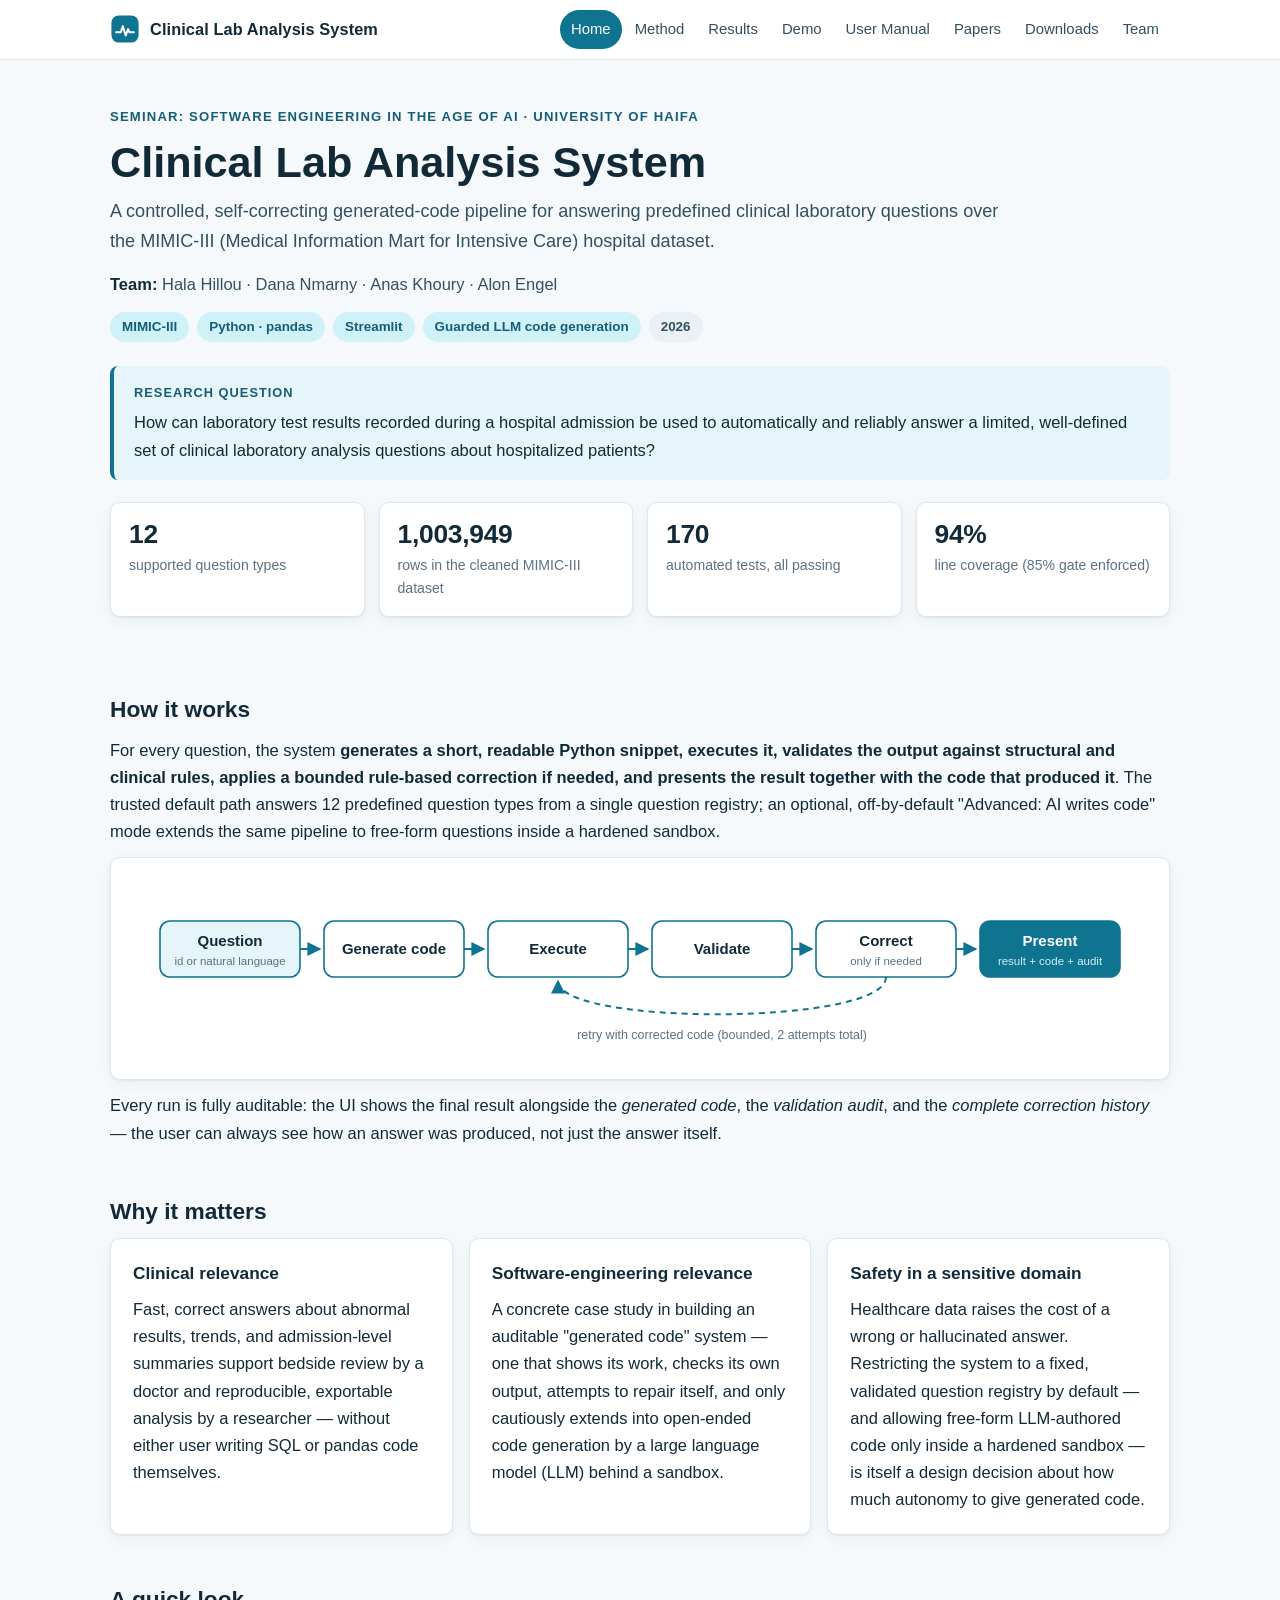
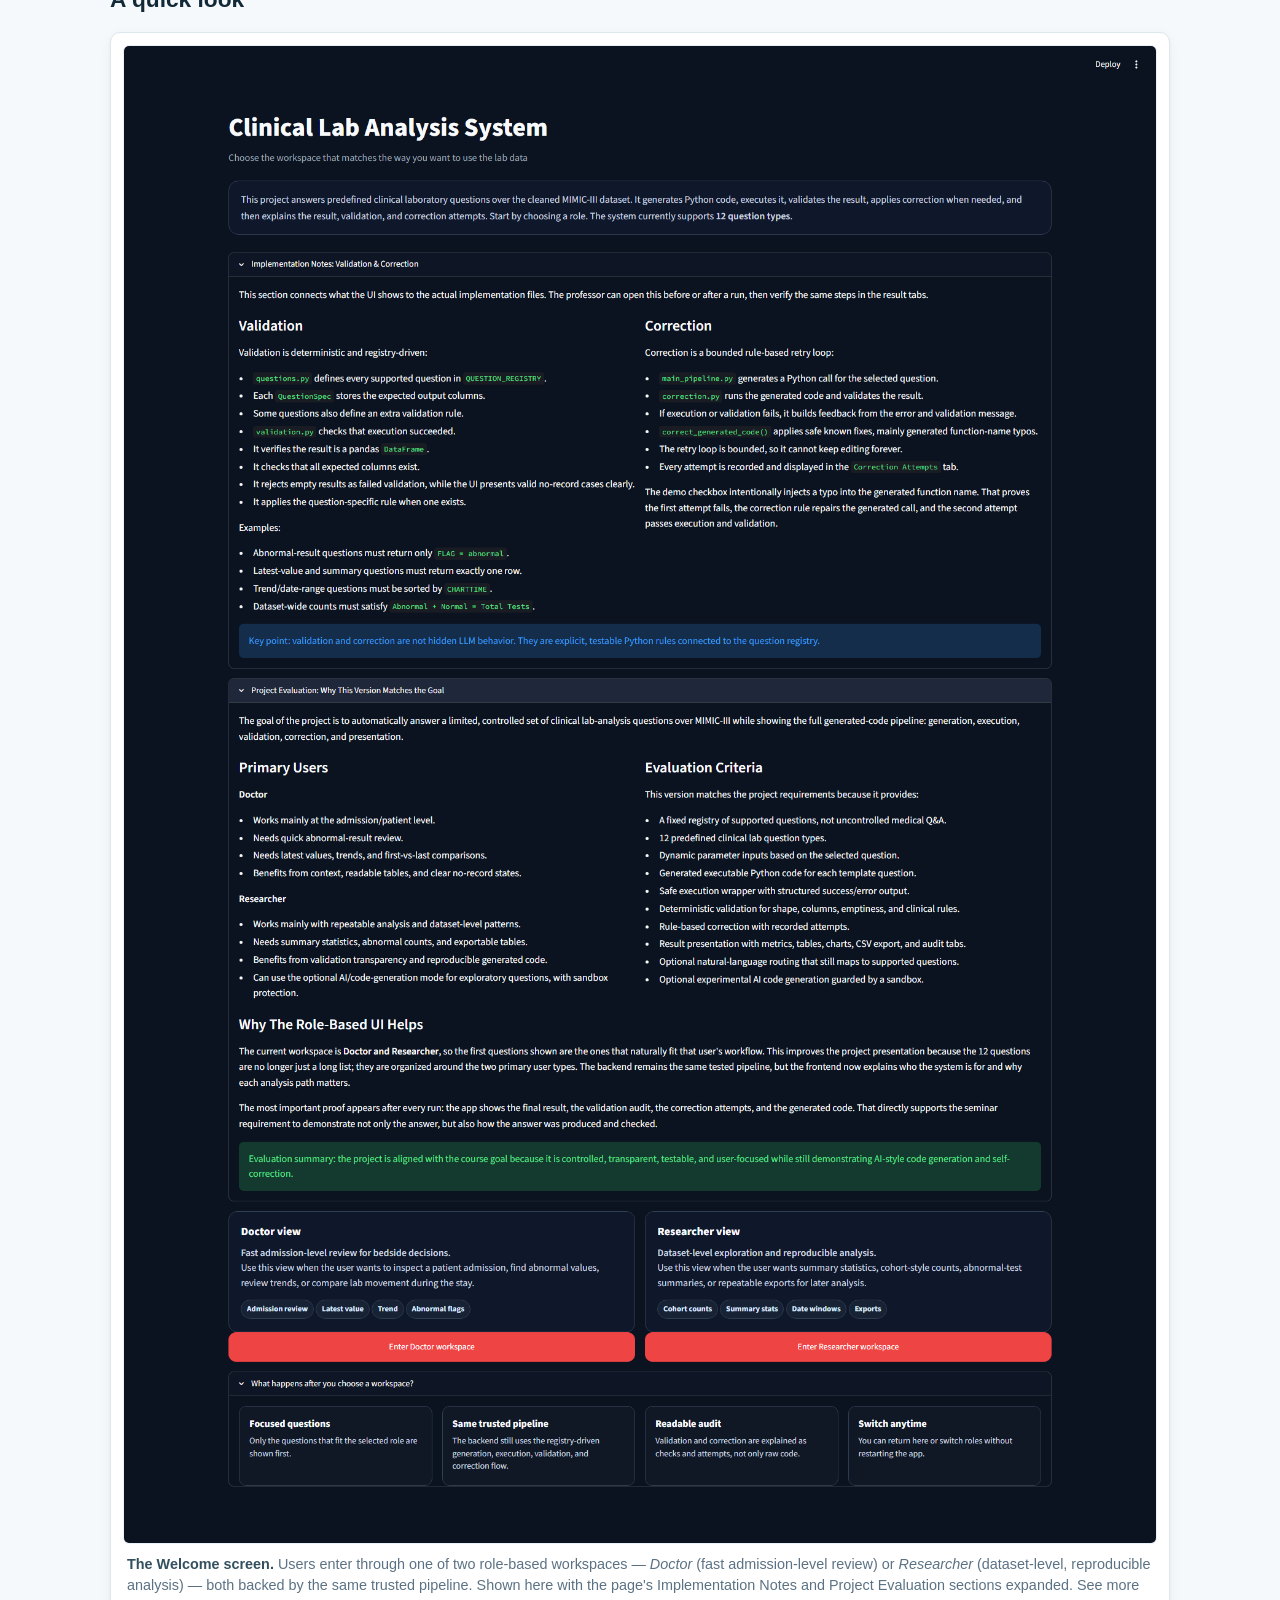
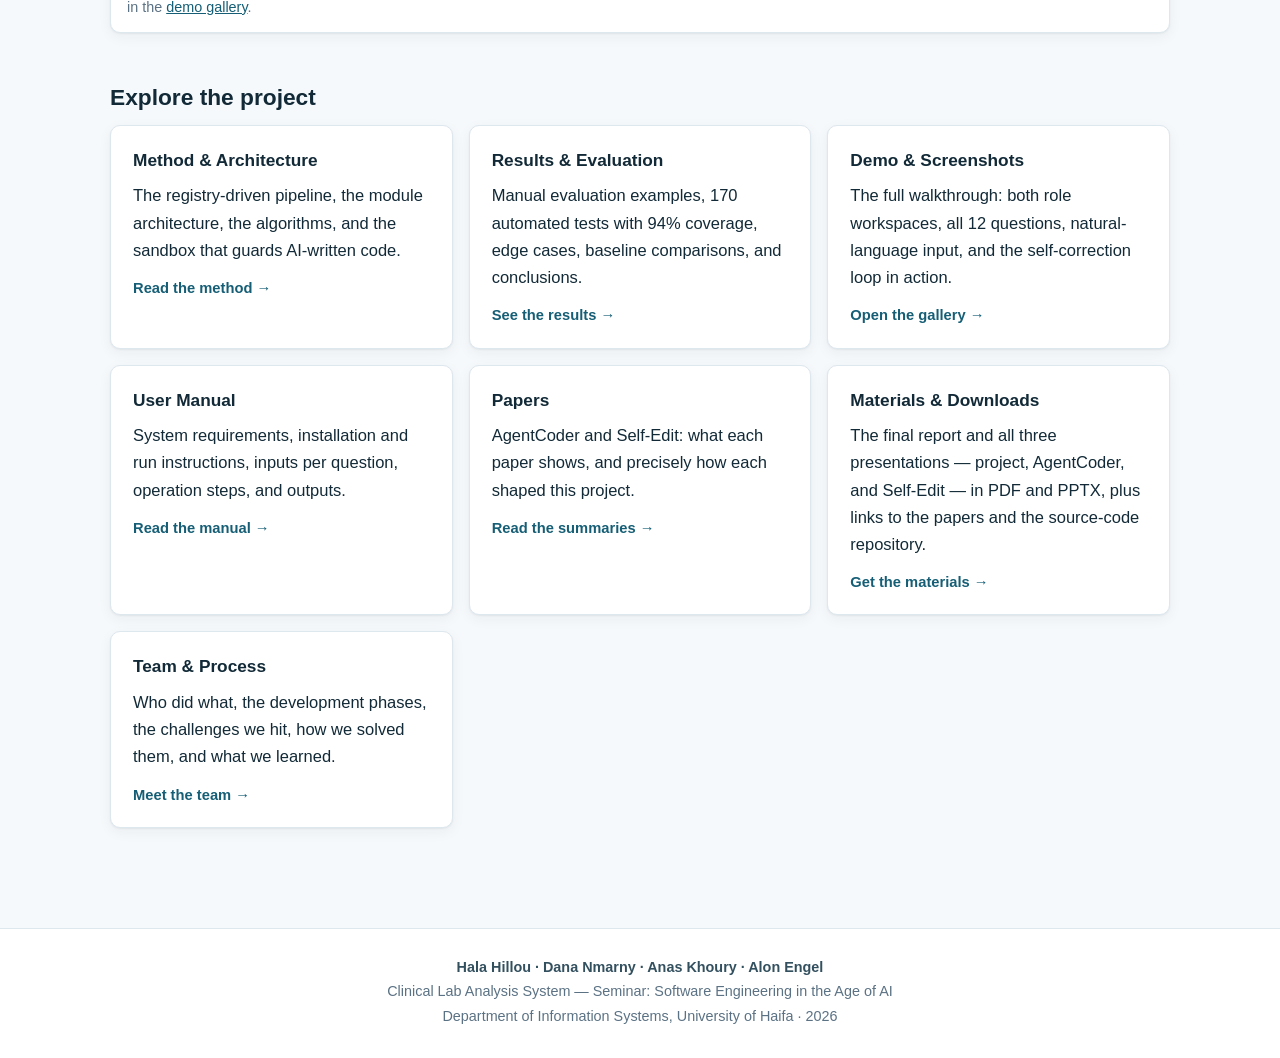
<file: index.htm>
<!DOCTYPE html>
<html lang="en">
<head>
<meta charset="utf-8">
<meta name="viewport" content="width=device-width, initial-scale=1">
<title>Clinical Lab Analysis System — Home</title>
<meta name="description" content="Clinical Lab Analysis System: a controlled, self-correcting generated-code pipeline for answering predefined clinical laboratory questions over MIMIC-III. Seminar project, University of Haifa.">
<link rel="icon" href="data:image/svg+xml,%3Csvg xmlns='http://www.w3.org/2000/svg' viewBox='0 0 32 32'%3E%3Crect x='1.5' y='1.5' width='29' height='29' rx='8' fill='%230e7490'/%3E%3Cpath d='M6.5 19.5h5l2.2-6.5 3 10 2.6-7 1.4 3.5h4.8' stroke='%23ffffff' stroke-width='2.1' stroke-linecap='round' stroke-linejoin='round' fill='none'/%3E%3C/svg%3E">
<link rel="stylesheet" href="assets/style.css">
</head>
<body>

<header class="site-header">
  <div class="header-inner">
    <a class="brand" href="index.htm" aria-label="Clinical Lab Analysis System — home">
      <svg width="30" height="30" viewBox="0 0 32 32" fill="none" aria-hidden="true">
        <rect x="1.5" y="1.5" width="29" height="29" rx="8" fill="#0e7490"/>
        <path d="M6.5 19.5h5l2.2-6.5 3 10 2.6-7 1.4 3.5h4.8" stroke="#ffffff" stroke-width="2.1" stroke-linecap="round" stroke-linejoin="round" fill="none"/>
      </svg>
      Clinical Lab Analysis System
    </a>
    <nav class="site-nav" aria-label="Main navigation">
      <a href="index.htm" class="active">Home</a>
      <a href="method.htm">Method</a>
      <a href="results.htm">Results</a>
      <a href="demo.htm">Demo</a>
      <a href="manual.htm">User Manual</a>
      <a href="papers.htm">Papers</a>
      <a href="downloads.htm">Downloads</a>
      <a href="team.htm">Team</a>
    </nav>
  </div>
</header>

<main>

  <section class="hero">
    <p class="kicker">Seminar: Software Engineering in the Age of AI · University of Haifa</p>
    <h1>Clinical Lab Analysis System</h1>
    <p class="subtitle">A controlled, self-correcting generated-code pipeline for answering predefined clinical laboratory questions over the MIMIC-III (Medical Information Mart for Intensive Care) hospital dataset.</p>
    <p class="team-line"><strong>Team:</strong> Hala Hillou · Dana Nmarny · Anas Khoury · Alon Engel</p>
    <ul class="chips">
      <li class="chip">MIMIC-III</li>
      <li class="chip">Python · pandas</li>
      <li class="chip">Streamlit</li>
      <li class="chip">Guarded LLM code generation</li>
      <li class="chip neutral">2026</li>
    </ul>

    <div class="callout">
      <p class="label">Research question</p>
      <p>How can laboratory test results recorded during a hospital admission be used to automatically and reliably answer a limited, well-defined set of clinical laboratory analysis questions about hospitalized patients?</p>
    </div>

    <div class="stats-row">
      <div class="stat"><div class="value">12</div><div class="label">supported question types</div></div>
      <div class="stat"><div class="value">1,003,949</div><div class="label">rows in the cleaned MIMIC-III dataset</div></div>
      <div class="stat"><div class="value">170</div><div class="label">automated tests, all passing</div></div>
      <div class="stat"><div class="value">94%</div><div class="label">line coverage (85% gate enforced)</div></div>
    </div>
  </section>

  <section>
    <h2>How it works</h2>
    <p>For every question, the system <strong>generates a short, readable Python snippet, executes it, validates the output against structural and clinical rules, applies a bounded rule-based correction if needed, and presents the result together with the code that produced it</strong>. The trusted default path answers 12 predefined question types from a single question registry; an optional, off-by-default "Advanced: AI&nbsp;writes&nbsp;code" mode extends the same pipeline to free-form questions inside a hardened sandbox.</p>

    <div class="pipeline-wrap" role="img" aria-label="Pipeline diagram: question, generate code, execute, validate, correct if needed with a retry loop back to execute, then present.">
      <svg width="980" height="185" viewBox="0 0 980 185" font-family="-apple-system, 'Segoe UI', Roboto, Arial, sans-serif">
        <defs>
          <marker id="arrow" viewBox="0 0 10 10" refX="9" refY="5" markerWidth="7" markerHeight="7" orient="auto-start-reverse">
            <path d="M0 0 L10 5 L0 10 z" fill="#0e7490"/>
          </marker>
        </defs>
        <!-- boxes -->
        <g font-size="15" font-weight="600" text-anchor="middle">
          <rect x="10"  y="45" width="140" height="56" rx="10" fill="#e6f5f9" stroke="#0e7490" stroke-width="1.6"/>
          <text x="80" y="70" fill="#122a37">Question</text>
          <text x="80" y="89" fill="#5b7284" font-size="11.5" font-weight="400">id or natural language</text>

          <rect x="174" y="45" width="140" height="56" rx="10" fill="#ffffff" stroke="#0e7490" stroke-width="1.6"/>
          <text x="244" y="78" fill="#122a37">Generate code</text>

          <rect x="338" y="45" width="140" height="56" rx="10" fill="#ffffff" stroke="#0e7490" stroke-width="1.6"/>
          <text x="408" y="78" fill="#122a37">Execute</text>

          <rect x="502" y="45" width="140" height="56" rx="10" fill="#ffffff" stroke="#0e7490" stroke-width="1.6"/>
          <text x="572" y="78" fill="#122a37">Validate</text>

          <rect x="666" y="45" width="140" height="56" rx="10" fill="#ffffff" stroke="#0e7490" stroke-width="1.6"/>
          <text x="736" y="70" fill="#122a37">Correct</text>
          <text x="736" y="89" fill="#5b7284" font-size="11.5" font-weight="400">only if needed</text>

          <rect x="830" y="45" width="140" height="56" rx="10" fill="#0e7490" stroke="#0e7490" stroke-width="1.6"/>
          <text x="900" y="70" fill="#ffffff">Present</text>
          <text x="900" y="89" fill="#cff1f8" font-size="11.5" font-weight="400">result + code + audit</text>
        </g>
        <!-- arrows -->
        <g stroke="#0e7490" stroke-width="2" fill="none">
          <line x1="150" y1="73" x2="170" y2="73" marker-end="url(#arrow)"/>
          <line x1="314" y1="73" x2="334" y2="73" marker-end="url(#arrow)"/>
          <line x1="478" y1="73" x2="498" y2="73" marker-end="url(#arrow)"/>
          <line x1="642" y1="73" x2="662" y2="73" marker-end="url(#arrow)"/>
          <line x1="806" y1="73" x2="826" y2="73" marker-end="url(#arrow)"/>
          <path d="M 736 101 C 736 150, 408 150, 408 105" stroke-dasharray="6 5" marker-end="url(#arrow)"/>
        </g>
        <text x="572" y="163" fill="#5b7284" font-size="12.5" text-anchor="middle">retry with corrected code (bounded, 2 attempts total)</text>
      </svg>
    </div>
    <p style="margin-top:12px;">Every run is fully auditable: the UI shows the final result alongside the <em>generated code</em>, the <em>validation audit</em>, and the <em>complete correction history</em> — the user can always see how an answer was produced, not just the answer itself.</p>
  </section>

  <section>
    <h2>Why it matters</h2>
    <div class="grid-3">
      <div class="card">
        <h3>Clinical relevance</h3>
        <p>Fast, correct answers about abnormal results, trends, and admission-level summaries support bedside review by a doctor and reproducible, exportable analysis by a researcher — without either user writing SQL or pandas code themselves.</p>
      </div>
      <div class="card">
        <h3>Software-engineering relevance</h3>
        <p>A concrete case study in building an auditable "generated code" system — one that shows its work, checks its own output, attempts to repair itself, and only cautiously extends into open-ended code generation by a large language model (LLM) behind a sandbox.</p>
      </div>
      <div class="card">
        <h3>Safety in a sensitive domain</h3>
        <p>Healthcare data raises the cost of a wrong or hallucinated answer. Restricting the system to a fixed, validated question registry by default — and allowing free-form LLM-authored code only inside a hardened sandbox — is itself a design decision about how much autonomy to give generated code.</p>
      </div>
    </div>
  </section>

  <section>
    <h2>A quick look</h2>
    <figure>
      <a href="assets/img/welcome_expanded.png"><img src="assets/img/welcome_expanded.png" alt="The Welcome screen of the Clinical Lab Analysis System, with the Implementation Notes and Project Evaluation sections expanded below the Doctor and Researcher role cards."></a>
      <figcaption><strong>The Welcome screen.</strong> Users enter through one of two role-based workspaces — <em>Doctor</em> (fast admission-level review) or <em>Researcher</em> (dataset-level, reproducible analysis) — both backed by the same trusted pipeline. Shown here with the page's Implementation Notes and Project Evaluation sections expanded. See more in the <a href="demo.htm">demo gallery</a>.</figcaption>
    </figure>
  </section>

  <section>
    <h2>Explore the project</h2>
    <div class="grid-3">
      <a class="card card-link" href="method.htm">
        <h3>Method &amp; Architecture</h3>
        <p>The registry-driven pipeline, the module architecture, the algorithms, and the sandbox that guards AI-written code.</p>
        <p class="go">Read the method →</p>
      </a>
      <a class="card card-link" href="results.htm">
        <h3>Results &amp; Evaluation</h3>
        <p>Manual evaluation examples, 170 automated tests with 94% coverage, edge cases, baseline comparisons, and conclusions.</p>
        <p class="go">See the results →</p>
      </a>
      <a class="card card-link" href="demo.htm">
        <h3>Demo &amp; Screenshots</h3>
        <p>The full walkthrough: both role workspaces, all 12 questions, natural-language input, and the self-correction loop in action.</p>
        <p class="go">Open the gallery →</p>
      </a>
      <a class="card card-link" href="manual.htm">
        <h3>User Manual</h3>
        <p>System requirements, installation and run instructions, inputs per question, operation steps, and outputs.</p>
        <p class="go">Read the manual →</p>
      </a>
      <a class="card card-link" href="papers.htm">
        <h3>Papers</h3>
        <p>AgentCoder and Self-Edit: what each paper shows, and precisely how each shaped this project.</p>
        <p class="go">Read the summaries →</p>
      </a>
      <a class="card card-link" href="downloads.htm">
        <h3>Materials &amp; Downloads</h3>
        <p>The final report and all three presentations — project, AgentCoder, and Self-Edit — in PDF and PPTX, plus links to the papers and the source-code repository.</p>
        <p class="go">Get the materials →</p>
      </a>
      <a class="card card-link" href="team.htm">
        <h3>Team &amp; Process</h3>
        <p>Who did what, the development phases, the challenges we hit, how we solved them, and what we learned.</p>
        <p class="go">Meet the team →</p>
      </a>
    </div>
  </section>

</main>

<footer class="site-footer">
  <div><span class="names">Hala Hillou · Dana Nmarny · Anas Khoury · Alon Engel</span></div>
  <div>Clinical Lab Analysis System — Seminar: Software Engineering in the Age of AI</div>
  <div>Department of Information Systems, University of Haifa · 2026</div>
</footer>

</body>
</html>
</file>
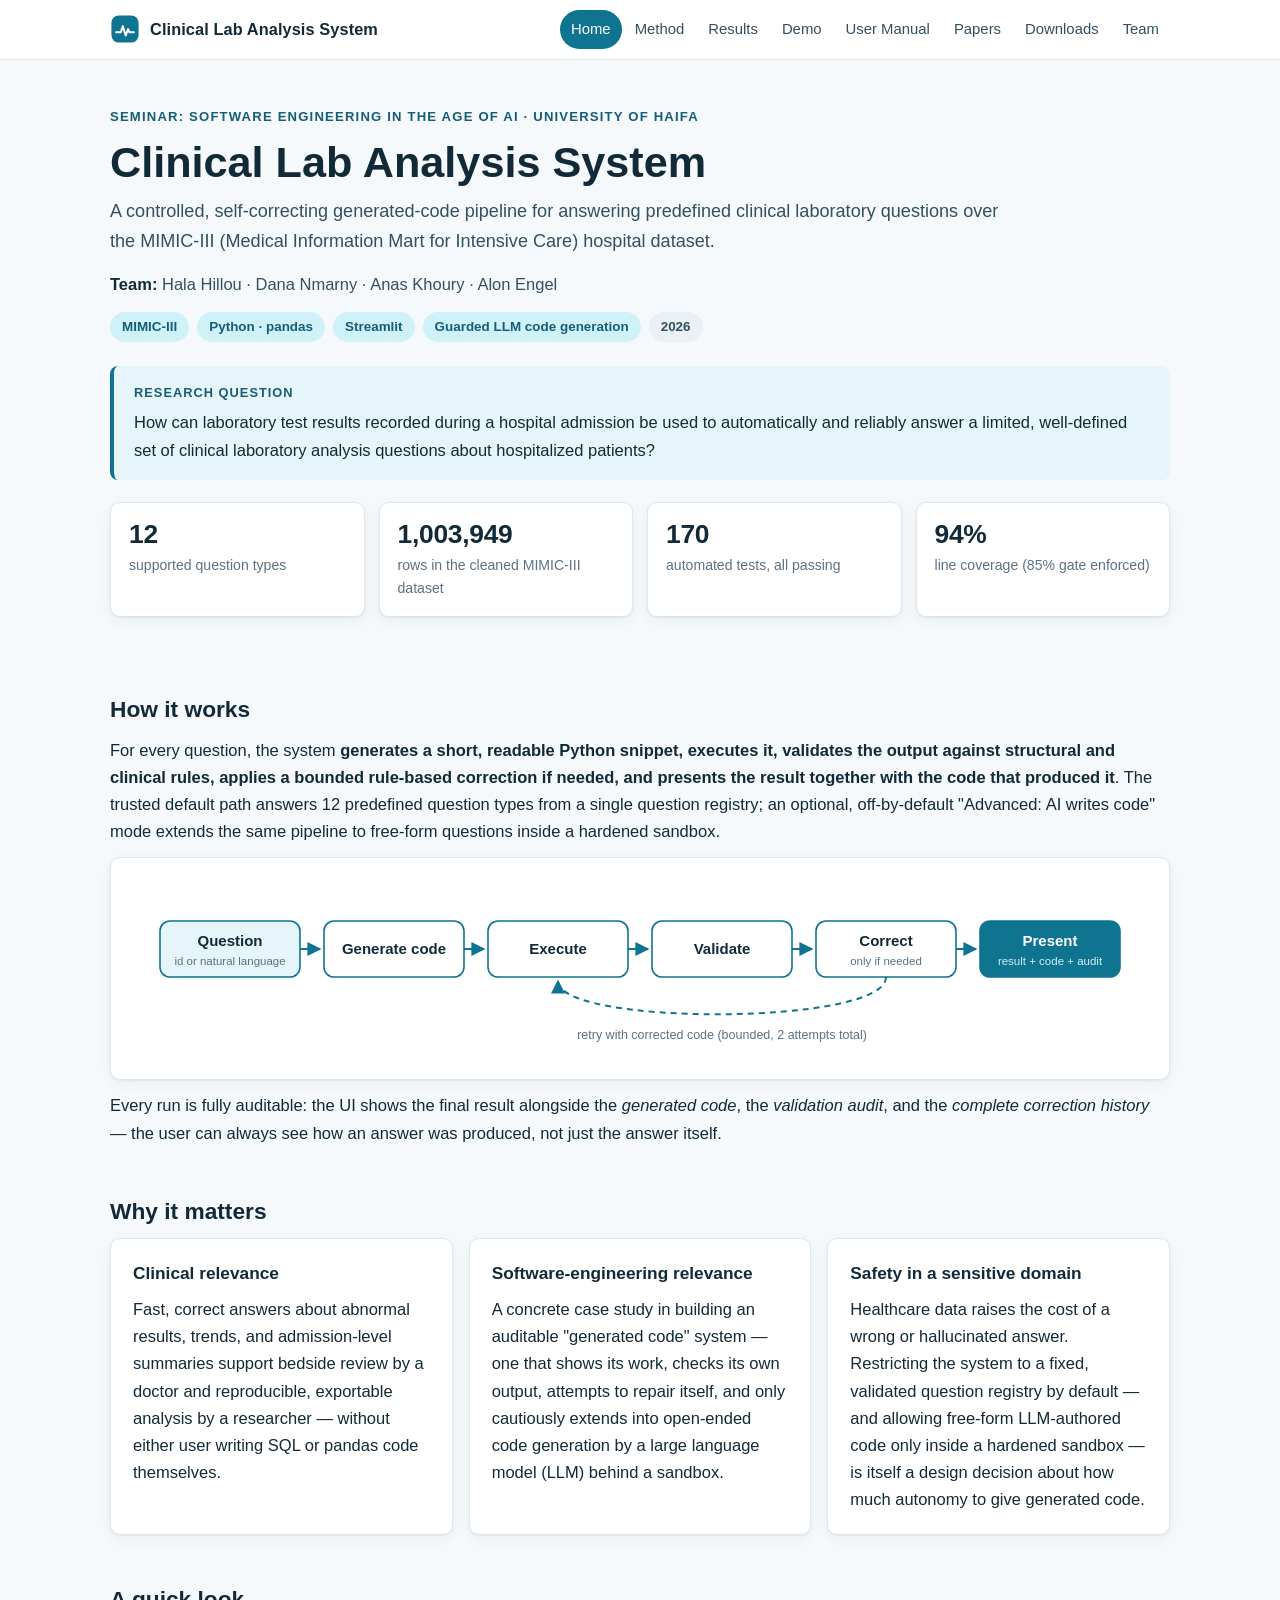
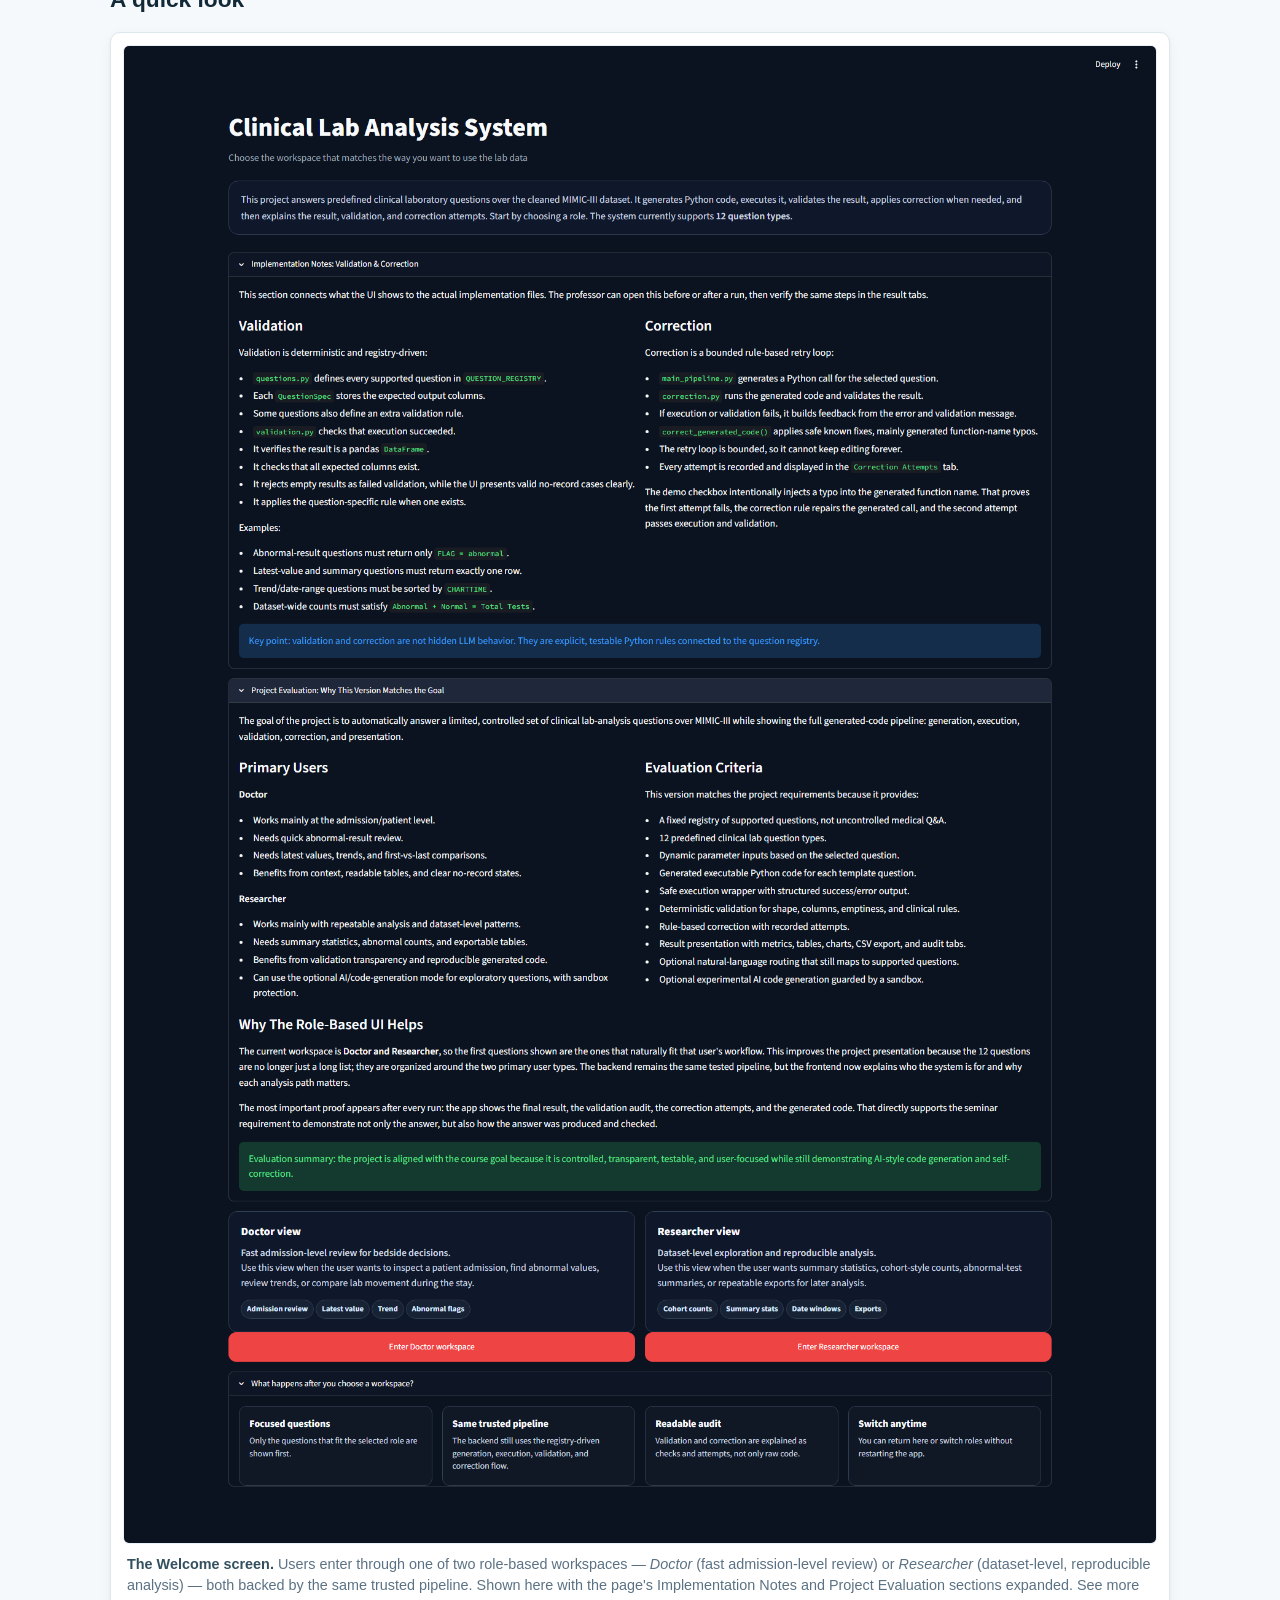
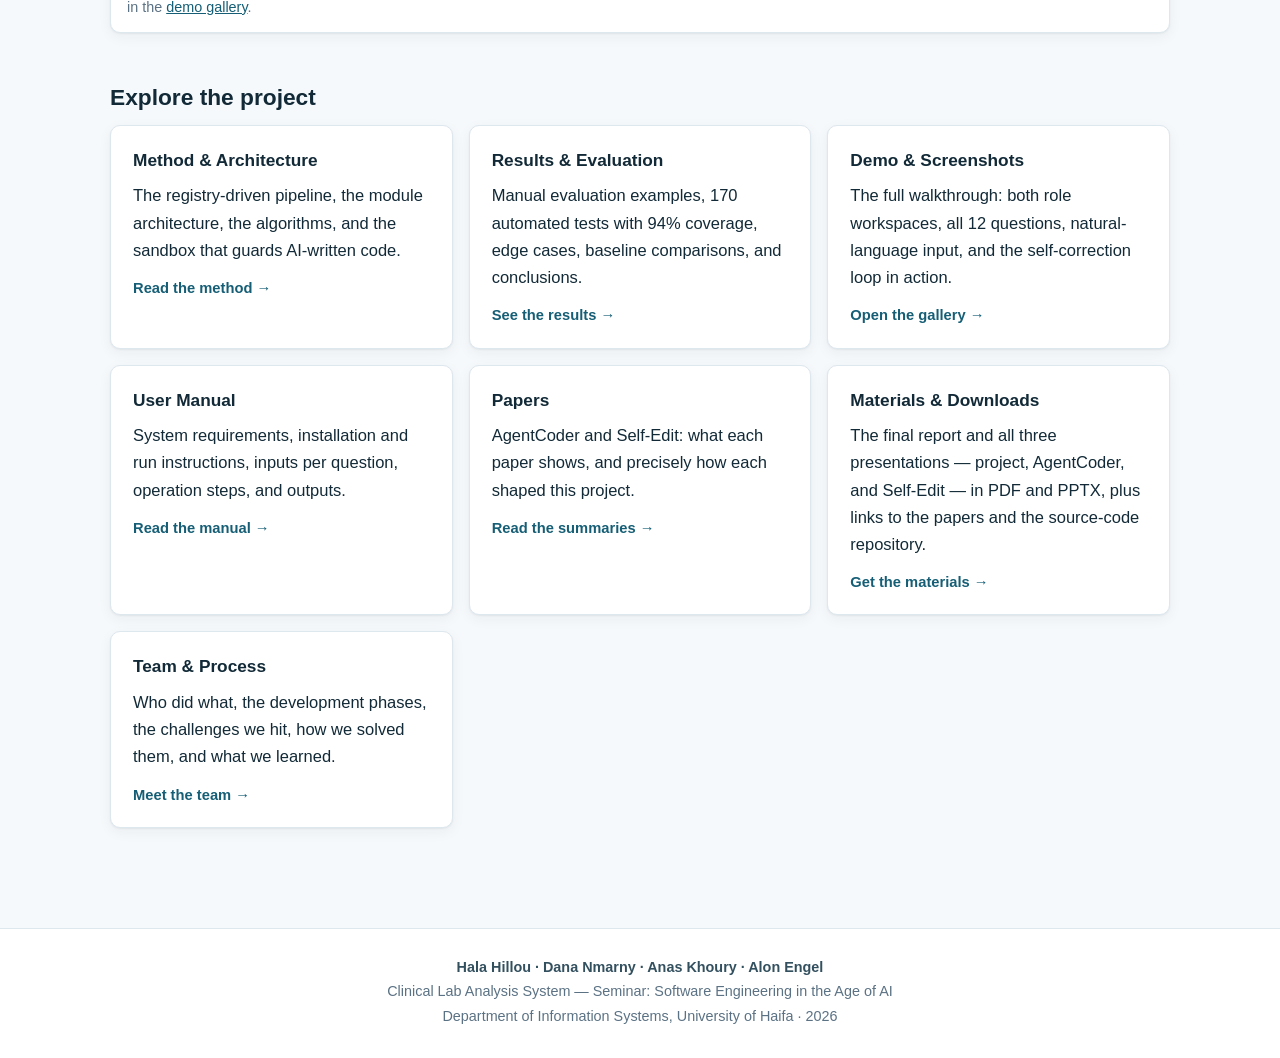
<file: index.html>
<!DOCTYPE html>
<html lang="en">
<head>
<meta charset="utf-8">
<meta http-equiv="refresh" content="0; url=index.htm">
<link rel="canonical" href="index.htm">
<title>Clinical Lab Analysis System</title>
</head>
<body>
<p><a href="index.htm">Continue to the Clinical Lab Analysis System site&hellip;</a></p>
</body>
</html>
</file>
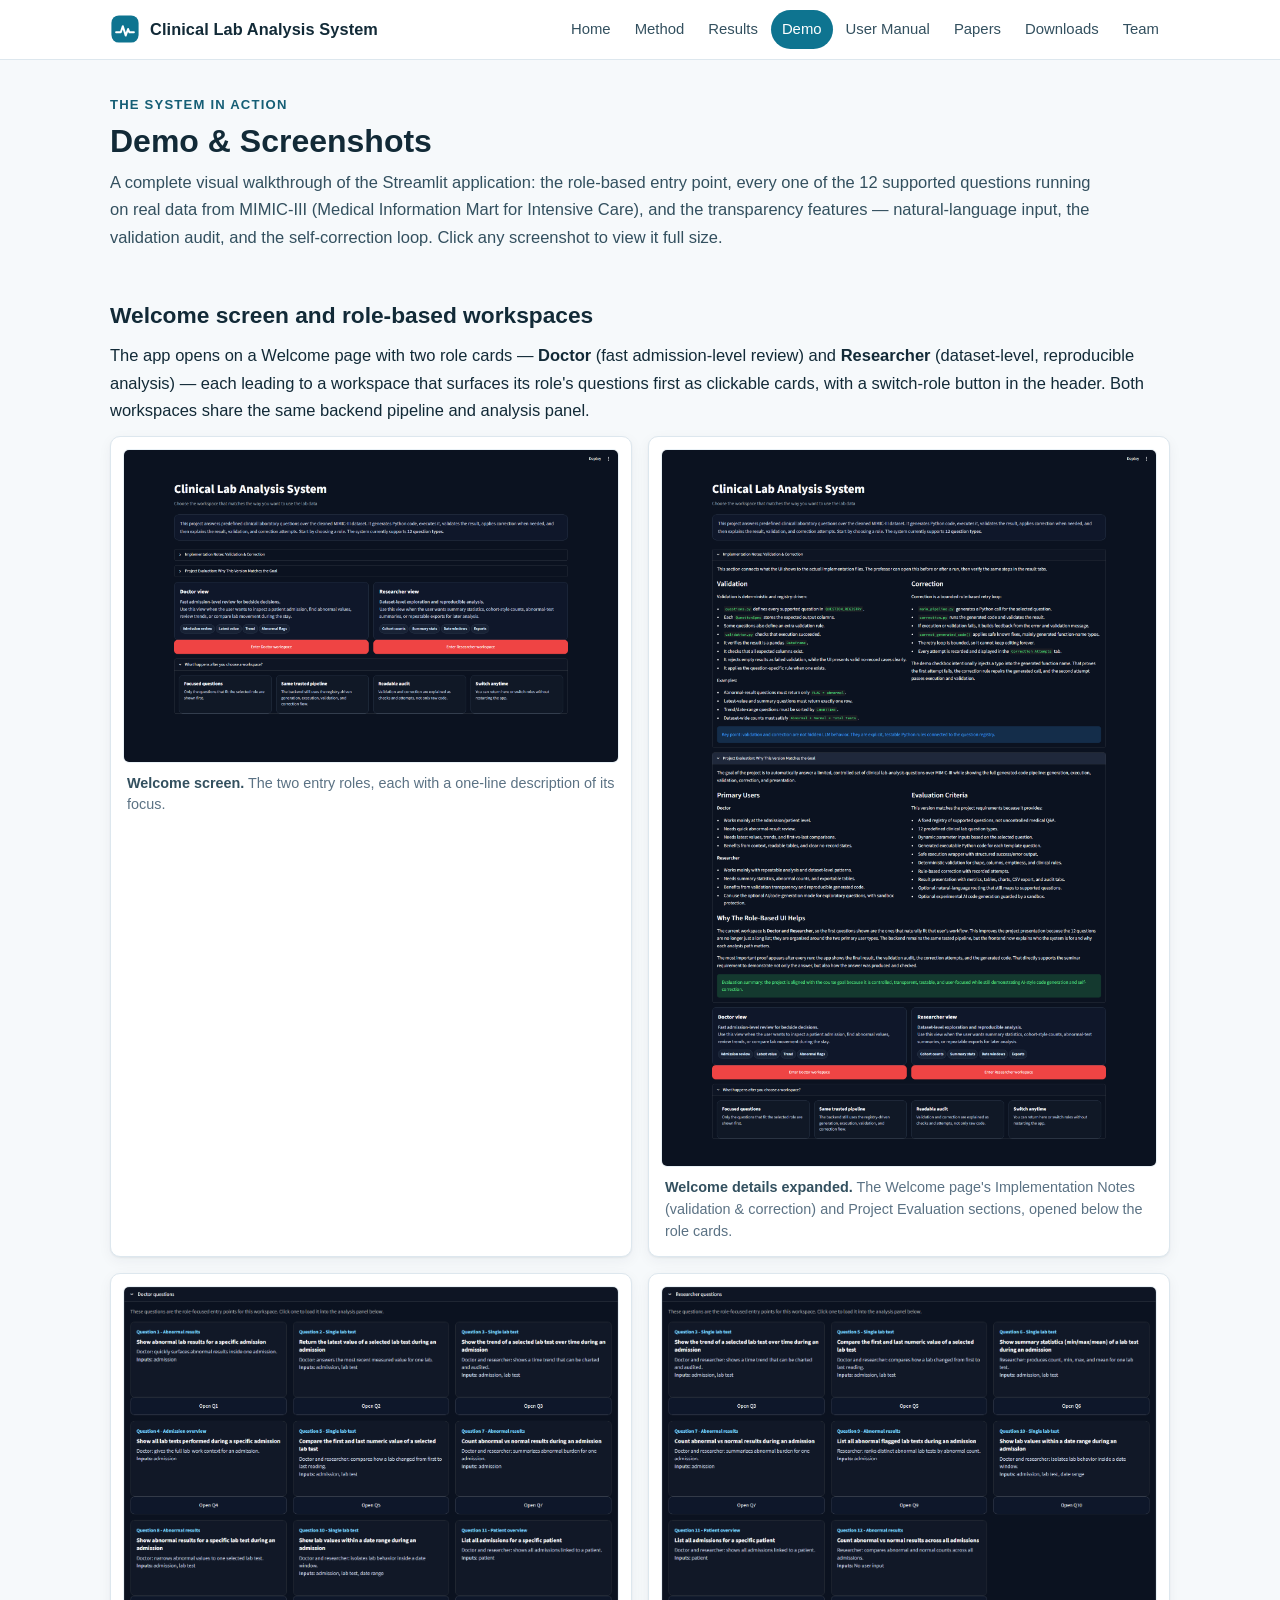
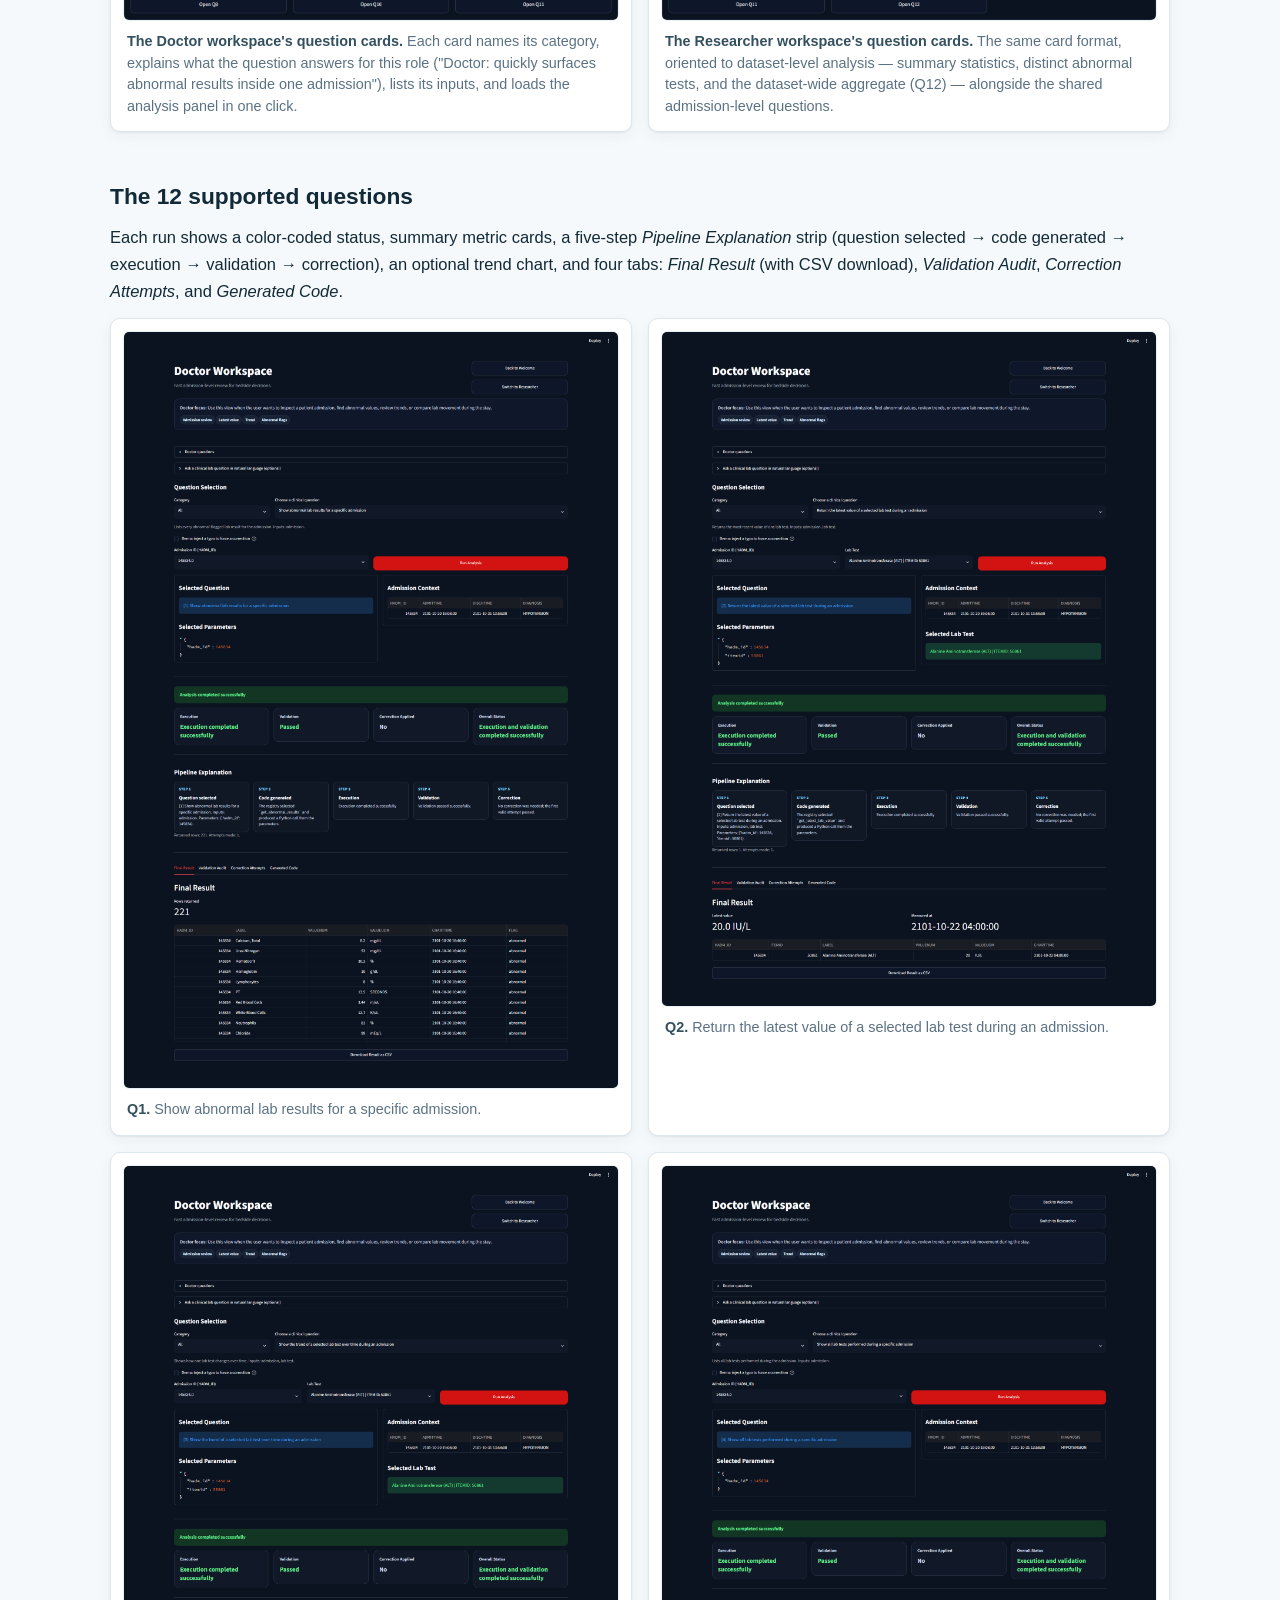
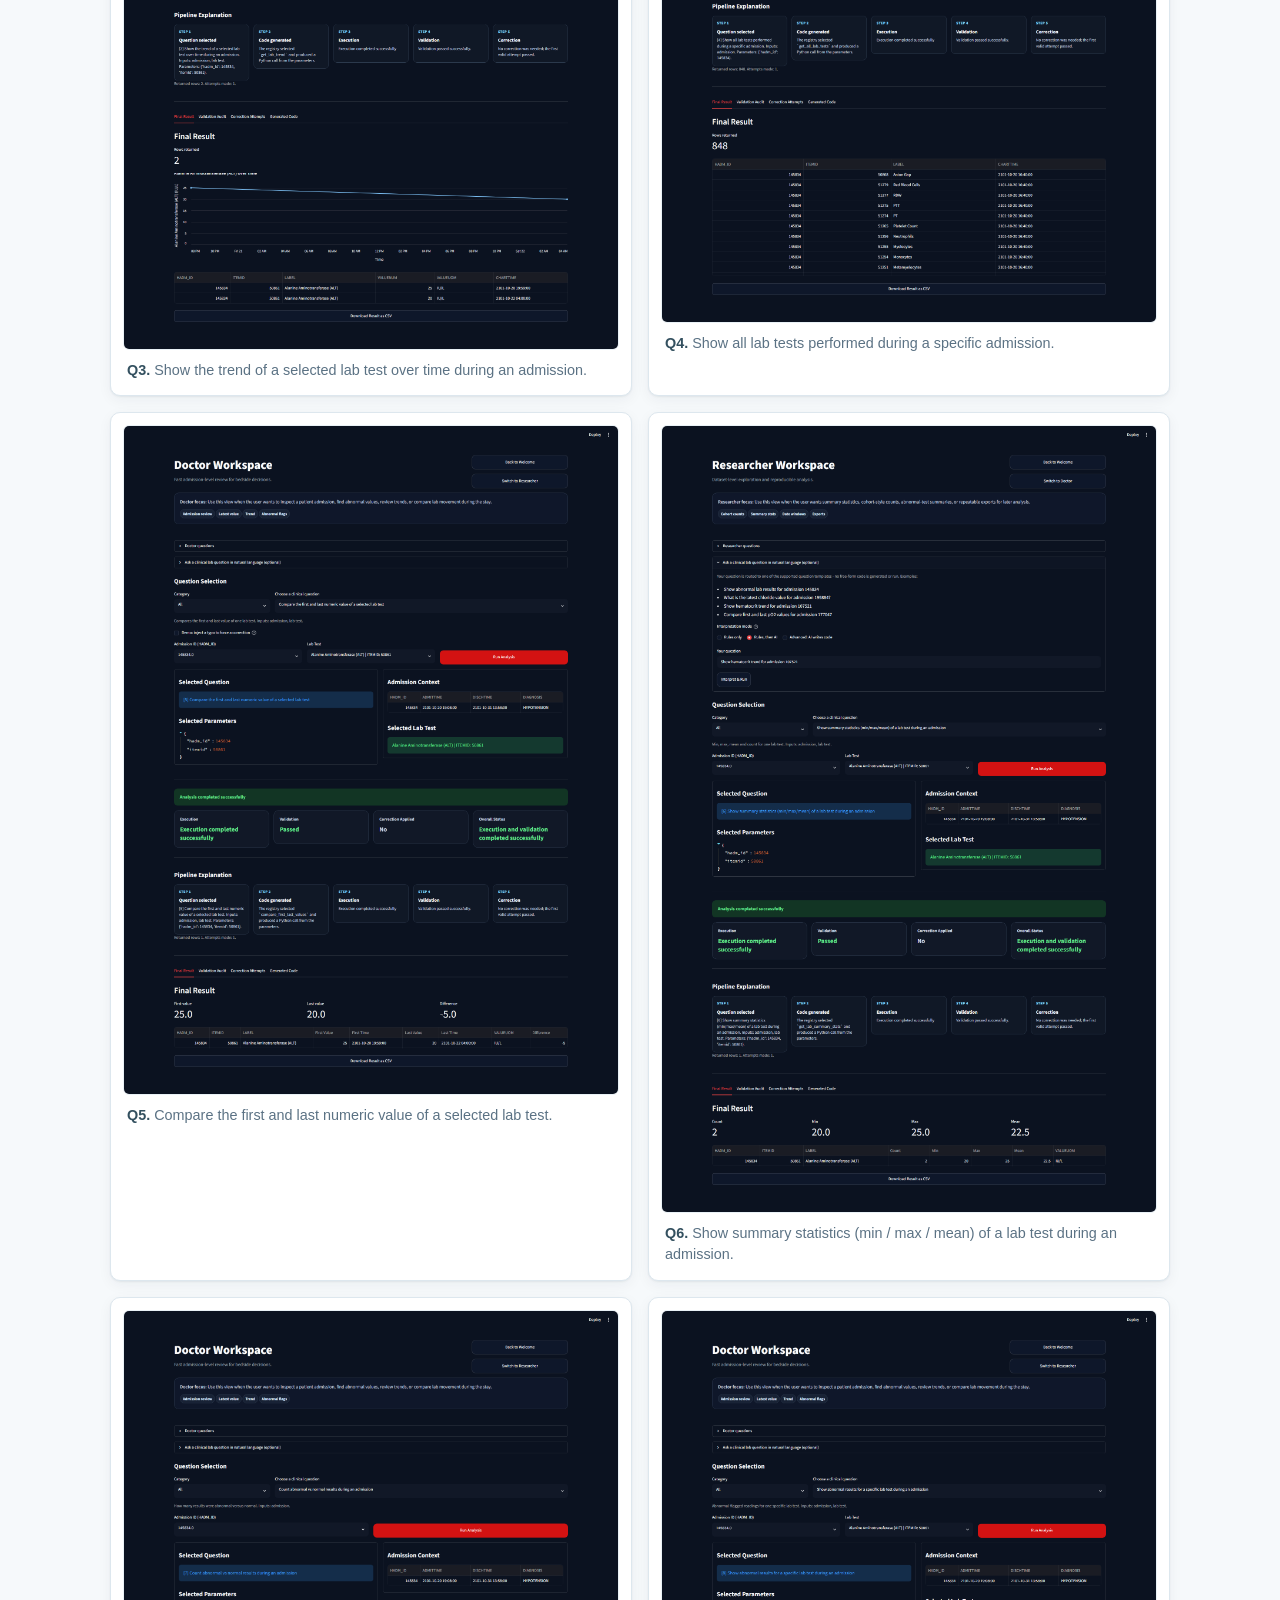
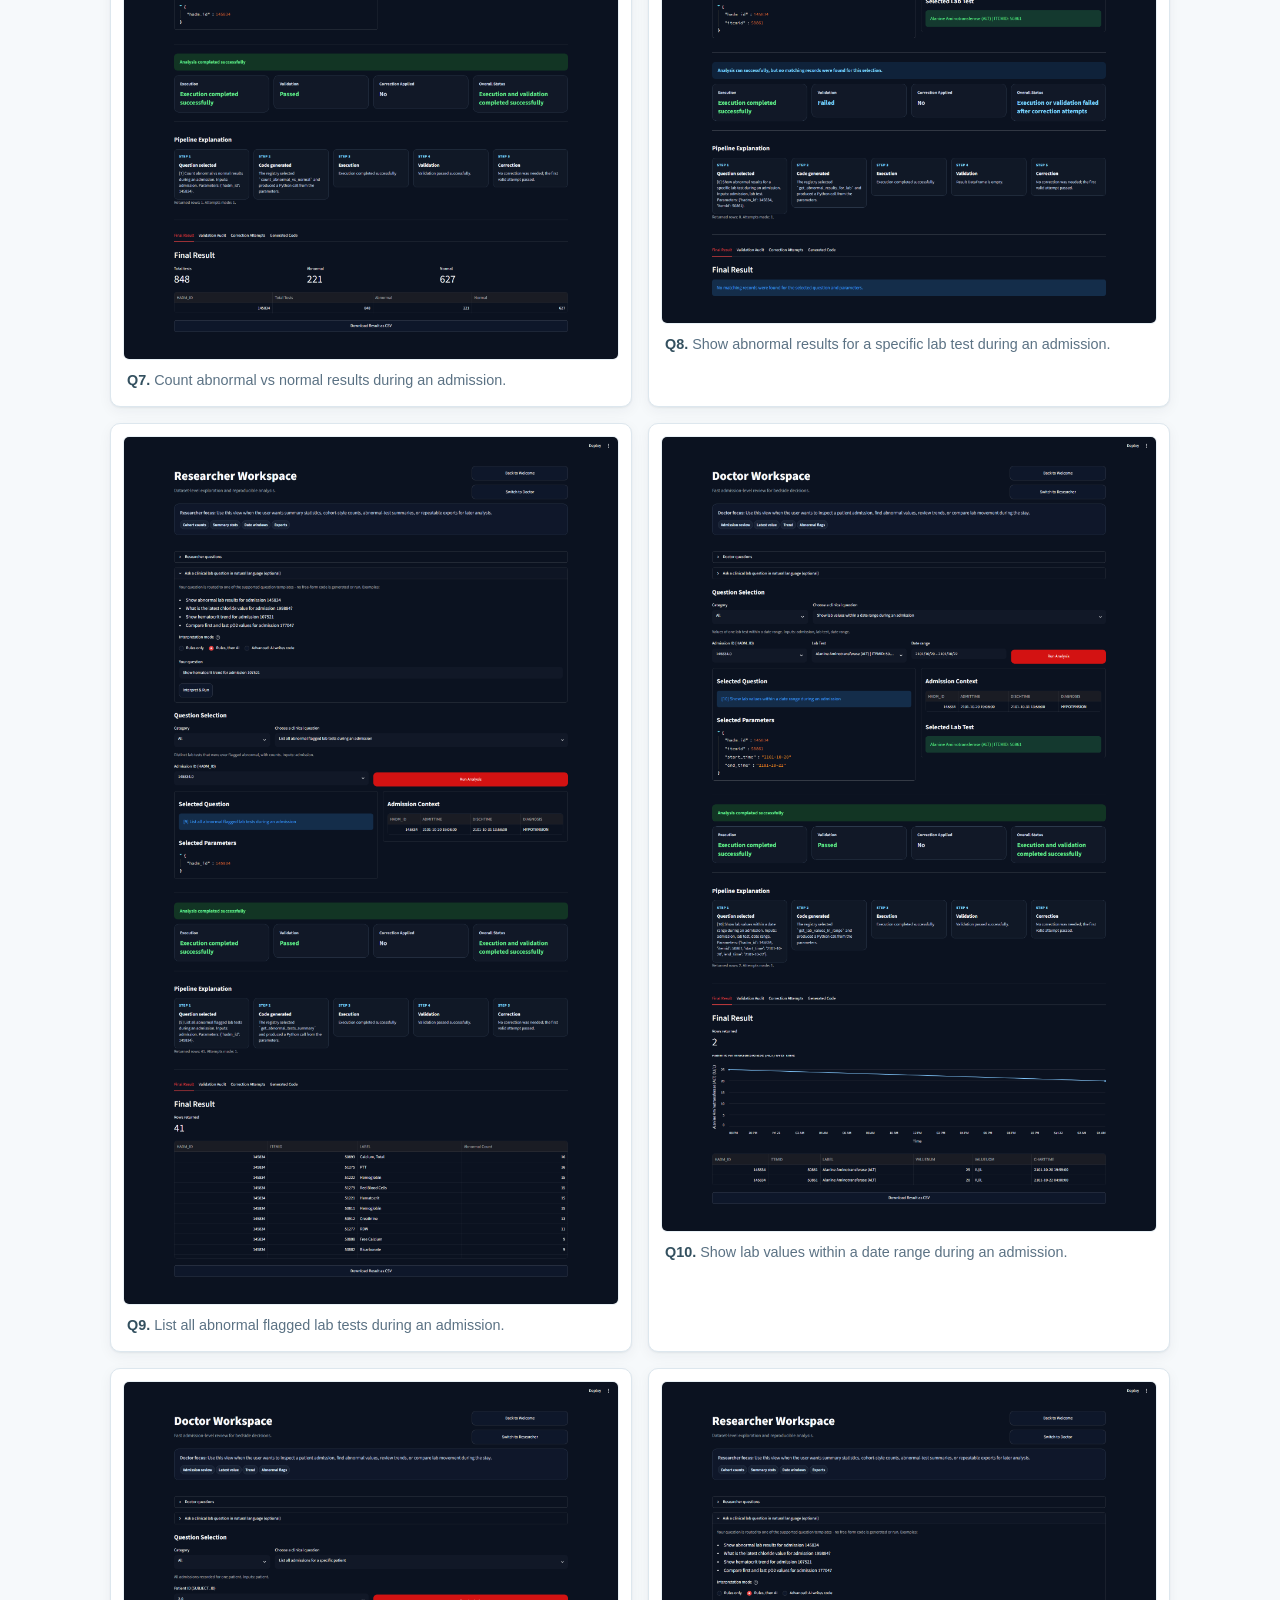
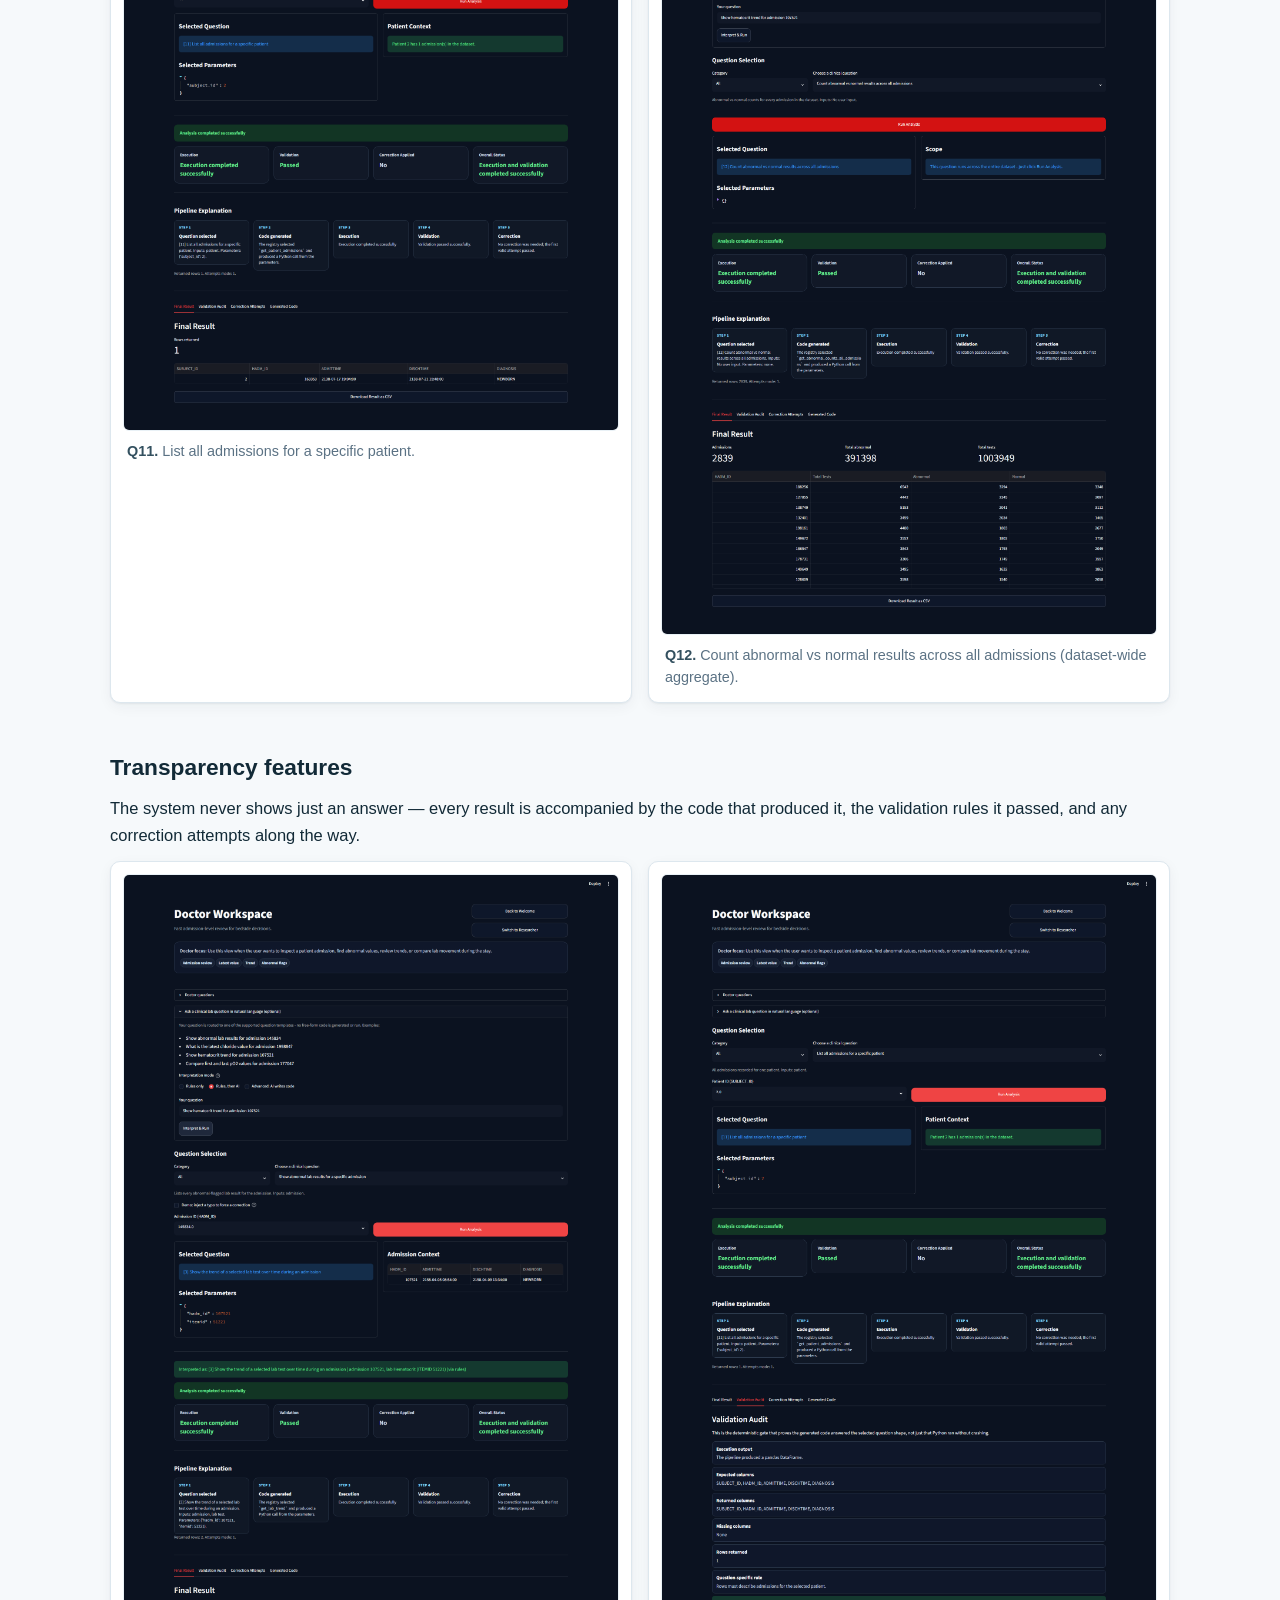
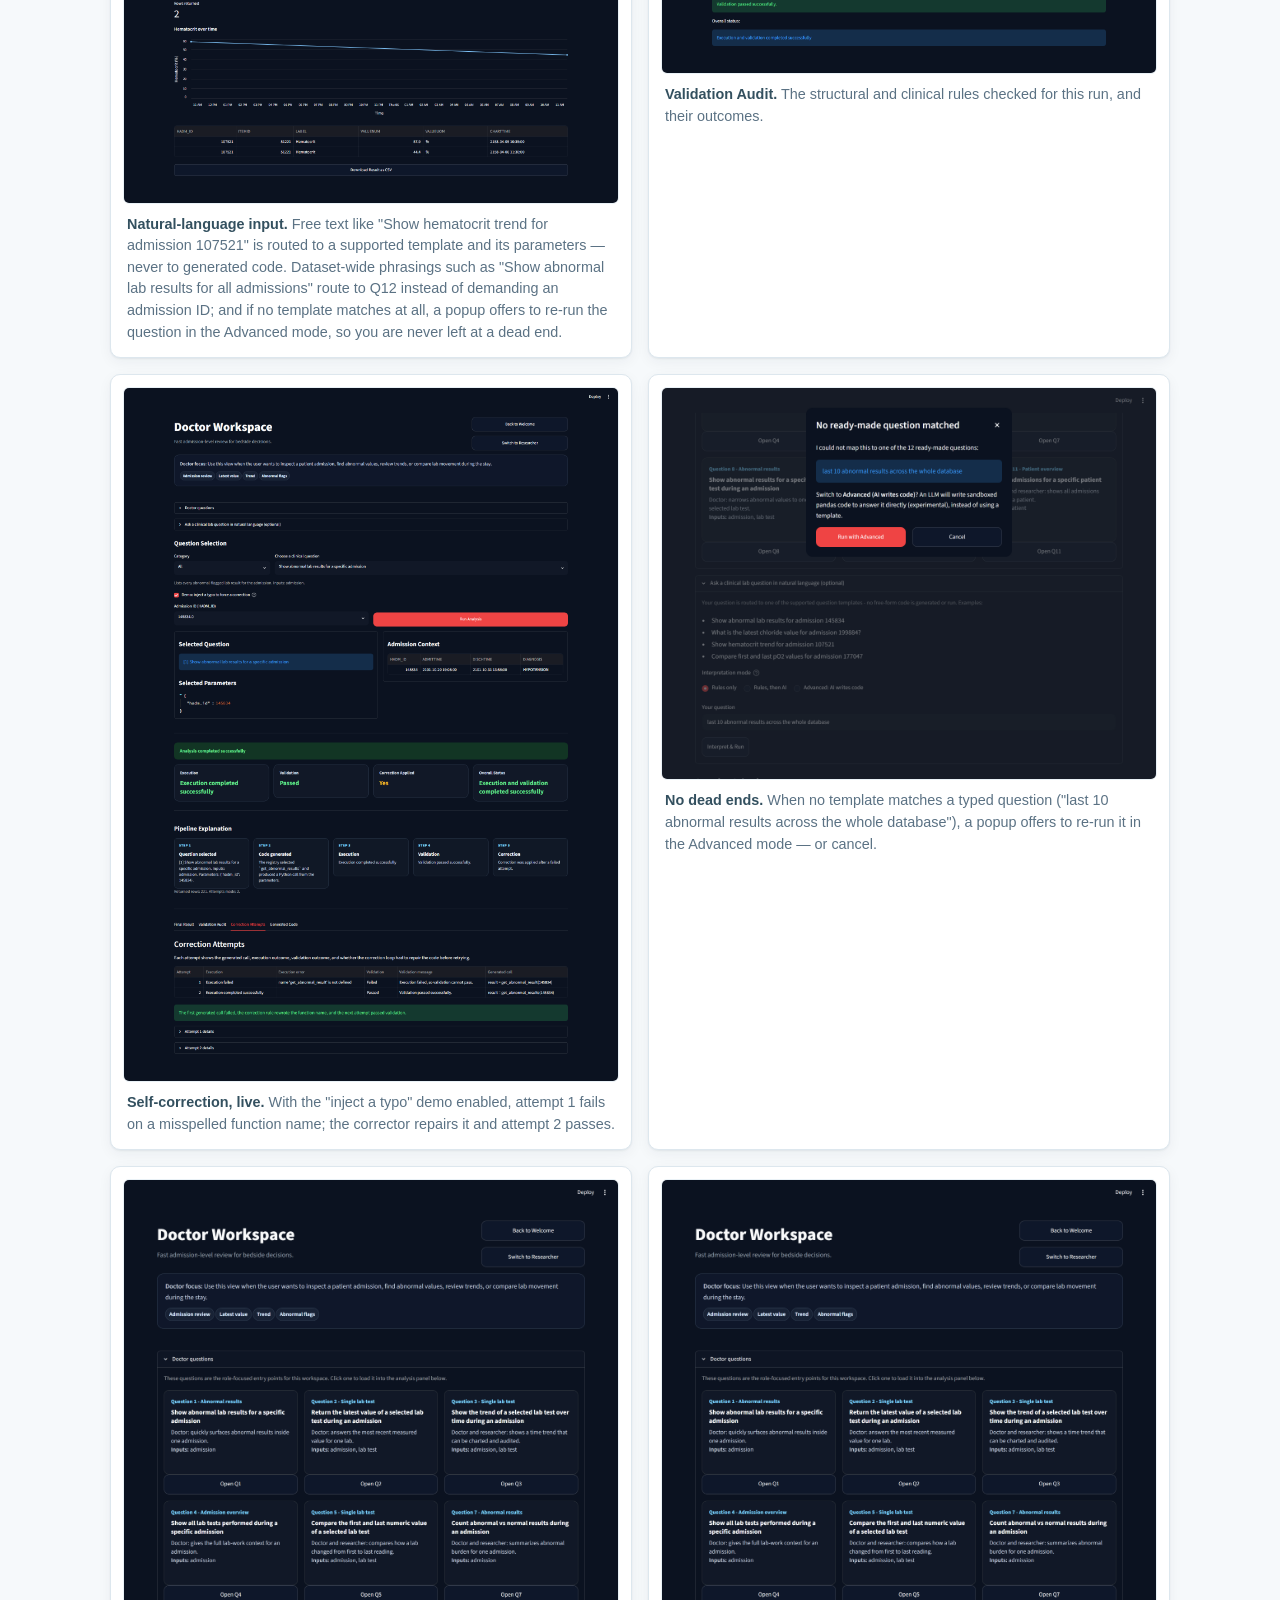
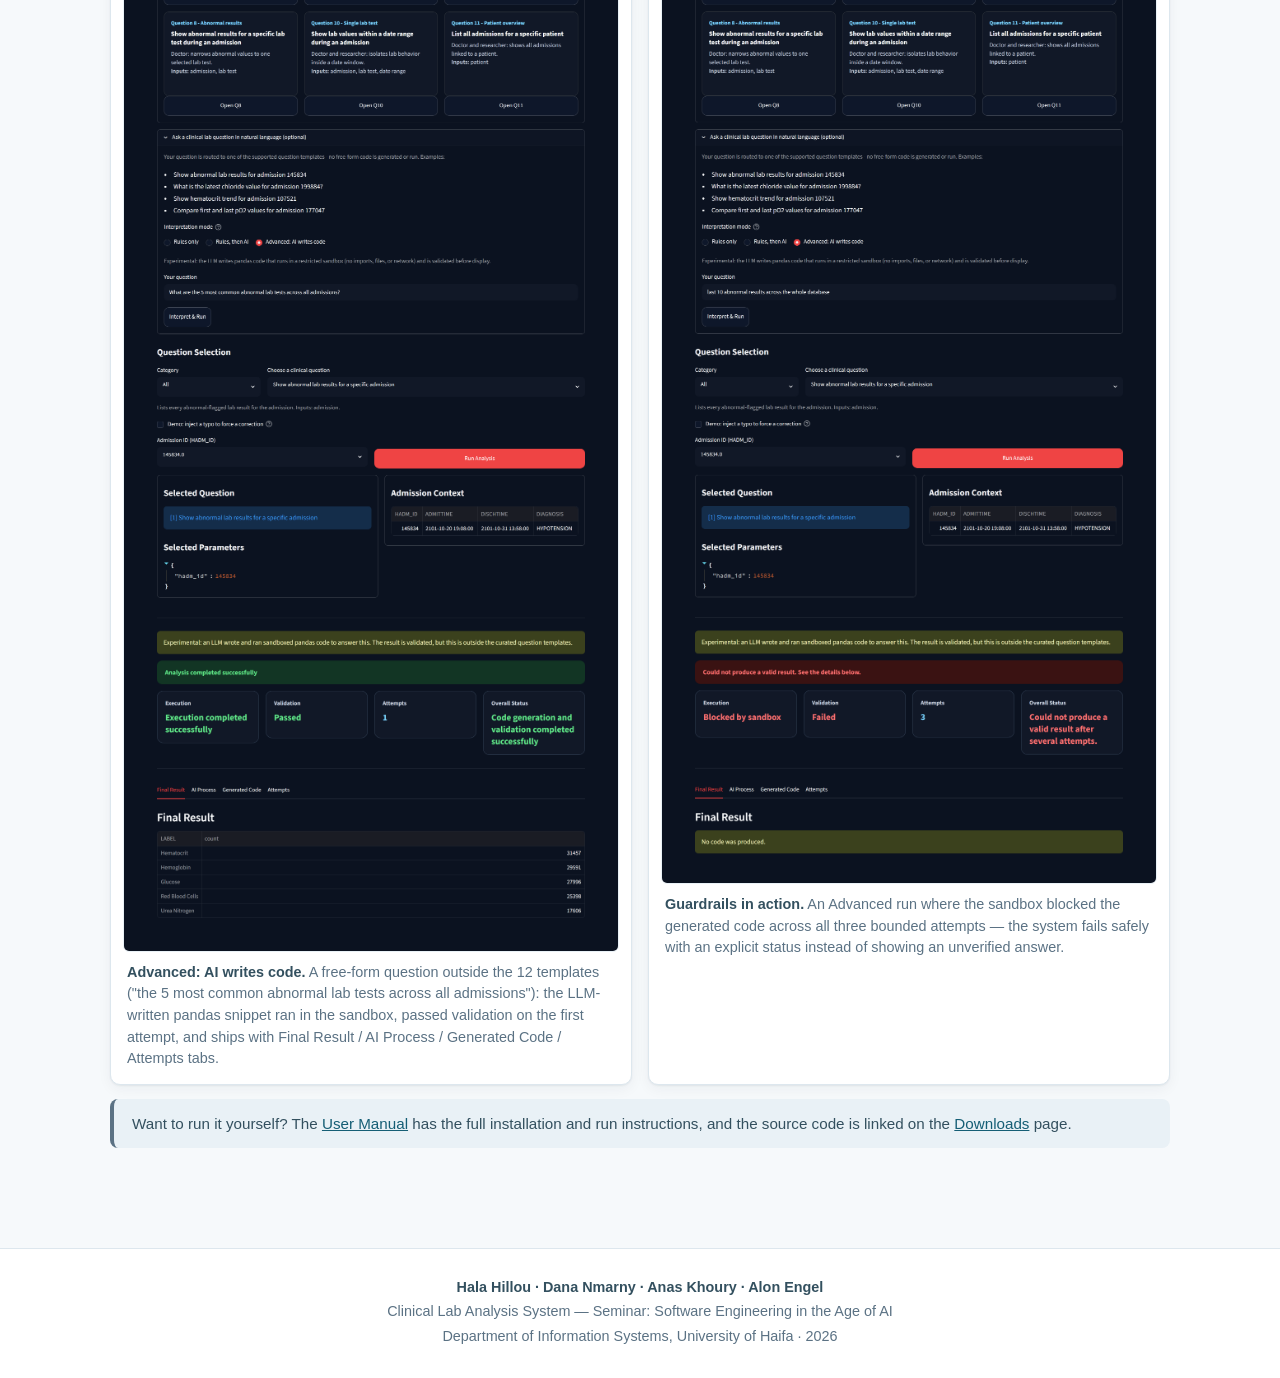
<file: demo.htm>
<!DOCTYPE html>
<html lang="en">
<head>
<meta charset="utf-8">
<meta name="viewport" content="width=device-width, initial-scale=1">
<title>Demo &amp; Screenshots — Clinical Lab Analysis System</title>
<meta name="description" content="Screenshot walkthrough of the Clinical Lab Analysis System: the role-based welcome screen, all 12 clinical questions, natural-language input, validation audit, and the self-correction loop.">
<link rel="icon" href="data:image/svg+xml,%3Csvg xmlns='http://www.w3.org/2000/svg' viewBox='0 0 32 32'%3E%3Crect x='1.5' y='1.5' width='29' height='29' rx='8' fill='%230e7490'/%3E%3Cpath d='M6.5 19.5h5l2.2-6.5 3 10 2.6-7 1.4 3.5h4.8' stroke='%23ffffff' stroke-width='2.1' stroke-linecap='round' stroke-linejoin='round' fill='none'/%3E%3C/svg%3E">
<link rel="stylesheet" href="assets/style.css">
</head>
<body>

<header class="site-header">
  <div class="header-inner">
    <a class="brand" href="index.htm" aria-label="Clinical Lab Analysis System — home">
      <svg width="30" height="30" viewBox="0 0 32 32" fill="none" aria-hidden="true">
        <rect x="1.5" y="1.5" width="29" height="29" rx="8" fill="#0e7490"/>
        <path d="M6.5 19.5h5l2.2-6.5 3 10 2.6-7 1.4 3.5h4.8" stroke="#ffffff" stroke-width="2.1" stroke-linecap="round" stroke-linejoin="round" fill="none"/>
      </svg>
      Clinical Lab Analysis System
    </a>
    <nav class="site-nav" aria-label="Main navigation">
      <a href="index.htm">Home</a>
      <a href="method.htm">Method</a>
      <a href="results.htm">Results</a>
      <a href="demo.htm" class="active">Demo</a>
      <a href="manual.htm">User Manual</a>
      <a href="papers.htm">Papers</a>
      <a href="downloads.htm">Downloads</a>
      <a href="team.htm">Team</a>
    </nav>
  </div>
</header>

<main>

  <section>
    <p class="kicker">The system in action</p>
    <h1 class="page-title">Demo &amp; Screenshots</h1>
    <p class="page-lead">A complete visual walkthrough of the Streamlit application: the role-based entry point, every one of the 12 supported questions running on real data from MIMIC-III (Medical Information Mart for Intensive Care), and the transparency features — natural-language input, the validation audit, and the self-correction loop. Click any screenshot to view it full size.</p>
  </section>

  <section>
    <h2>Welcome screen and role-based workspaces</h2>
    <p>The app opens on a Welcome page with two role cards — <strong>Doctor</strong> (fast admission-level review) and <strong>Researcher</strong> (dataset-level, reproducible analysis) — each leading to a workspace that surfaces its role's questions first as clickable cards, with a switch-role button in the header. Both workspaces share the same backend pipeline and analysis panel.</p>
    <div class="gallery">
      <figure>
        <a href="assets/img/welcome.png"><img src="assets/img/welcome.png" alt="The Welcome entry screen with the Doctor and Researcher role cards collapsed."></a>
        <figcaption><strong>Welcome screen.</strong> The two entry roles, each with a one-line description of its focus.</figcaption>
      </figure>
      <figure>
        <a href="assets/img/welcome_expanded.png"><img src="assets/img/welcome_expanded.png" alt="The Welcome screen with the Implementation Notes and Project Evaluation sections expanded below the role cards."></a>
        <figcaption><strong>Welcome details expanded.</strong> The Welcome page's Implementation Notes (validation &amp; correction) and Project Evaluation sections, opened below the role cards.</figcaption>
      </figure>
      <figure>
        <a href="assets/img/doctor_questions.png"><img src="assets/img/doctor_questions.png" alt="The Doctor questions panel: nine question cards, each with a category tag, a role-focused description, the required inputs, and an Open button."></a>
        <figcaption><strong>The Doctor workspace's question cards.</strong> Each card names its category, explains what the question answers for this role ("Doctor: quickly surfaces abnormal results inside one admission"), lists its inputs, and loads the analysis panel in one click.</figcaption>
      </figure>
      <figure>
        <a href="assets/img/researcher_questions.png"><img src="assets/img/researcher_questions.png" alt="The Researcher questions panel: eight question cards oriented to dataset-level analysis, including summary statistics and the dataset-wide aggregate."></a>
        <figcaption><strong>The Researcher workspace's question cards.</strong> The same card format, oriented to dataset-level analysis — summary statistics, distinct abnormal tests, and the dataset-wide aggregate (Q12) — alongside the shared admission-level questions.</figcaption>
      </figure>
    </div>
  </section>

  <section>
    <h2>The 12 supported questions</h2>
    <p>Each run shows a color-coded status, summary metric cards, a five-step <em>Pipeline Explanation</em> strip (question selected → code generated → execution → validation → correction), an optional trend chart, and four tabs: <em>Final Result</em> (with CSV download), <em>Validation Audit</em>, <em>Correction Attempts</em>, and <em>Generated Code</em>.</p>
    <div class="gallery">
      <figure>
        <a href="assets/img/q01.png"><img src="assets/img/q01.png" alt="Question 1 running in the app: abnormal lab results for a specific admission."></a>
        <figcaption><strong>Q1.</strong> Show abnormal lab results for a specific admission.</figcaption>
      </figure>
      <figure>
        <a href="assets/img/q02.png"><img src="assets/img/q02.png" alt="Question 2 running in the app: the latest value of a selected lab test during an admission."></a>
        <figcaption><strong>Q2.</strong> Return the latest value of a selected lab test during an admission.</figcaption>
      </figure>
      <figure>
        <a href="assets/img/q03.png"><img src="assets/img/q03.png" alt="Question 3 running in the app: the trend of a selected lab test over time, with a line chart."></a>
        <figcaption><strong>Q3.</strong> Show the trend of a selected lab test over time during an admission.</figcaption>
      </figure>
      <figure>
        <a href="assets/img/q04.png"><img src="assets/img/q04.png" alt="Question 4 running in the app: all lab tests performed during a specific admission."></a>
        <figcaption><strong>Q4.</strong> Show all lab tests performed during a specific admission.</figcaption>
      </figure>
      <figure>
        <a href="assets/img/q05.png"><img src="assets/img/q05.png" alt="Question 5 running in the app: comparing the first and last numeric value of a selected lab test."></a>
        <figcaption><strong>Q5.</strong> Compare the first and last numeric value of a selected lab test.</figcaption>
      </figure>
      <figure>
        <a href="assets/img/q06.png"><img src="assets/img/q06.png" alt="Question 6 running in the app: summary statistics (minimum, maximum, mean) of a lab test."></a>
        <figcaption><strong>Q6.</strong> Show summary statistics (min / max / mean) of a lab test during an admission.</figcaption>
      </figure>
      <figure>
        <a href="assets/img/q07.png"><img src="assets/img/q07.png" alt="Question 7 running in the app: counting abnormal versus normal results during an admission."></a>
        <figcaption><strong>Q7.</strong> Count abnormal vs normal results during an admission.</figcaption>
      </figure>
      <figure>
        <a href="assets/img/q08.png"><img src="assets/img/q08.png" alt="Question 8 running in the app: abnormal results for a specific lab test during an admission."></a>
        <figcaption><strong>Q8.</strong> Show abnormal results for a specific lab test during an admission.</figcaption>
      </figure>
      <figure>
        <a href="assets/img/q09.png"><img src="assets/img/q09.png" alt="Question 9 running in the app: all lab tests flagged abnormal during an admission."></a>
        <figcaption><strong>Q9.</strong> List all abnormal flagged lab tests during an admission.</figcaption>
      </figure>
      <figure>
        <a href="assets/img/q10.png"><img src="assets/img/q10.png" alt="Question 10 running in the app: lab values within a chosen date range, with a chart."></a>
        <figcaption><strong>Q10.</strong> Show lab values within a date range during an admission.</figcaption>
      </figure>
      <figure>
        <a href="assets/img/q11.png"><img src="assets/img/q11.png" alt="Question 11 running in the app: all admissions for a specific patient."></a>
        <figcaption><strong>Q11.</strong> List all admissions for a specific patient.</figcaption>
      </figure>
      <figure>
        <a href="assets/img/q12.png"><img src="assets/img/q12.png" alt="Question 12 running in the app: abnormal versus normal counts across all admissions in the dataset."></a>
        <figcaption><strong>Q12.</strong> Count abnormal vs normal results across all admissions (dataset-wide aggregate).</figcaption>
      </figure>
    </div>
  </section>

  <section>
    <h2>Transparency features</h2>
    <p>The system never shows just an answer — every result is accompanied by the code that produced it, the validation rules it passed, and any correction attempts along the way.</p>
    <div class="gallery">
      <figure>
        <a href="assets/img/nl_query.png"><img src="assets/img/nl_query.png" alt="The natural-language question box: a free-text clinical question routed to a supported template with extracted parameters."></a>
        <figcaption><strong>Natural-language input.</strong> Free text like "Show hematocrit trend for admission 107521" is routed to a supported template and its parameters — never to generated code. Dataset-wide phrasings such as "Show abnormal lab results for all admissions" route to Q12 instead of demanding an admission ID; and if no template matches at all, a popup offers to re-run the question in the Advanced mode, so you are never left at a dead end.</figcaption>
      </figure>
      <figure>
        <a href="assets/img/validation_tab.png"><img src="assets/img/validation_tab.png" alt="The Validation Audit tab listing structural and clinical checks and their outcomes."></a>
        <figcaption><strong>Validation Audit.</strong> The structural and clinical rules checked for this run, and their outcomes.</figcaption>
      </figure>
      <figure>
        <a href="assets/img/correction_attempts.png"><img src="assets/img/correction_attempts.png" alt="The Correction Attempts tab showing a failed first attempt with a misspelled function name and a successful auto-repaired second attempt."></a>
        <figcaption><strong>Self-correction, live.</strong> With the "inject a typo" demo enabled, attempt&nbsp;1 fails on a misspelled function name; the corrector repairs it and attempt&nbsp;2 passes.</figcaption>
      </figure>
      <figure>
        <a href="assets/img/escalation_popup.png"><img src="assets/img/escalation_popup.png" alt="The escalation dialog offering to re-run an unmatched natural-language question in the Advanced AI-writes-code mode, with Run with Advanced and Cancel buttons."></a>
        <figcaption><strong>No dead ends.</strong> When no template matches a typed question ("last 10 abnormal results across the whole database"), a popup offers to re-run it in the Advanced mode — or cancel.</figcaption>
      </figure>
      <figure>
        <a href="assets/img/advanced_mode.png"><img src="assets/img/advanced_mode.png" alt="A successful Advanced-mode run: the LLM-written sandboxed pandas code answers a free-form question, with validation passed and the AI Process, Generated Code, and Attempts tabs."></a>
        <figcaption><strong>Advanced: AI writes code.</strong> A free-form question outside the 12 templates ("the 5 most common abnormal lab tests across all admissions"): the LLM-written pandas snippet ran in the sandbox, passed validation on the first attempt, and ships with Final Result / AI Process / Generated Code / Attempts tabs.</figcaption>
      </figure>
      <figure>
        <a href="assets/img/advanced_blocked.png"><img src="assets/img/advanced_blocked.png" alt="An Advanced-mode run where the sandbox blocked the generated code on all three attempts and the system reports it could not produce a valid result."></a>
        <figcaption><strong>Guardrails in action.</strong> An Advanced run where the sandbox blocked the generated code across all three bounded attempts — the system fails safely with an explicit status instead of showing an unverified answer.</figcaption>
      </figure>
    </div>
    <p class="note">Want to run it yourself? The <a href="manual.htm">User Manual</a> has the full installation and run instructions, and the source code is linked on the <a href="downloads.htm">Downloads</a> page.</p>
  </section>

</main>

<footer class="site-footer">
  <div><span class="names">Hala Hillou · Dana Nmarny · Anas Khoury · Alon Engel</span></div>
  <div>Clinical Lab Analysis System — Seminar: Software Engineering in the Age of AI</div>
  <div>Department of Information Systems, University of Haifa · 2026</div>
</footer>

</body>
</html>
</file>
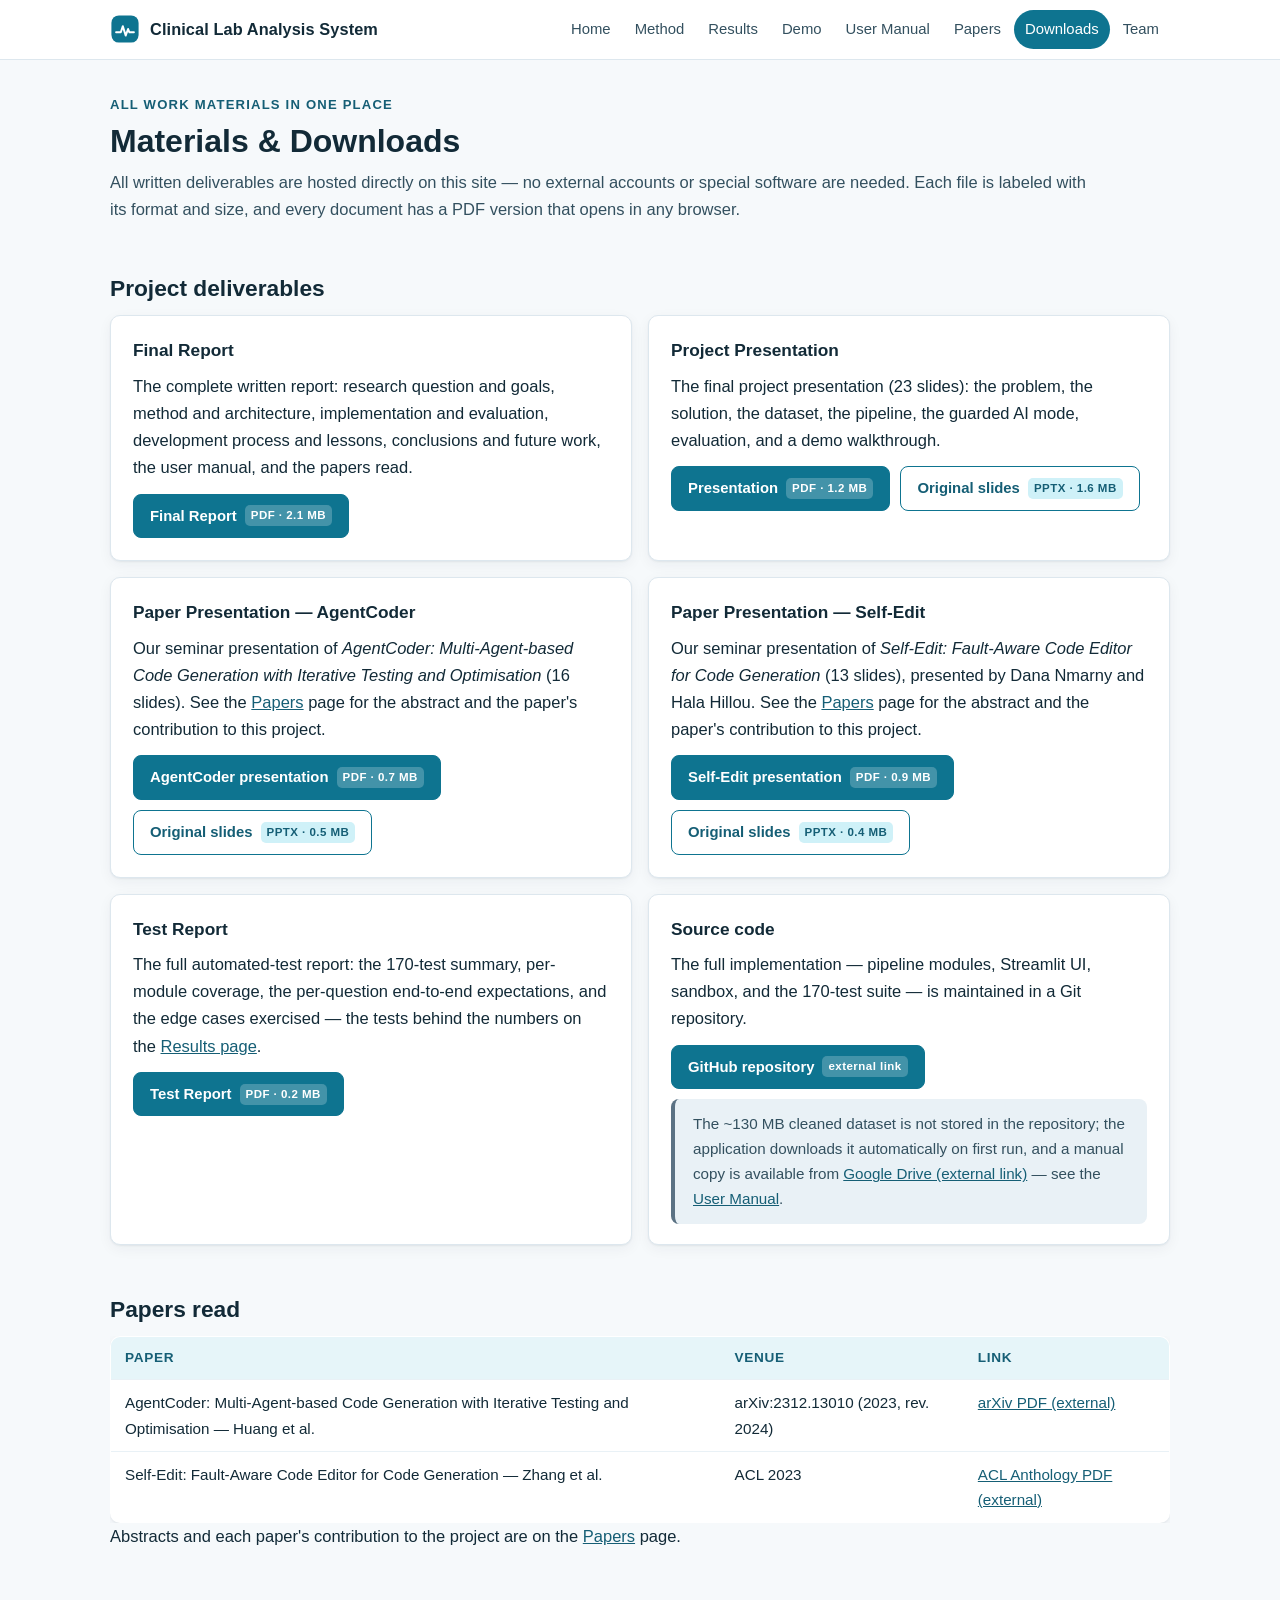
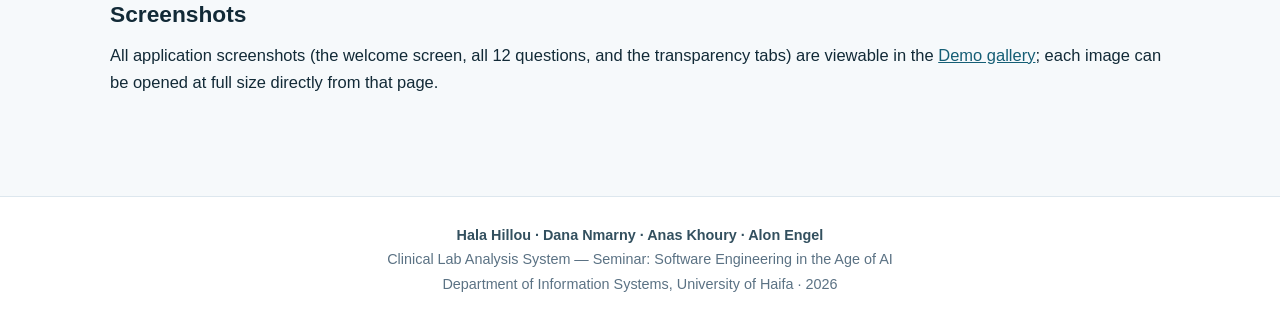
<file: downloads.htm>
<!DOCTYPE html>
<html lang="en">
<head>
<meta charset="utf-8">
<meta name="viewport" content="width=device-width, initial-scale=1">
<title>Materials &amp; Downloads — Clinical Lab Analysis System</title>
<meta name="description" content="All project materials of the Clinical Lab Analysis System: the final report, all three presentations in PDF and PPTX, links to the papers, and the source-code repository.">
<link rel="icon" href="data:image/svg+xml,%3Csvg xmlns='http://www.w3.org/2000/svg' viewBox='0 0 32 32'%3E%3Crect x='1.5' y='1.5' width='29' height='29' rx='8' fill='%230e7490'/%3E%3Cpath d='M6.5 19.5h5l2.2-6.5 3 10 2.6-7 1.4 3.5h4.8' stroke='%23ffffff' stroke-width='2.1' stroke-linecap='round' stroke-linejoin='round' fill='none'/%3E%3C/svg%3E">
<link rel="stylesheet" href="assets/style.css">
</head>
<body>

<header class="site-header">
  <div class="header-inner">
    <a class="brand" href="index.htm" aria-label="Clinical Lab Analysis System — home">
      <svg width="30" height="30" viewBox="0 0 32 32" fill="none" aria-hidden="true">
        <rect x="1.5" y="1.5" width="29" height="29" rx="8" fill="#0e7490"/>
        <path d="M6.5 19.5h5l2.2-6.5 3 10 2.6-7 1.4 3.5h4.8" stroke="#ffffff" stroke-width="2.1" stroke-linecap="round" stroke-linejoin="round" fill="none"/>
      </svg>
      Clinical Lab Analysis System
    </a>
    <nav class="site-nav" aria-label="Main navigation">
      <a href="index.htm">Home</a>
      <a href="method.htm">Method</a>
      <a href="results.htm">Results</a>
      <a href="demo.htm">Demo</a>
      <a href="manual.htm">User Manual</a>
      <a href="papers.htm">Papers</a>
      <a href="downloads.htm" class="active">Downloads</a>
      <a href="team.htm">Team</a>
    </nav>
  </div>
</header>

<main>

  <section>
    <p class="kicker">All work materials in one place</p>
    <h1 class="page-title">Materials &amp; Downloads</h1>
    <p class="page-lead">All written deliverables are hosted directly on this site — no external accounts or special software are needed. Each file is labeled with its format and size, and every document has a PDF version that opens in any browser.</p>
  </section>

  <section>
    <h2>Project deliverables</h2>
    <div class="grid-2">
      <div class="card">
        <h3>Final Report</h3>
        <p>The complete written report: research question and goals, method and architecture, implementation and evaluation, development process and lessons, conclusions and future work, the user manual, and the papers read.</p>
        <div class="btn-row">
          <a class="btn" href="files/ClinicalLabAnalysisSystem_FinalReport.pdf">Final Report <span class="tag">PDF · 2.1 MB</span></a>
        </div>
      </div>
      <div class="card">
        <h3>Project Presentation</h3>
        <p>The final project presentation (23 slides): the problem, the solution, the dataset, the pipeline, the guarded AI mode, evaluation, and a demo walkthrough.</p>
        <div class="btn-row">
          <a class="btn" href="files/ClinicalLabAnalysisSystem_Presentation.pdf">Presentation <span class="tag">PDF · 1.2 MB</span></a>
          <a class="btn secondary" href="files/ClinicalLabAnalysisSystem_Presentation.pptx">Original slides <span class="tag">PPTX · 1.6 MB</span></a>
        </div>
      </div>
      <div class="card">
        <h3>Paper Presentation — AgentCoder</h3>
        <p>Our seminar presentation of <em>AgentCoder: Multi-Agent-based Code Generation with Iterative Testing and Optimisation</em> (16 slides). See the <a href="papers.htm">Papers</a> page for the abstract and the paper's contribution to this project.</p>
        <div class="btn-row">
          <a class="btn" href="files/AgentCoder_PaperPresentation.pdf">AgentCoder presentation <span class="tag">PDF · 0.7 MB</span></a>
          <a class="btn secondary" href="files/AgentCoder_PaperPresentation.pptx">Original slides <span class="tag">PPTX · 0.5 MB</span></a>
        </div>
      </div>
      <div class="card">
        <h3>Paper Presentation — Self-Edit</h3>
        <p>Our seminar presentation of <em>Self-Edit: Fault-Aware Code Editor for Code Generation</em> (13 slides), presented by Dana Nmarny and Hala Hillou. See the <a href="papers.htm">Papers</a> page for the abstract and the paper's contribution to this project.</p>
        <div class="btn-row">
          <a class="btn" href="files/SelfEdit_PaperPresentation.pdf">Self-Edit presentation <span class="tag">PDF · 0.9 MB</span></a>
          <a class="btn secondary" href="files/SelfEdit_PaperPresentation.pptx">Original slides <span class="tag">PPTX · 0.4 MB</span></a>
        </div>
      </div>
      <div class="card">
        <h3>Test Report</h3>
        <p>The full automated-test report: the 170-test summary, per-module coverage, the per-question end-to-end expectations, and the edge cases exercised — the tests behind the numbers on the <a href="results.htm">Results page</a>.</p>
        <div class="btn-row">
          <a class="btn" href="files/ClinicalLabAnalysisSystem_TestReport.pdf">Test Report <span class="tag">PDF · 0.2 MB</span></a>
        </div>
      </div>
      <div class="card">
        <h3>Source code</h3>
        <p>The full implementation — pipeline modules, Streamlit UI, sandbox, and the 170-test suite — is maintained in a Git repository.</p>
        <div class="btn-row">
          <a class="btn" href="https://github.com/domainenguoh/2026_group2_ClinicalLabAnalysisSystem-code" target="_blank" rel="noopener">GitHub repository <span class="tag">external link</span></a>
        </div>
        <p style="margin-top:10px;" class="note">The ~130&nbsp;MB cleaned dataset is not stored in the repository; the application downloads it automatically on first run, and a manual copy is available from <a href="https://drive.google.com/file/d/1AwaAmPRDq_kqRmhaVAPwPAR4YpaEsElb/view" target="_blank" rel="noopener">Google Drive (external link)</a> — see the <a href="manual.htm">User Manual</a>.</p>
      </div>
    </div>
  </section>

  <section>
    <h2>Papers read</h2>
    <div class="table-wrap">
    <table class="data">
      <thead><tr><th scope="col">Paper</th><th scope="col">Venue</th><th scope="col">Link</th></tr></thead>
      <tbody>
        <tr>
          <td>AgentCoder: Multi-Agent-based Code Generation with Iterative Testing and Optimisation — Huang et al.</td>
          <td>arXiv:2312.13010 (2023, rev. 2024)</td>
          <td><a href="https://arxiv.org/pdf/2312.13010" target="_blank" rel="noopener">arXiv PDF (external)</a></td>
        </tr>
        <tr>
          <td>Self-Edit: Fault-Aware Code Editor for Code Generation — Zhang et al.</td>
          <td>ACL 2023</td>
          <td><a href="https://aclanthology.org/2023.acl-long.45.pdf" target="_blank" rel="noopener">ACL Anthology PDF (external)</a></td>
        </tr>
      </tbody>
    </table>
    </div>
    <p>Abstracts and each paper's contribution to the project are on the <a href="papers.htm">Papers</a> page.</p>
  </section>

  <section>
    <h2>Screenshots</h2>
    <p>All application screenshots (the welcome screen, all 12 questions, and the transparency tabs) are viewable in the <a href="demo.htm">Demo gallery</a>; each image can be opened at full size directly from that page.</p>
  </section>

</main>

<footer class="site-footer">
  <div><span class="names">Hala Hillou · Dana Nmarny · Anas Khoury · Alon Engel</span></div>
  <div>Clinical Lab Analysis System — Seminar: Software Engineering in the Age of AI</div>
  <div>Department of Information Systems, University of Haifa · 2026</div>
</footer>

</body>
</html>
</file>
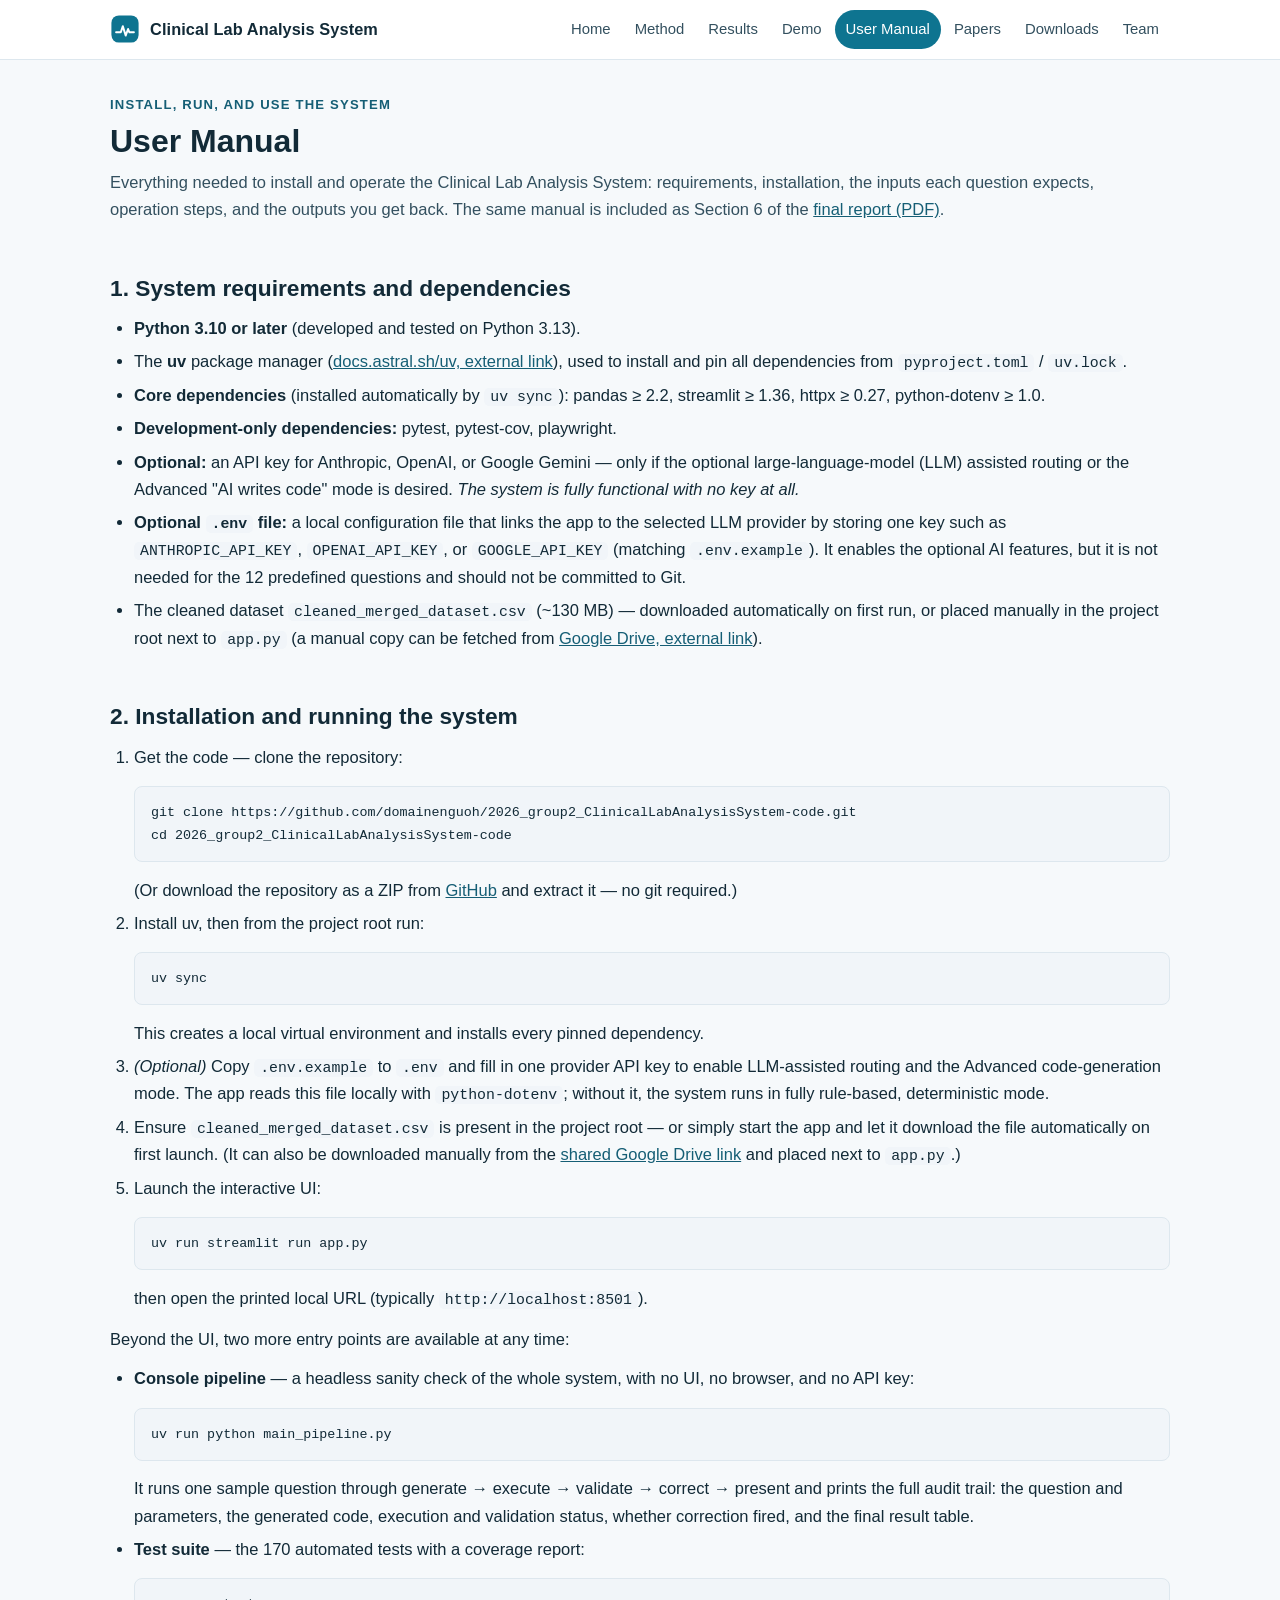
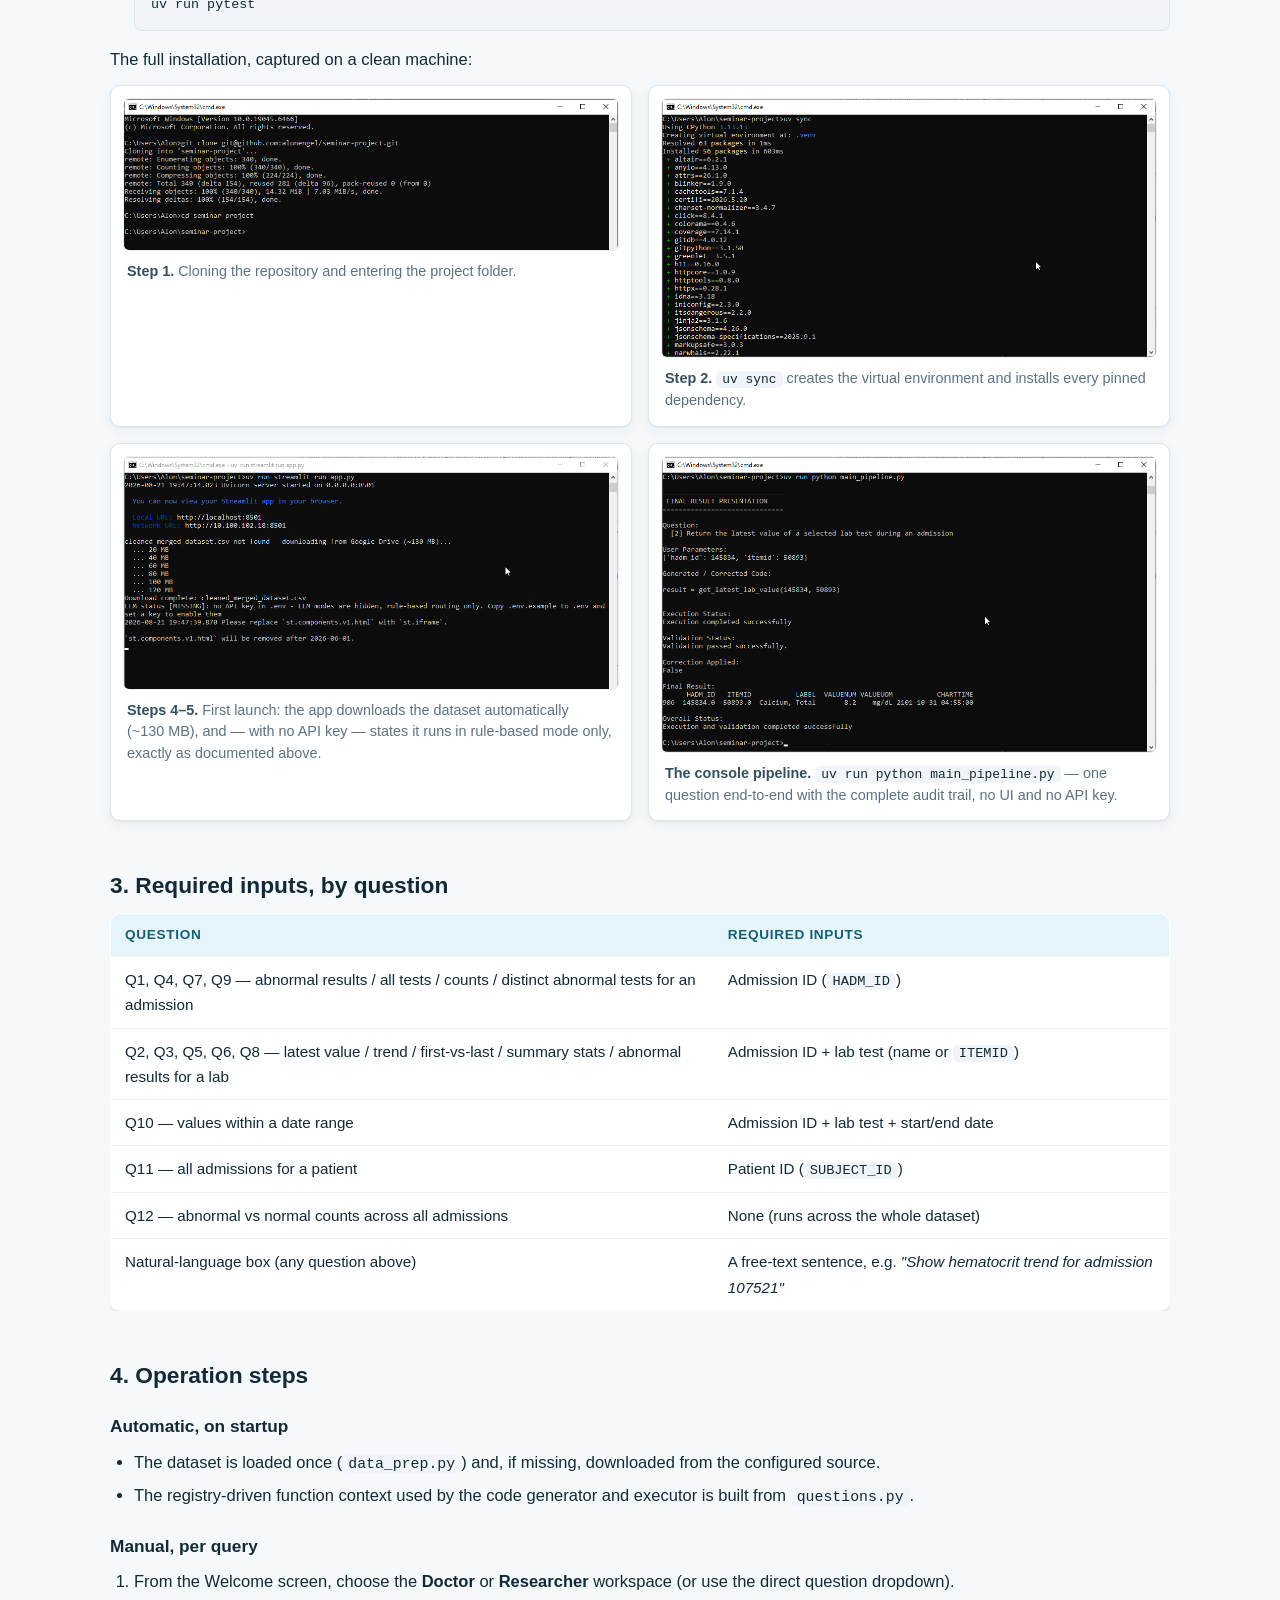
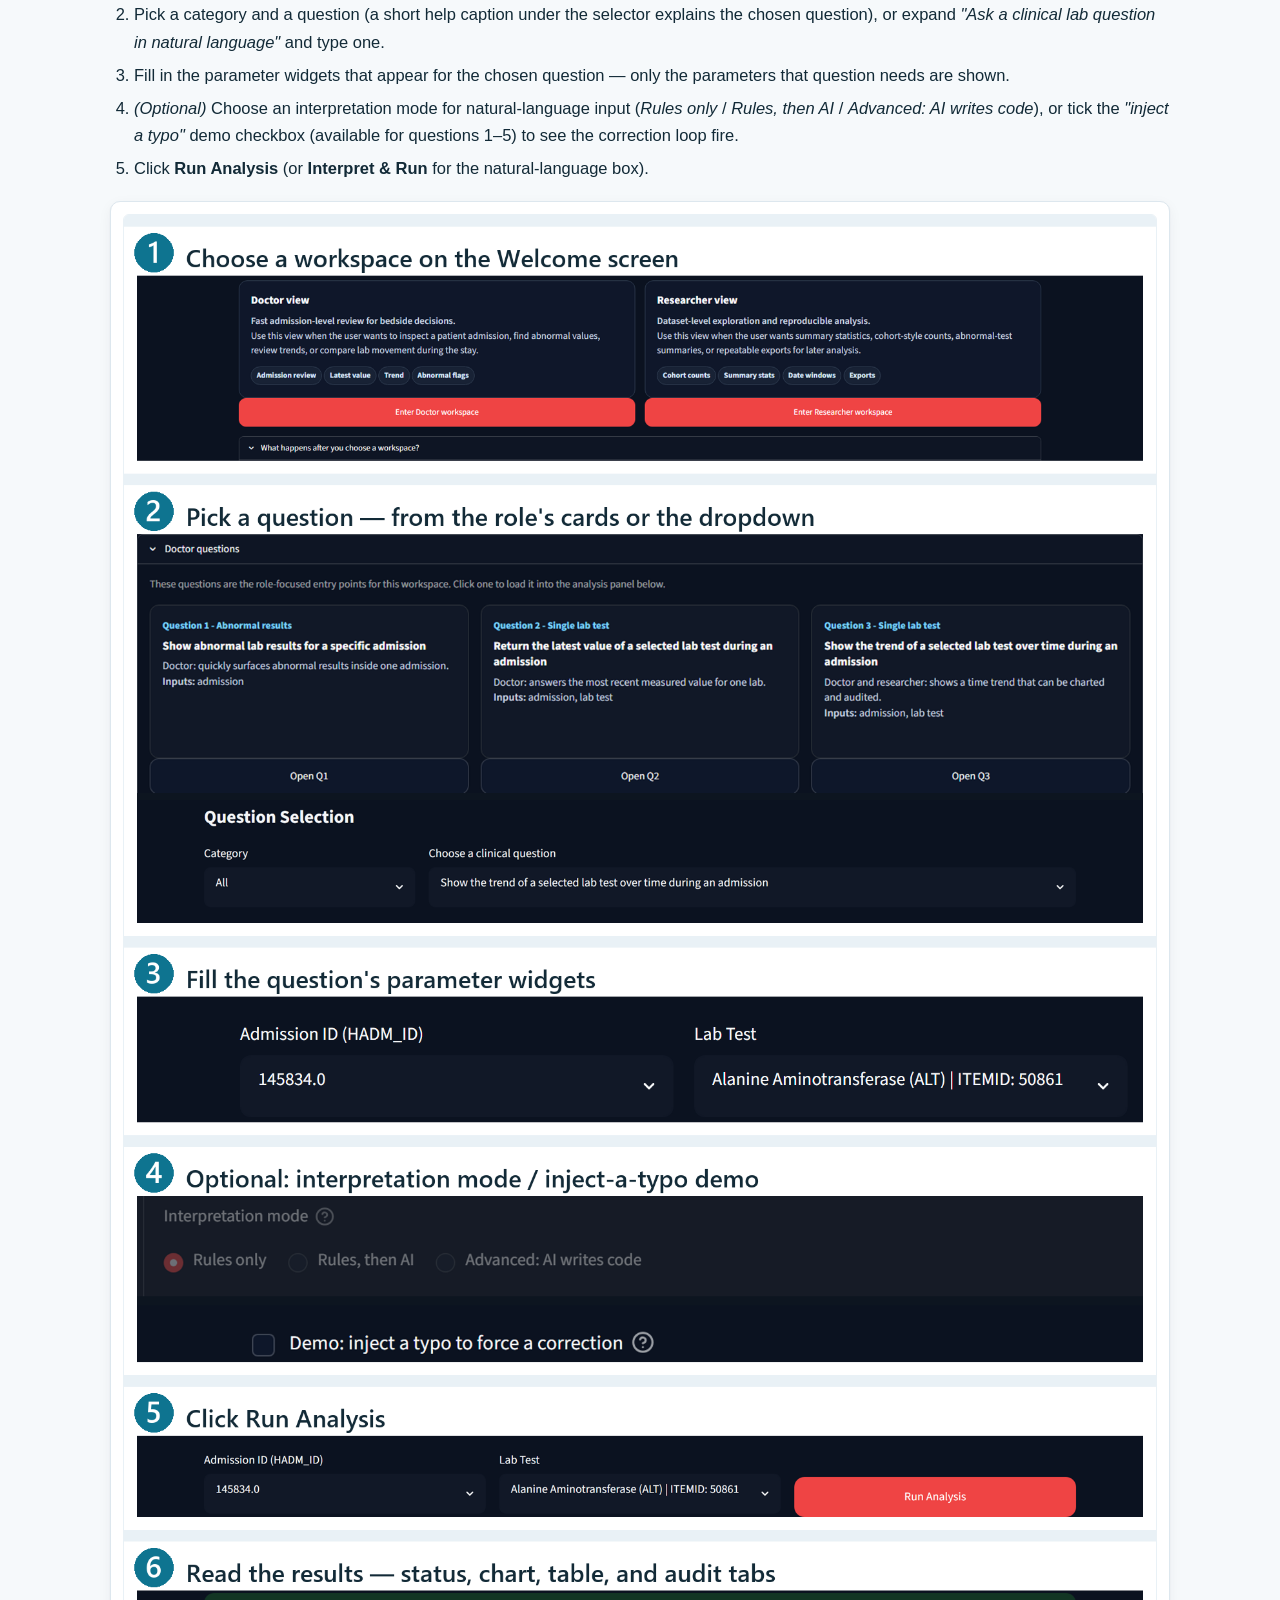
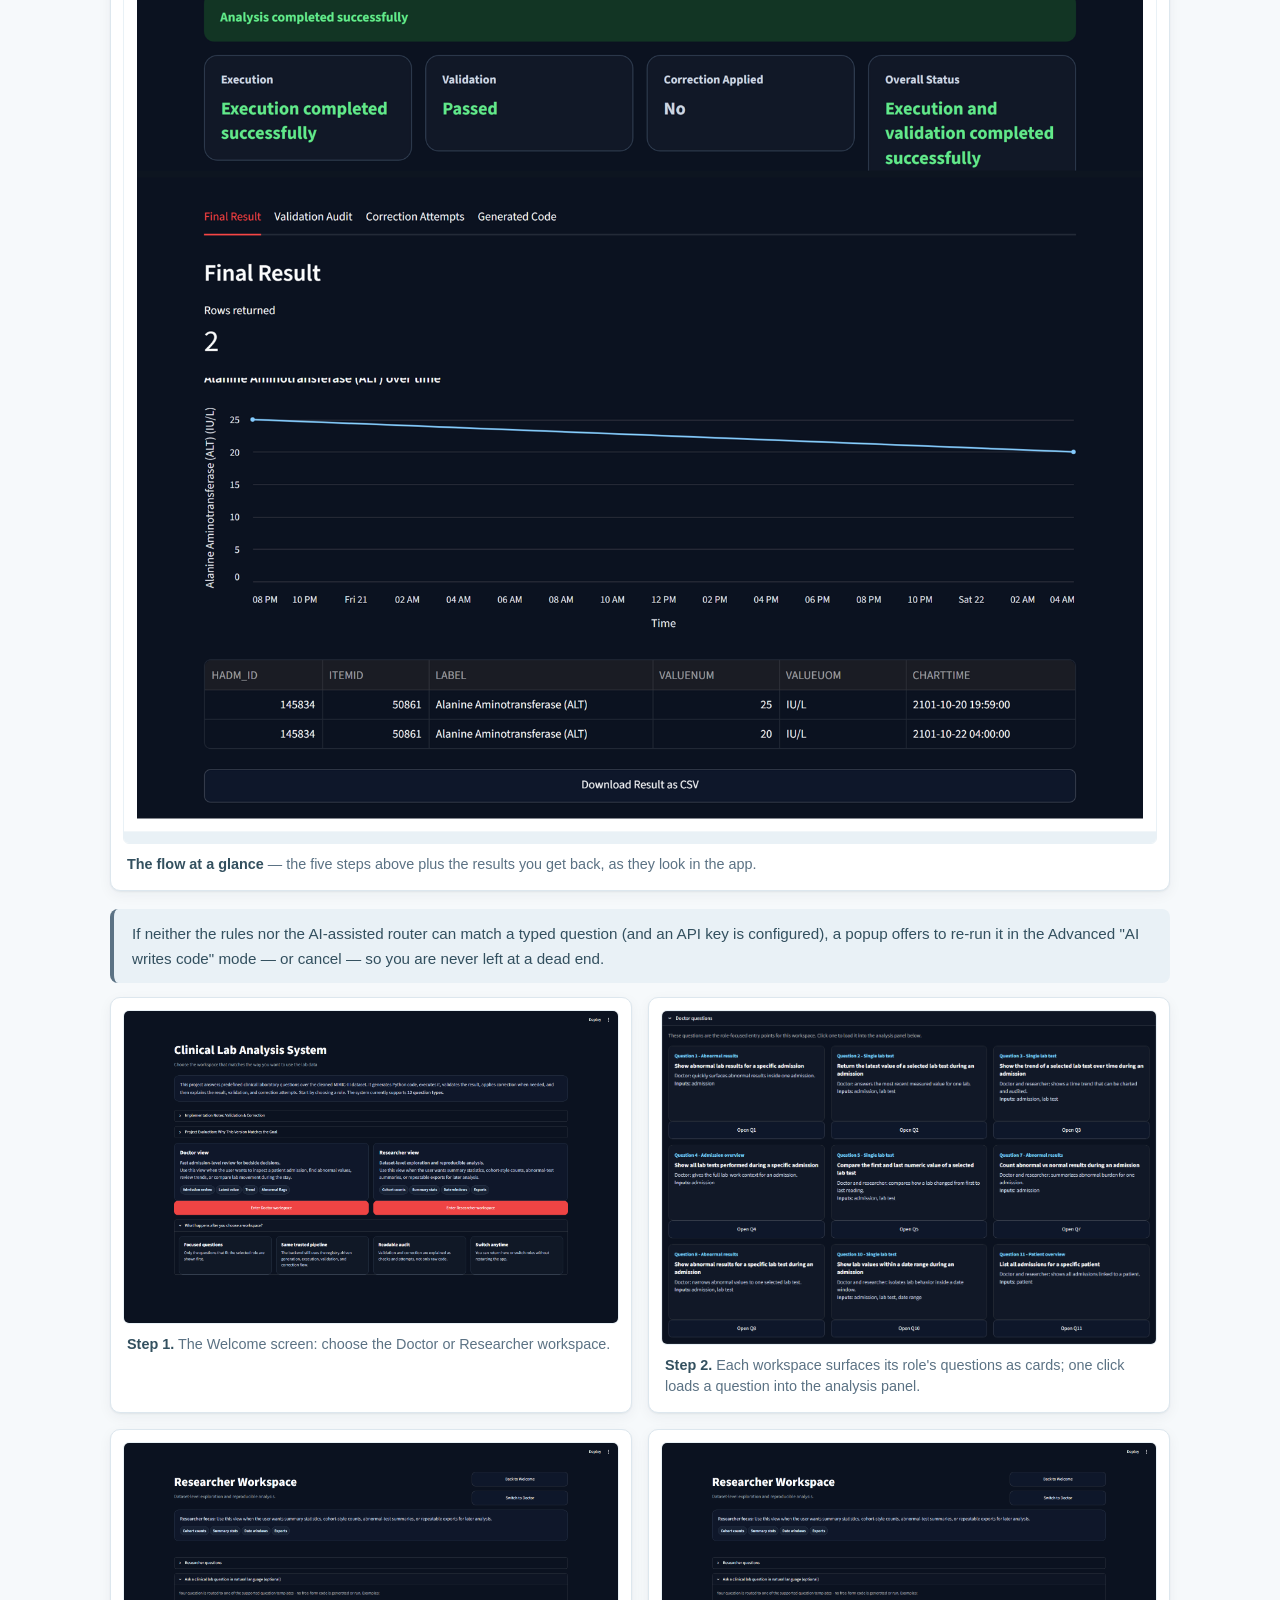
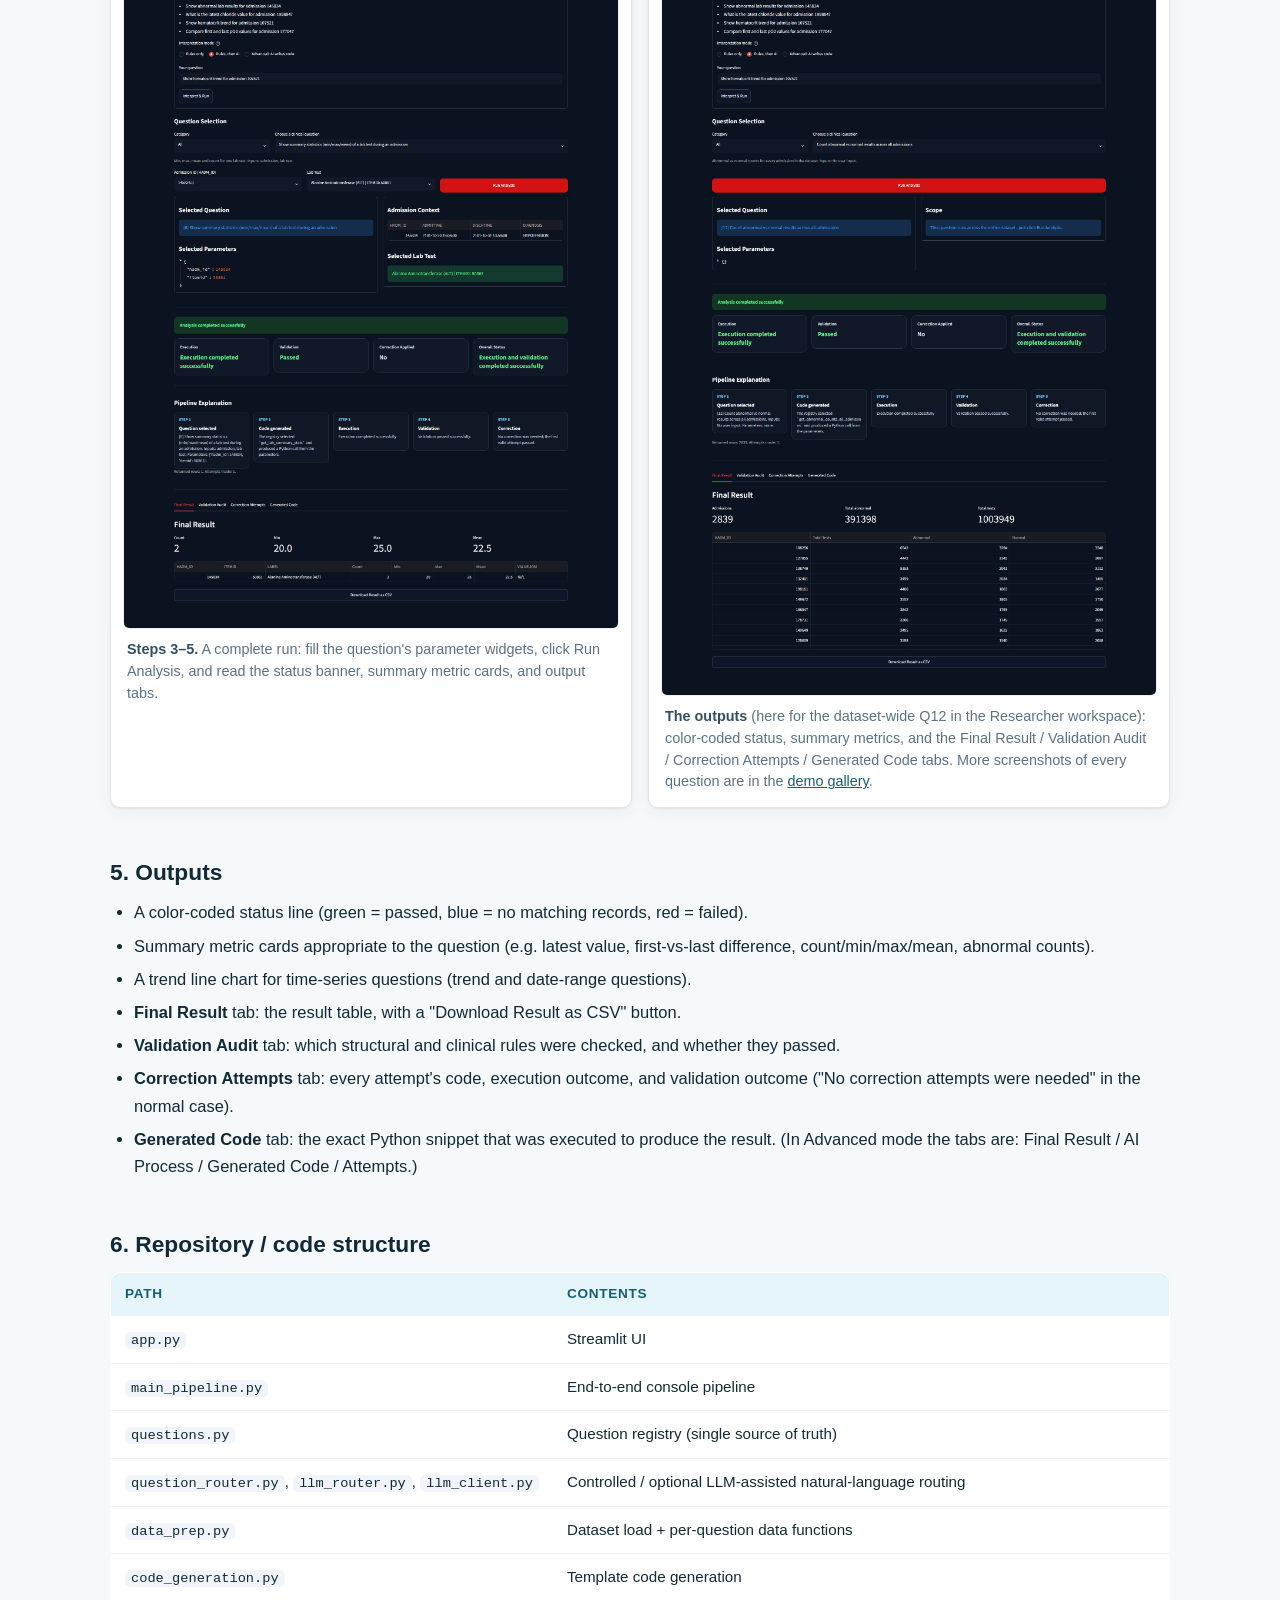
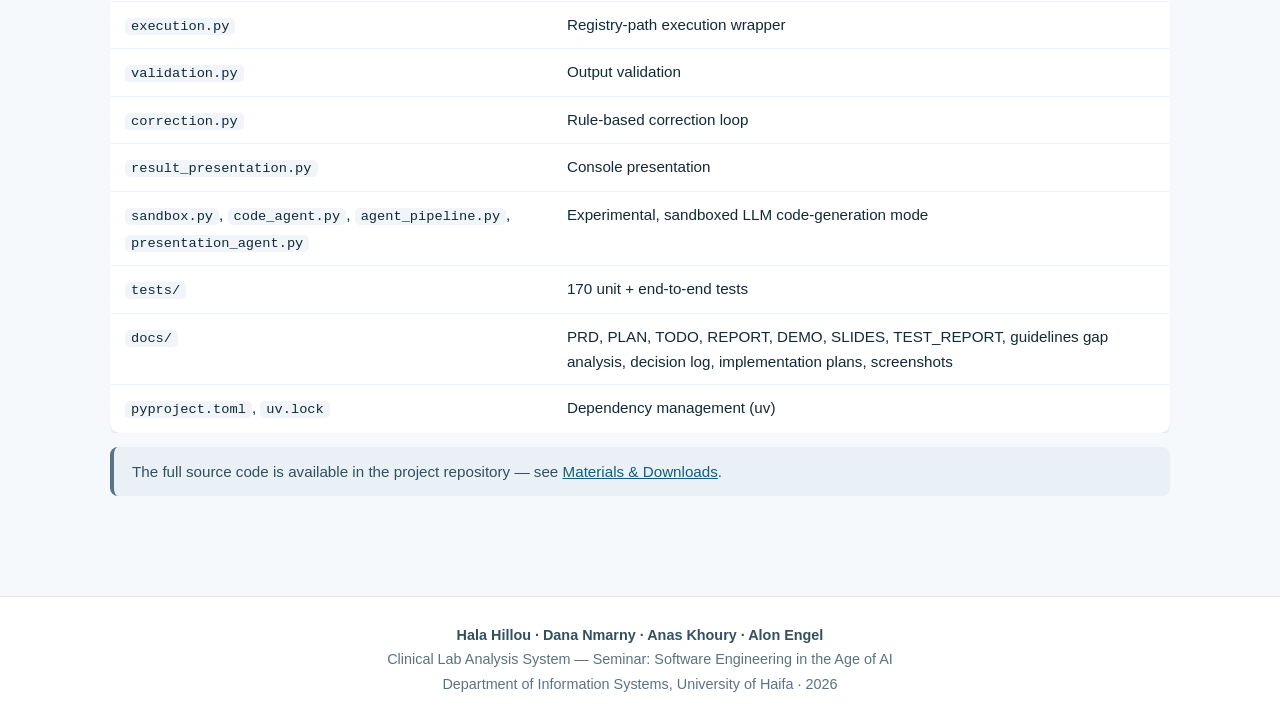
<file: manual.htm>
<!DOCTYPE html>
<html lang="en">
<head>
<meta charset="utf-8">
<meta name="viewport" content="width=device-width, initial-scale=1">
<title>User Manual — Clinical Lab Analysis System</title>
<meta name="description" content="User manual for the Clinical Lab Analysis System: system requirements, installation and run instructions, required inputs per question, operation steps, and outputs.">
<link rel="icon" href="data:image/svg+xml,%3Csvg xmlns='http://www.w3.org/2000/svg' viewBox='0 0 32 32'%3E%3Crect x='1.5' y='1.5' width='29' height='29' rx='8' fill='%230e7490'/%3E%3Cpath d='M6.5 19.5h5l2.2-6.5 3 10 2.6-7 1.4 3.5h4.8' stroke='%23ffffff' stroke-width='2.1' stroke-linecap='round' stroke-linejoin='round' fill='none'/%3E%3C/svg%3E">
<link rel="stylesheet" href="assets/style.css">
</head>
<body>

<header class="site-header">
  <div class="header-inner">
    <a class="brand" href="index.htm" aria-label="Clinical Lab Analysis System — home">
      <svg width="30" height="30" viewBox="0 0 32 32" fill="none" aria-hidden="true">
        <rect x="1.5" y="1.5" width="29" height="29" rx="8" fill="#0e7490"/>
        <path d="M6.5 19.5h5l2.2-6.5 3 10 2.6-7 1.4 3.5h4.8" stroke="#ffffff" stroke-width="2.1" stroke-linecap="round" stroke-linejoin="round" fill="none"/>
      </svg>
      Clinical Lab Analysis System
    </a>
    <nav class="site-nav" aria-label="Main navigation">
      <a href="index.htm">Home</a>
      <a href="method.htm">Method</a>
      <a href="results.htm">Results</a>
      <a href="demo.htm">Demo</a>
      <a href="manual.htm" class="active">User Manual</a>
      <a href="papers.htm">Papers</a>
      <a href="downloads.htm">Downloads</a>
      <a href="team.htm">Team</a>
    </nav>
  </div>
</header>

<main>

  <section>
    <p class="kicker">Install, run, and use the system</p>
    <h1 class="page-title">User Manual</h1>
    <p class="page-lead">Everything needed to install and operate the Clinical Lab Analysis System: requirements, installation, the inputs each question expects, operation steps, and the outputs you get back. The same manual is included as Section&nbsp;6 of the <a href="files/ClinicalLabAnalysisSystem_FinalReport.pdf">final report (PDF)</a>.</p>
  </section>

  <section>
    <h2>1. System requirements and dependencies</h2>
    <ul>
      <li><strong>Python 3.10 or later</strong> (developed and tested on Python 3.13).</li>
      <li>The <strong>uv</strong> package manager (<a href="https://docs.astral.sh/uv/" target="_blank" rel="noopener">docs.astral.sh/uv, external link</a>), used to install and pin all dependencies from <code>pyproject.toml</code> / <code>uv.lock</code>.</li>
      <li><strong>Core dependencies</strong> (installed automatically by <code>uv sync</code>): pandas ≥ 2.2, streamlit ≥ 1.36, httpx ≥ 0.27, python-dotenv ≥ 1.0.</li>
      <li><strong>Development-only dependencies:</strong> pytest, pytest-cov, playwright.</li>
      <li><strong>Optional:</strong> an API key for Anthropic, OpenAI, or Google Gemini — only if the optional large-language-model (LLM) assisted routing or the Advanced "AI writes code" mode is desired. <em>The system is fully functional with no key at all.</em></li>
      <li><strong>Optional <code>.env</code> file:</strong> a local configuration file that links the app to the selected LLM provider by storing one key such as <code>ANTHROPIC_API_KEY</code>, <code>OPENAI_API_KEY</code>, or <code>GOOGLE_API_KEY</code> (matching <code>.env.example</code>). It enables the optional AI features, but it is not needed for the 12 predefined questions and should not be committed to Git.</li>
      <li>The cleaned dataset <code>cleaned_merged_dataset.csv</code> (~130&nbsp;MB) — downloaded automatically on first run, or placed manually in the project root next to <code>app.py</code> (a manual copy can be fetched from <a href="https://drive.google.com/file/d/1AwaAmPRDq_kqRmhaVAPwPAR4YpaEsElb/view" target="_blank" rel="noopener">Google Drive, external link</a>).</li>
    </ul>
  </section>

  <section>
    <h2>2. Installation and running the system</h2>
    <ol>
      <li>Get the code — clone the repository:
        <pre><code>git clone https://github.com/domainenguoh/2026_group2_ClinicalLabAnalysisSystem-code.git
cd 2026_group2_ClinicalLabAnalysisSystem-code</code></pre>
        (Or download the repository as a ZIP from <a href="https://github.com/domainenguoh/2026_group2_ClinicalLabAnalysisSystem-code" target="_blank" rel="noopener">GitHub</a> and extract it — no git required.)</li>
      <li>Install uv, then from the project root run:
        <pre><code>uv sync</code></pre>
        This creates a local virtual environment and installs every pinned dependency.</li>
      <li><em>(Optional)</em> Copy <code>.env.example</code> to <code>.env</code> and fill in one provider API key to enable LLM-assisted routing and the Advanced code-generation mode. The app reads this file locally with <code>python-dotenv</code>; without it, the system runs in fully rule-based, deterministic mode.</li>
      <li>Ensure <code>cleaned_merged_dataset.csv</code> is present in the project root — or simply start the app and let it download the file automatically on first launch. (It can also be downloaded manually from the <a href="https://drive.google.com/file/d/1AwaAmPRDq_kqRmhaVAPwPAR4YpaEsElb/view" target="_blank" rel="noopener">shared Google Drive link</a> and placed next to <code>app.py</code>.)</li>
      <li>Launch the interactive UI:
        <pre><code>uv run streamlit run app.py</code></pre>
        then open the printed local URL (typically <code>http://localhost:8501</code>).</li>
    </ol>
    <p>Beyond the UI, two more entry points are available at any time:</p>
    <ul>
      <li><strong>Console pipeline</strong> — a headless sanity check of the whole system, with no UI, no browser, and no API key:
        <pre><code>uv run python main_pipeline.py</code></pre>
        It runs one sample question through generate → execute → validate → correct → present and prints the full audit trail: the question and parameters, the generated code, execution and validation status, whether correction fired, and the final result table.</li>
      <li><strong>Test suite</strong> — the 170 automated tests with a coverage report:
        <pre><code>uv run pytest</code></pre></li>
    </ul>

    <p>The full installation, captured on a clean machine:</p>
    <div class="gallery">
      <figure>
        <a href="assets/img/install_01_clone.png"><img src="assets/img/install_01_clone.png" alt="Terminal: git clone of the project repository completing, then cd into the project folder."></a>
        <figcaption><strong>Step 1.</strong> Cloning the repository and entering the project folder.</figcaption>
      </figure>
      <figure>
        <a href="assets/img/install_02_uvsync.png"><img src="assets/img/install_02_uvsync.png" alt="Terminal: uv sync creating a virtual environment and installing all 56 pinned packages in under a second."></a>
        <figcaption><strong>Step 2.</strong> <code>uv sync</code> creates the virtual environment and installs every pinned dependency.</figcaption>
      </figure>
      <figure>
        <a href="assets/img/install_03_firstrun.png"><img src="assets/img/install_03_firstrun.png" alt="Terminal: first launch of the Streamlit app — the server starts, the cleaned dataset downloads automatically from Google Drive, and the app notes that without an API key it runs in rule-based mode."></a>
        <figcaption><strong>Steps 4–5.</strong> First launch: the app downloads the dataset automatically (~130&nbsp;MB), and — with no API key — states it runs in rule-based mode only, exactly as documented above.</figcaption>
      </figure>
      <figure>
        <a href="assets/img/install_04_pipeline.png"><img src="assets/img/install_04_pipeline.png" alt="Terminal: uv run python main_pipeline.py printing the full audit trail — question, parameters, generated code, execution and validation status, and the final result table."></a>
        <figcaption><strong>The console pipeline.</strong> <code>uv run python main_pipeline.py</code> — one question end-to-end with the complete audit trail, no UI and no API key.</figcaption>
      </figure>
    </div>
  </section>

  <section>
    <h2>3. Required inputs, by question</h2>
    <div class="table-wrap">
    <table class="data">
      <thead><tr><th scope="col">Question</th><th scope="col">Required inputs</th></tr></thead>
      <tbody>
        <tr><td>Q1, Q4, Q7, Q9 — abnormal results / all tests / counts / distinct abnormal tests for an admission</td><td>Admission ID (<code>HADM_ID</code>)</td></tr>
        <tr><td>Q2, Q3, Q5, Q6, Q8 — latest value / trend / first-vs-last / summary stats / abnormal results for a lab</td><td>Admission ID + lab test (name or <code>ITEMID</code>)</td></tr>
        <tr><td>Q10 — values within a date range</td><td>Admission ID + lab test + start/end date</td></tr>
        <tr><td>Q11 — all admissions for a patient</td><td>Patient ID (<code>SUBJECT_ID</code>)</td></tr>
        <tr><td>Q12 — abnormal vs normal counts across all admissions</td><td>None (runs across the whole dataset)</td></tr>
        <tr><td>Natural-language box (any question above)</td><td>A free-text sentence, e.g. <em>"Show hematocrit trend for admission 107521"</em></td></tr>
      </tbody>
    </table>
    </div>
  </section>

  <section>
    <h2>4. Operation steps</h2>
    <h3>Automatic, on startup</h3>
    <ul>
      <li>The dataset is loaded once (<code>data_prep.py</code>) and, if missing, downloaded from the configured source.</li>
      <li>The registry-driven function context used by the code generator and executor is built from <code>questions.py</code>.</li>
    </ul>
    <h3>Manual, per query</h3>
    <ol>
      <li>From the Welcome screen, choose the <strong>Doctor</strong> or <strong>Researcher</strong> workspace (or use the direct question dropdown).</li>
      <li>Pick a category and a question (a short help caption under the selector explains the chosen question), or expand <em>"Ask a clinical lab question in natural language"</em> and type one.</li>
      <li>Fill in the parameter widgets that appear for the chosen question — only the parameters that question needs are shown.</li>
      <li><em>(Optional)</em> Choose an interpretation mode for natural-language input (<em>Rules only</em> / <em>Rules, then AI</em> / <em>Advanced: AI writes code</em>), or tick the <em>"inject a typo"</em> demo checkbox (available for questions 1–5) to see the correction loop fire.</li>
      <li>Click <strong>Run Analysis</strong> (or <strong>Interpret &amp; Run</strong> for the natural-language box).</li>
    </ol>
    <figure>
      <a href="assets/img/operation_steps.png"><img src="assets/img/operation_steps.png" alt="The six operation steps as numbered screenshots: choosing a workspace, picking a question from the role cards or the dropdown, filling the parameter widgets, the optional interpretation mode and inject-a-typo demo, the full run bar with the Run Analysis button, and the results with status cards, trend chart, table, and audit tabs."></a>
      <figcaption><strong>The flow at a glance</strong> — the five steps above plus the results you get back, as they look in the app.</figcaption>
    </figure>
    <p class="note">If neither the rules nor the AI-assisted router can match a typed question (and an API key is configured), a popup offers to re-run it in the Advanced "AI writes code" mode — or cancel — so you are never left at a dead end.</p>

    <div class="gallery">
      <figure>
        <a href="assets/img/welcome.png"><img src="assets/img/welcome.png" alt="The Welcome screen with the Doctor and Researcher role cards — the entry point of step 1."></a>
        <figcaption><strong>Step 1.</strong> The Welcome screen: choose the Doctor or Researcher workspace.</figcaption>
      </figure>
      <figure>
        <a href="assets/img/doctor_questions.png"><img src="assets/img/doctor_questions.png" alt="The Doctor workspace's question cards, each showing its category, role-focused description, and required inputs."></a>
        <figcaption><strong>Step 2.</strong> Each workspace surfaces its role's questions as cards; one click loads a question into the analysis panel.</figcaption>
      </figure>
      <figure>
        <a href="assets/img/q06.png"><img src="assets/img/q06.png" alt="A complete run of the summary-statistics question: parameter widgets, the Run Analysis button, the status banner, metric cards, and output tabs."></a>
        <figcaption><strong>Steps 3–5.</strong> A complete run: fill the question's parameter widgets, click Run Analysis, and read the status banner, summary metric cards, and output tabs.</figcaption>
      </figure>
      <figure>
        <a href="assets/img/q12.png"><img src="assets/img/q12.png" alt="Outputs of the dataset-wide question in the Researcher workspace, with the status line, summary metrics, and the four result tabs."></a>
        <figcaption><strong>The outputs</strong> (here for the dataset-wide Q12 in the Researcher workspace): color-coded status, summary metrics, and the Final Result / Validation Audit / Correction Attempts / Generated Code tabs. More screenshots of every question are in the <a href="demo.htm">demo gallery</a>.</figcaption>
      </figure>
    </div>
  </section>

  <section>
    <h2>5. Outputs</h2>
    <ul>
      <li>A color-coded status line (green = passed, blue = no matching records, red = failed).</li>
      <li>Summary metric cards appropriate to the question (e.g. latest value, first-vs-last difference, count/min/max/mean, abnormal counts).</li>
      <li>A trend line chart for time-series questions (trend and date-range questions).</li>
      <li><strong>Final Result</strong> tab: the result table, with a "Download Result as CSV" button.</li>
      <li><strong>Validation Audit</strong> tab: which structural and clinical rules were checked, and whether they passed.</li>
      <li><strong>Correction Attempts</strong> tab: every attempt's code, execution outcome, and validation outcome ("No correction attempts were needed" in the normal case).</li>
      <li><strong>Generated Code</strong> tab: the exact Python snippet that was executed to produce the result. (In Advanced mode the tabs are: Final Result / AI Process / Generated Code / Attempts.)</li>
    </ul>
  </section>

  <section>
    <h2>6. Repository / code structure</h2>
    <div class="table-wrap">
    <table class="data">
      <thead><tr><th scope="col">Path</th><th scope="col">Contents</th></tr></thead>
      <tbody>
        <tr><td><code>app.py</code></td><td>Streamlit UI</td></tr>
        <tr><td><code>main_pipeline.py</code></td><td>End-to-end console pipeline</td></tr>
        <tr><td><code>questions.py</code></td><td>Question registry (single source of truth)</td></tr>
        <tr><td><code>question_router.py</code>, <code>llm_router.py</code>, <code>llm_client.py</code></td><td>Controlled / optional LLM-assisted natural-language routing</td></tr>
        <tr><td><code>data_prep.py</code></td><td>Dataset load + per-question data functions</td></tr>
        <tr><td><code>code_generation.py</code></td><td>Template code generation</td></tr>
        <tr><td><code>execution.py</code></td><td>Registry-path execution wrapper</td></tr>
        <tr><td><code>validation.py</code></td><td>Output validation</td></tr>
        <tr><td><code>correction.py</code></td><td>Rule-based correction loop</td></tr>
        <tr><td><code>result_presentation.py</code></td><td>Console presentation</td></tr>
        <tr><td><code>sandbox.py</code>, <code>code_agent.py</code>, <code>agent_pipeline.py</code>, <code>presentation_agent.py</code></td><td>Experimental, sandboxed LLM code-generation mode</td></tr>
        <tr><td><code>tests/</code></td><td>170 unit + end-to-end tests</td></tr>
        <tr><td><code>docs/</code></td><td>PRD, PLAN, TODO, REPORT, DEMO, SLIDES, TEST_REPORT, guidelines gap analysis, decision log, implementation plans, screenshots</td></tr>
        <tr><td><code>pyproject.toml</code>, <code>uv.lock</code></td><td>Dependency management (uv)</td></tr>
      </tbody>
    </table>
    </div>
    <p class="note">The full source code is available in the project repository — see <a href="downloads.htm">Materials &amp; Downloads</a>.</p>
  </section>

</main>

<footer class="site-footer">
  <div><span class="names">Hala Hillou · Dana Nmarny · Anas Khoury · Alon Engel</span></div>
  <div>Clinical Lab Analysis System — Seminar: Software Engineering in the Age of AI</div>
  <div>Department of Information Systems, University of Haifa · 2026</div>
</footer>

</body>
</html>
</file>
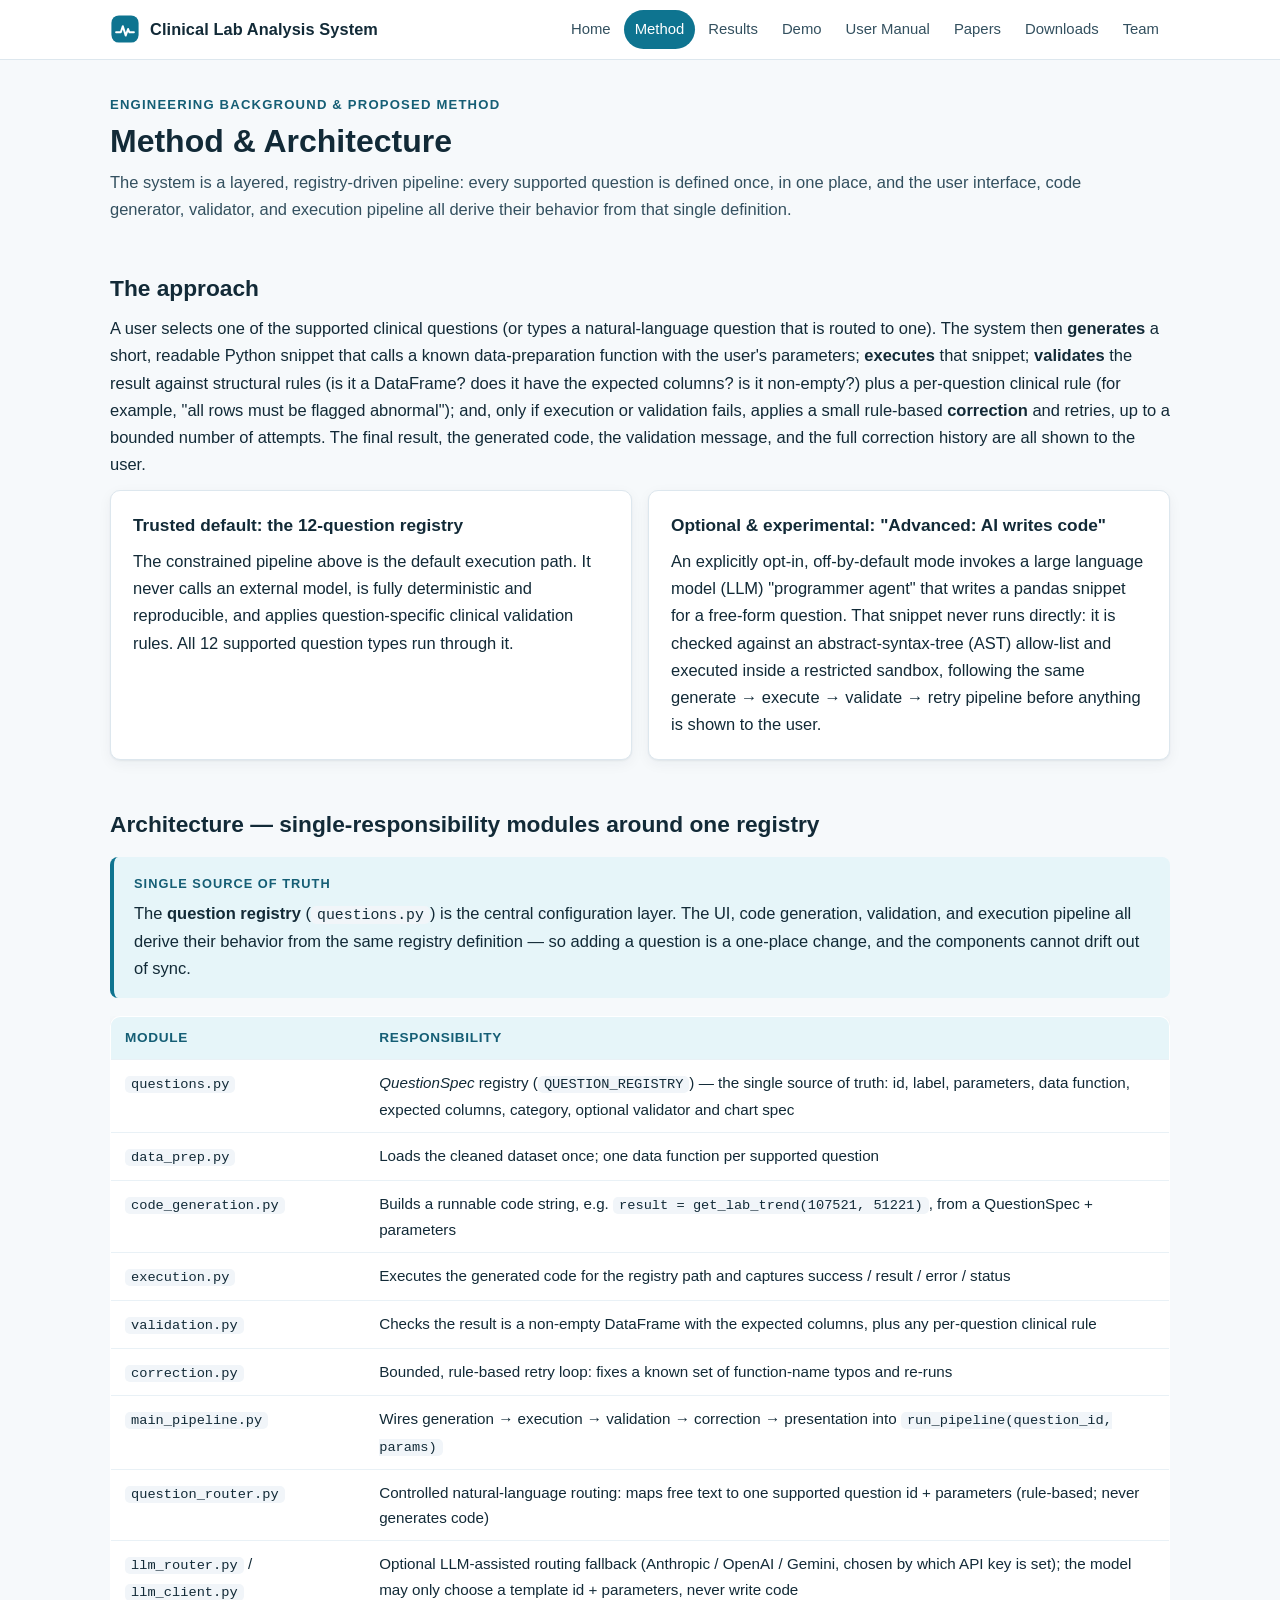
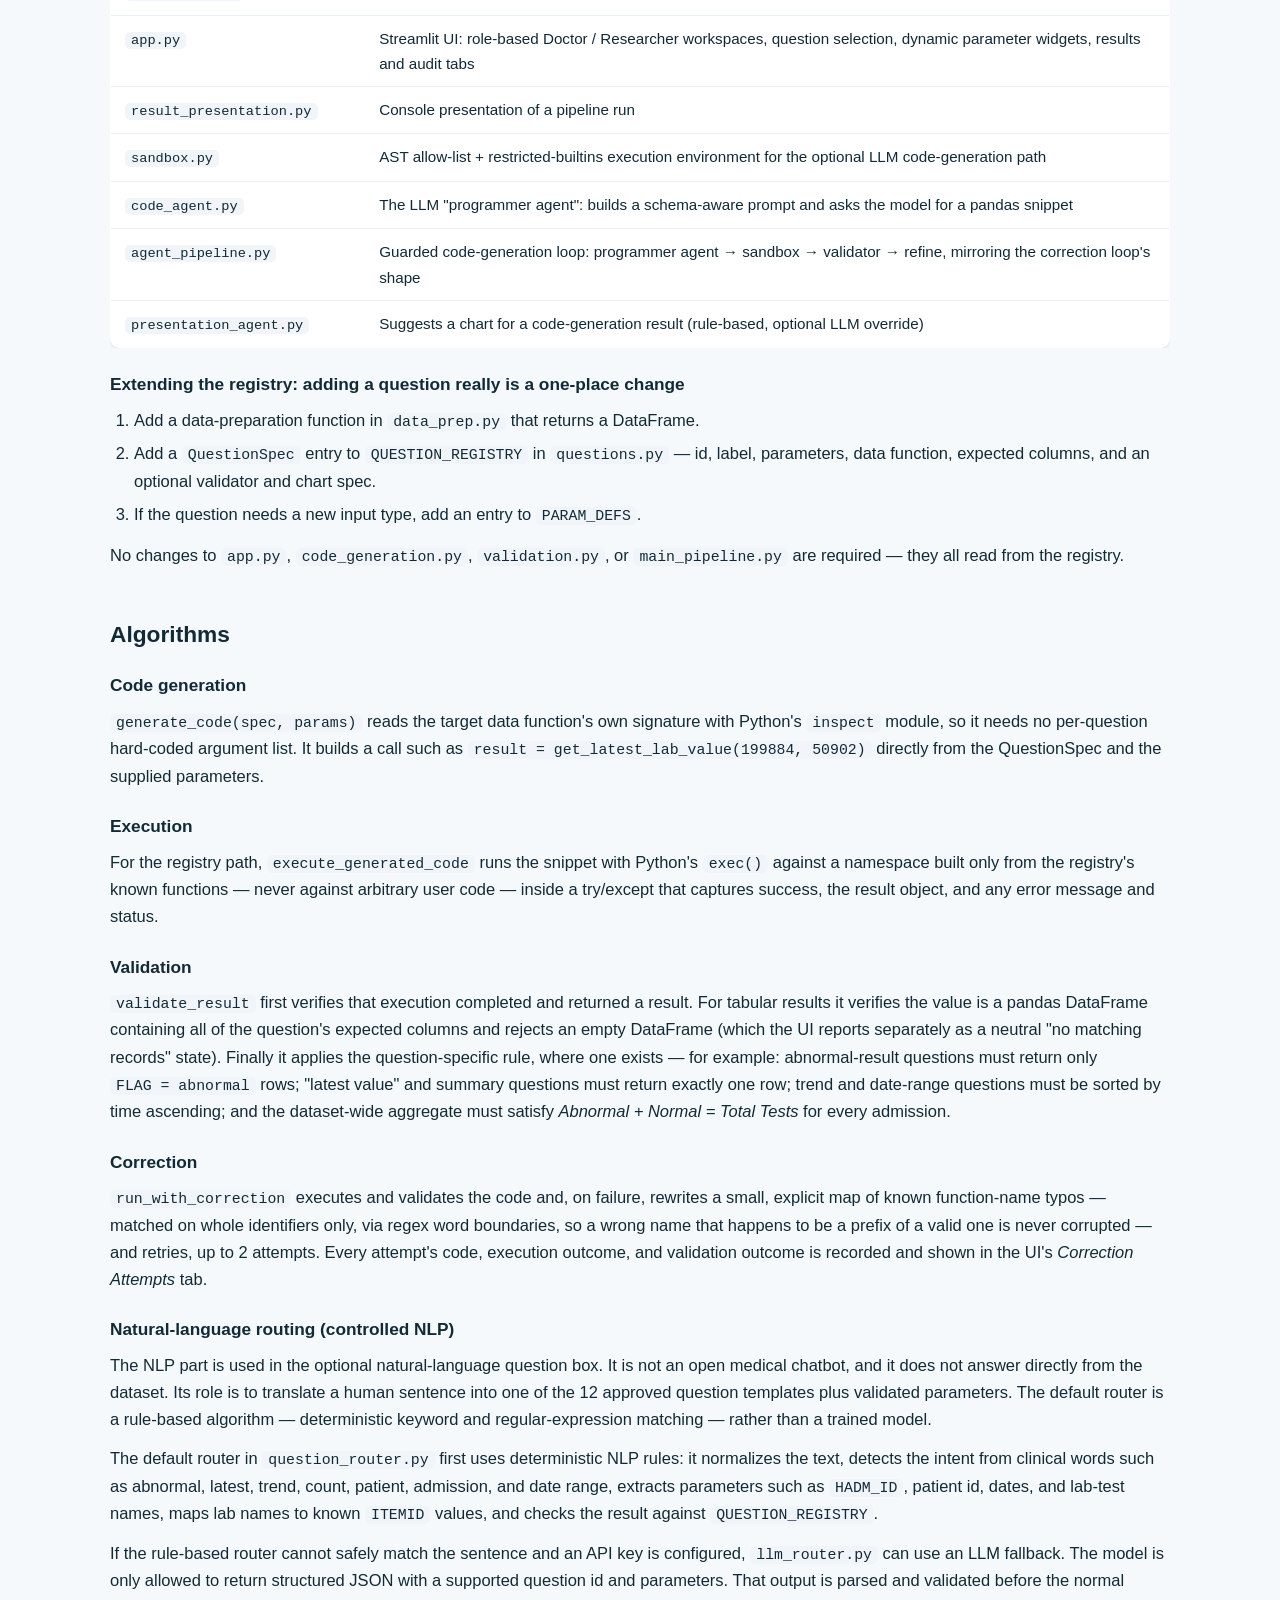
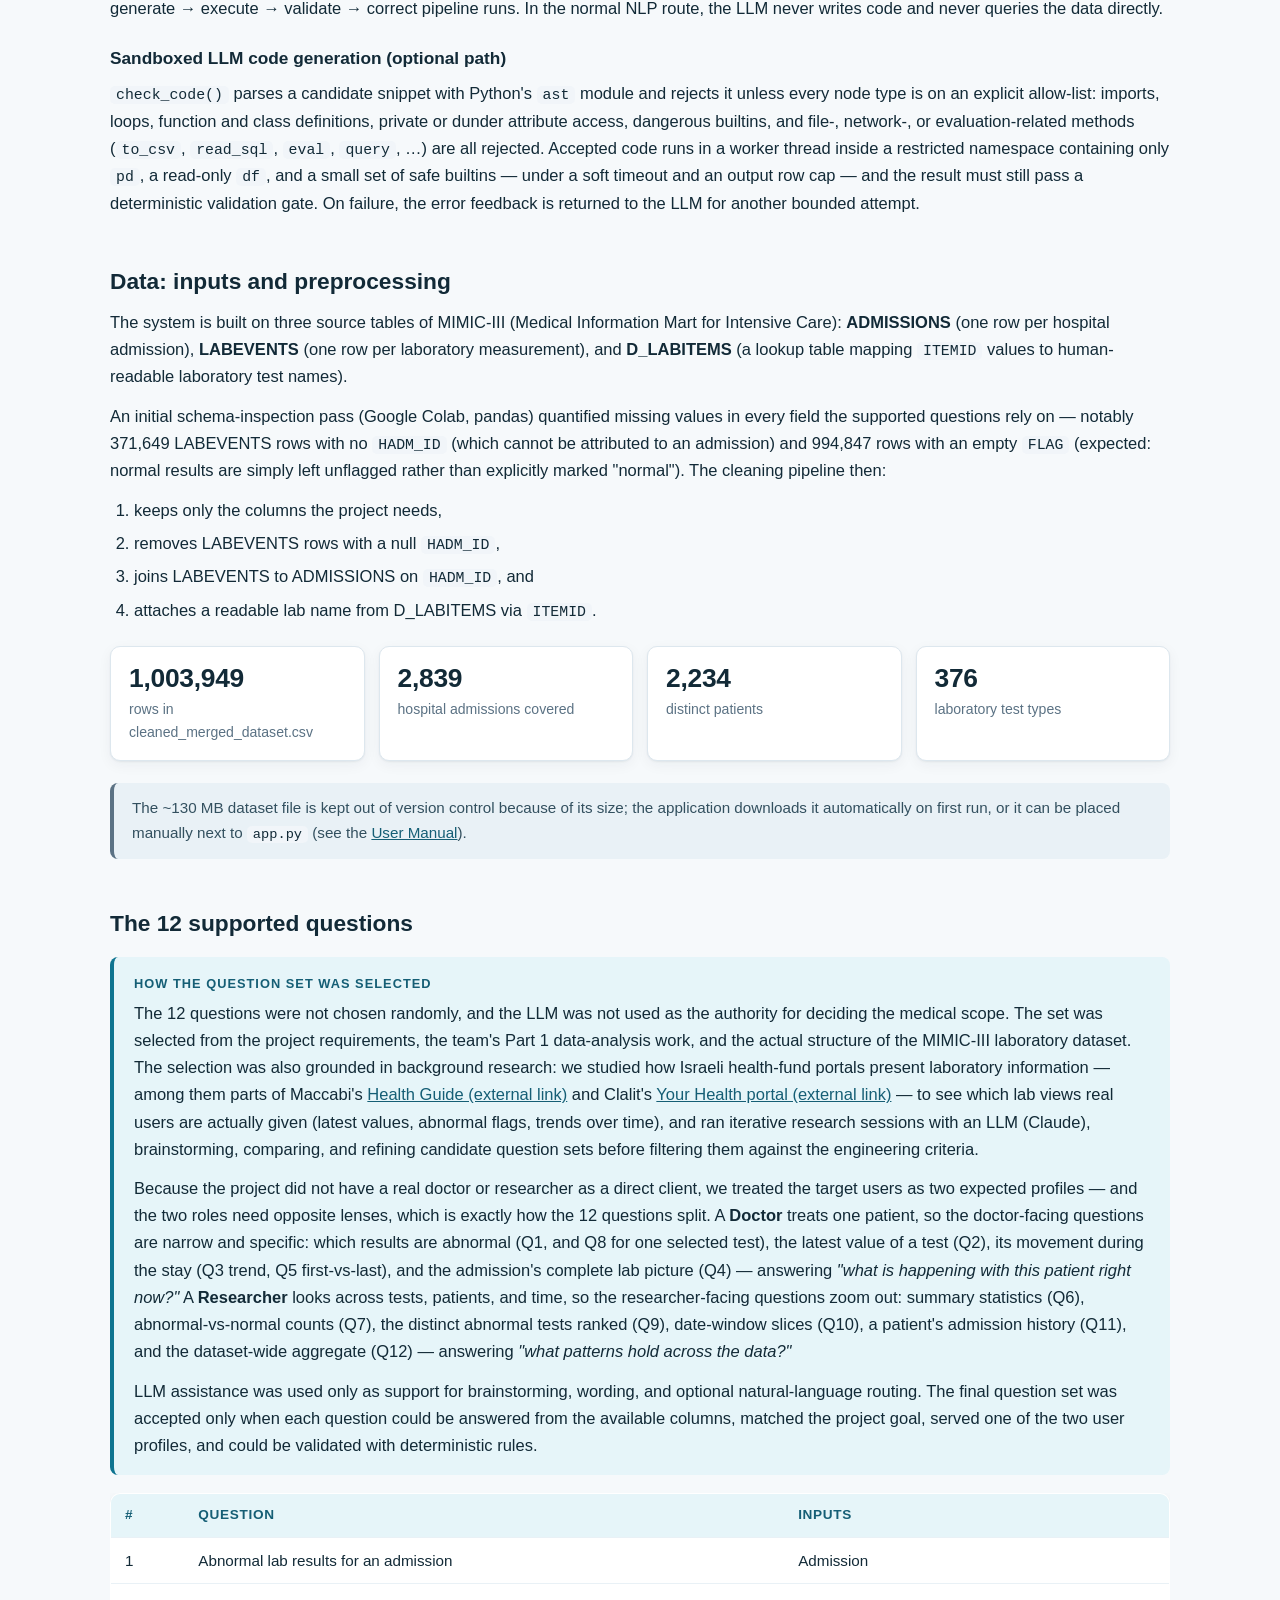
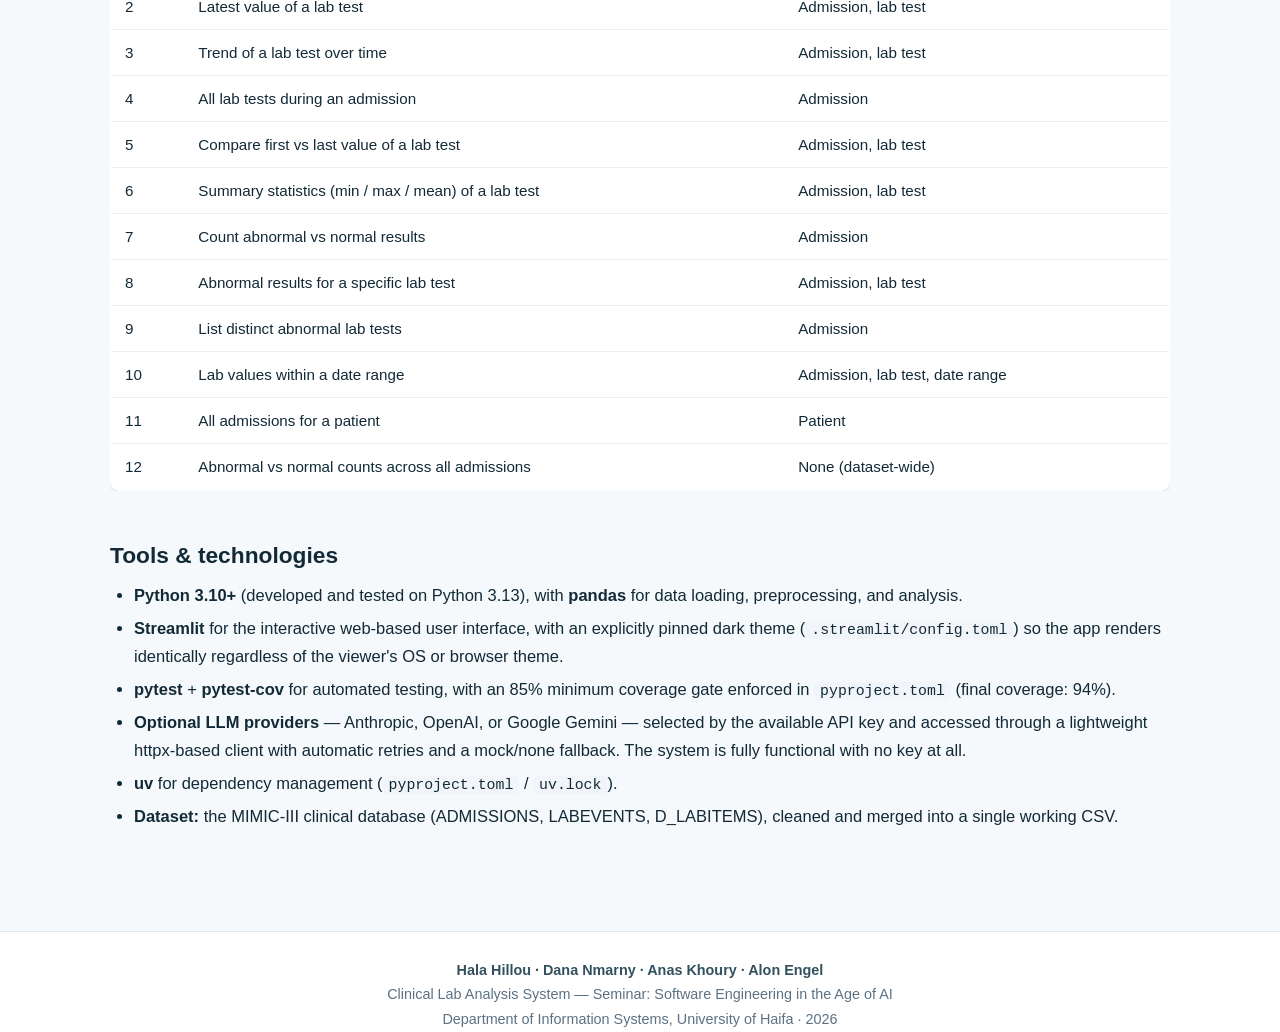
<file: method.htm>
<!DOCTYPE html>
<html lang="en">
<head>
<meta charset="utf-8">
<meta name="viewport" content="width=device-width, initial-scale=1">
<title>Method &amp; Architecture — Clinical Lab Analysis System</title>
<meta name="description" content="The registry-driven pipeline, module architecture, algorithms, sandbox guardrails, and dataset preparation of the Clinical Lab Analysis System.">
<link rel="icon" href="data:image/svg+xml,%3Csvg xmlns='http://www.w3.org/2000/svg' viewBox='0 0 32 32'%3E%3Crect x='1.5' y='1.5' width='29' height='29' rx='8' fill='%230e7490'/%3E%3Cpath d='M6.5 19.5h5l2.2-6.5 3 10 2.6-7 1.4 3.5h4.8' stroke='%23ffffff' stroke-width='2.1' stroke-linecap='round' stroke-linejoin='round' fill='none'/%3E%3C/svg%3E">
<link rel="stylesheet" href="assets/style.css">
</head>
<body>

<header class="site-header">
  <div class="header-inner">
    <a class="brand" href="index.htm" aria-label="Clinical Lab Analysis System — home">
      <svg width="30" height="30" viewBox="0 0 32 32" fill="none" aria-hidden="true">
        <rect x="1.5" y="1.5" width="29" height="29" rx="8" fill="#0e7490"/>
        <path d="M6.5 19.5h5l2.2-6.5 3 10 2.6-7 1.4 3.5h4.8" stroke="#ffffff" stroke-width="2.1" stroke-linecap="round" stroke-linejoin="round" fill="none"/>
      </svg>
      Clinical Lab Analysis System
    </a>
    <nav class="site-nav" aria-label="Main navigation">
      <a href="index.htm">Home</a>
      <a href="method.htm" class="active">Method</a>
      <a href="results.htm">Results</a>
      <a href="demo.htm">Demo</a>
      <a href="manual.htm">User Manual</a>
      <a href="papers.htm">Papers</a>
      <a href="downloads.htm">Downloads</a>
      <a href="team.htm">Team</a>
    </nav>
  </div>
</header>

<main>

  <section>
    <p class="kicker">Engineering background &amp; proposed method</p>
    <h1 class="page-title">Method &amp; Architecture</h1>
    <p class="page-lead">The system is a layered, registry-driven pipeline: every supported question is defined once, in one place, and the user interface, code generator, validator, and execution pipeline all derive their behavior from that single definition.</p>
  </section>

  <section>
    <h2>The approach</h2>
    <p>A user selects one of the supported clinical questions (or types a natural-language question that is routed to one). The system then <strong>generates</strong> a short, readable Python snippet that calls a known data-preparation function with the user's parameters; <strong>executes</strong> that snippet; <strong>validates</strong> the result against structural rules (is it a DataFrame? does it have the expected columns? is it non-empty?) plus a per-question clinical rule (for example, "all rows must be flagged abnormal"); and, only if execution or validation fails, applies a small rule-based <strong>correction</strong> and retries, up to a bounded number of attempts. The final result, the generated code, the validation message, and the full correction history are all shown to the user.</p>

    <div class="grid-2">
      <div class="card">
        <h3>Trusted default: the 12-question registry</h3>
        <p>The constrained pipeline above is the default execution path. It never calls an external model, is fully deterministic and reproducible, and applies question-specific clinical validation rules. All 12 supported question types run through it.</p>
      </div>
      <div class="card">
        <h3>Optional &amp; experimental: "Advanced: AI writes code"</h3>
        <p>An explicitly opt-in, off-by-default mode invokes a large language model (LLM) "programmer agent" that writes a pandas snippet for a free-form question. That snippet never runs directly: it is checked against an abstract-syntax-tree (AST) allow-list and executed inside a restricted sandbox, following the same generate → execute → validate → retry pipeline before anything is shown to the user.</p>
      </div>
    </div>
  </section>

  <section>
    <h2>Architecture — single-responsibility modules around one registry</h2>
    <div class="callout">
      <p class="label">Single source of truth</p>
      <p>The <strong>question registry</strong> (<code>questions.py</code>) is the central configuration layer. The UI, code generation, validation, and execution pipeline all derive their behavior from the same registry definition — so adding a question is a one-place change, and the components cannot drift out of sync.</p>
    </div>

    <div class="table-wrap">
    <table class="data">
      <thead><tr><th scope="col">Module</th><th scope="col">Responsibility</th></tr></thead>
      <tbody>
        <tr><td><code>questions.py</code></td><td><em>QuestionSpec</em> registry (<code>QUESTION_REGISTRY</code>) — the single source of truth: id, label, parameters, data function, expected columns, category, optional validator and chart spec</td></tr>
        <tr><td><code>data_prep.py</code></td><td>Loads the cleaned dataset once; one data function per supported question</td></tr>
        <tr><td><code>code_generation.py</code></td><td>Builds a runnable code string, e.g. <code>result = get_lab_trend(107521, 51221)</code>, from a QuestionSpec + parameters</td></tr>
        <tr><td><code>execution.py</code></td><td>Executes the generated code for the registry path and captures success / result / error / status</td></tr>
        <tr><td><code>validation.py</code></td><td>Checks the result is a non-empty DataFrame with the expected columns, plus any per-question clinical rule</td></tr>
        <tr><td><code>correction.py</code></td><td>Bounded, rule-based retry loop: fixes a known set of function-name typos and re-runs</td></tr>
        <tr><td><code>main_pipeline.py</code></td><td>Wires generation → execution → validation → correction → presentation into <code>run_pipeline(question_id, params)</code></td></tr>
        <tr><td><code>question_router.py</code></td><td>Controlled natural-language routing: maps free text to one supported question id + parameters (rule-based; never generates code)</td></tr>
        <tr><td><code>llm_router.py</code> / <code>llm_client.py</code></td><td>Optional LLM-assisted routing fallback (Anthropic / OpenAI / Gemini, chosen by which API key is set); the model may only choose a template id + parameters, never write code</td></tr>
        <tr><td><code>app.py</code></td><td>Streamlit UI: role-based Doctor / Researcher workspaces, question selection, dynamic parameter widgets, results and audit tabs</td></tr>
        <tr><td><code>result_presentation.py</code></td><td>Console presentation of a pipeline run</td></tr>
        <tr><td><code>sandbox.py</code></td><td>AST allow-list + restricted-builtins execution environment for the optional LLM code-generation path</td></tr>
        <tr><td><code>code_agent.py</code></td><td>The LLM "programmer agent": builds a schema-aware prompt and asks the model for a pandas snippet</td></tr>
        <tr><td><code>agent_pipeline.py</code></td><td>Guarded code-generation loop: programmer agent → sandbox → validator → refine, mirroring the correction loop's shape</td></tr>
        <tr><td><code>presentation_agent.py</code></td><td>Suggests a chart for a code-generation result (rule-based, optional LLM override)</td></tr>
      </tbody>
    </table>
    </div>

    <h3>Extending the registry: adding a question really is a one-place change</h3>
    <ol>
      <li>Add a data-preparation function in <code>data_prep.py</code> that returns a DataFrame.</li>
      <li>Add a <code>QuestionSpec</code> entry to <code>QUESTION_REGISTRY</code> in <code>questions.py</code> — id, label, parameters, data function, expected columns, and an optional validator and chart spec.</li>
      <li>If the question needs a new input type, add an entry to <code>PARAM_DEFS</code>.</li>
    </ol>
    <p>No changes to <code>app.py</code>, <code>code_generation.py</code>, <code>validation.py</code>, or <code>main_pipeline.py</code> are required — they all read from the registry.</p>
  </section>

  <section>
    <h2>Algorithms</h2>

    <h3>Code generation</h3>
    <p><code>generate_code(spec, params)</code> reads the target data function's own signature with Python's <code>inspect</code> module, so it needs no per-question hard-coded argument list. It builds a call such as <code>result = get_latest_lab_value(199884, 50902)</code> directly from the QuestionSpec and the supplied parameters.</p>

    <h3>Execution</h3>
    <p>For the registry path, <code>execute_generated_code</code> runs the snippet with Python's <code>exec()</code> against a namespace built only from the registry's known functions — never against arbitrary user code — inside a try/except that captures success, the result object, and any error message and status.</p>

    <h3>Validation</h3>
    <p><code>validate_result</code> first verifies that execution completed and returned a result. For tabular results it verifies the value is a pandas DataFrame containing all of the question's expected columns and rejects an empty DataFrame (which the UI reports separately as a neutral "no matching records" state). Finally it applies the question-specific rule, where one exists — for example: abnormal-result questions must return only <code>FLAG&nbsp;=&nbsp;abnormal</code> rows; "latest value" and summary questions must return exactly one row; trend and date-range questions must be sorted by time ascending; and the dataset-wide aggregate must satisfy <em>Abnormal + Normal = Total&nbsp;Tests</em> for every admission.</p>

    <h3>Correction</h3>
    <p><code>run_with_correction</code> executes and validates the code and, on failure, rewrites a small, explicit map of known function-name typos — matched on whole identifiers only, via regex word boundaries, so a wrong name that happens to be a prefix of a valid one is never corrupted — and retries, up to 2 attempts. Every attempt's code, execution outcome, and validation outcome is recorded and shown in the UI's <em>Correction Attempts</em> tab.</p>

    <h3>Natural-language routing (controlled NLP)</h3>
    <p>The NLP part is used in the optional natural-language question box. It is not an open medical chatbot, and it does not answer directly from the dataset. Its role is to translate a human sentence into one of the 12 approved question templates plus validated parameters. The default router is a rule-based algorithm — deterministic keyword and regular-expression matching — rather than a trained model.</p>
    <p>The default router in <code>question_router.py</code> first uses deterministic NLP rules: it normalizes the text, detects the intent from clinical words such as abnormal, latest, trend, count, patient, admission, and date range, extracts parameters such as <code>HADM_ID</code>, patient id, dates, and lab-test names, maps lab names to known <code>ITEMID</code> values, and checks the result against <code>QUESTION_REGISTRY</code>.</p>
    <p>If the rule-based router cannot safely match the sentence and an API key is configured, <code>llm_router.py</code> can use an LLM fallback. The model is only allowed to return structured JSON with a supported question id and parameters. That output is parsed and validated before the normal generate → execute → validate → correct pipeline runs. In the normal NLP route, the LLM never writes code and never queries the data directly.</p>

    <h3>Sandboxed LLM code generation (optional path)</h3>
    <p><code>check_code()</code> parses a candidate snippet with Python's <code>ast</code> module and rejects it unless every node type is on an explicit allow-list: imports, loops, function and class definitions, private or dunder attribute access, dangerous builtins, and file-, network-, or evaluation-related methods (<code>to_csv</code>, <code>read_sql</code>, <code>eval</code>, <code>query</code>, …) are all rejected. Accepted code runs in a worker thread inside a restricted namespace containing only <code>pd</code>, a read-only <code>df</code>, and a small set of safe builtins — under a soft timeout and an output row cap — and the result must still pass a deterministic validation gate. On failure, the error feedback is returned to the LLM for another bounded attempt.</p>
  </section>

  <section>
    <h2>Data: inputs and preprocessing</h2>
    <p>The system is built on three source tables of MIMIC-III (Medical Information Mart for Intensive Care): <strong>ADMISSIONS</strong> (one row per hospital admission), <strong>LABEVENTS</strong> (one row per laboratory measurement), and <strong>D_LABITEMS</strong> (a lookup table mapping <code>ITEMID</code> values to human-readable laboratory test names).</p>
    <p>An initial schema-inspection pass (Google Colab, pandas) quantified missing values in every field the supported questions rely on — notably 371,649 LABEVENTS rows with no <code>HADM_ID</code> (which cannot be attributed to an admission) and 994,847 rows with an empty <code>FLAG</code> (expected: normal results are simply left unflagged rather than explicitly marked "normal"). The cleaning pipeline then:</p>
    <ol>
      <li>keeps only the columns the project needs,</li>
      <li>removes LABEVENTS rows with a null <code>HADM_ID</code>,</li>
      <li>joins LABEVENTS to ADMISSIONS on <code>HADM_ID</code>, and</li>
      <li>attaches a readable lab name from D_LABITEMS via <code>ITEMID</code>.</li>
    </ol>
    <div class="stats-row">
      <div class="stat"><div class="value">1,003,949</div><div class="label">rows in cleaned_merged_dataset.csv</div></div>
      <div class="stat"><div class="value">2,839</div><div class="label">hospital admissions covered</div></div>
      <div class="stat"><div class="value">2,234</div><div class="label">distinct patients</div></div>
      <div class="stat"><div class="value">376</div><div class="label">laboratory test types</div></div>
    </div>
    <p class="note">The ~130&nbsp;MB dataset file is kept out of version control because of its size; the application downloads it automatically on first run, or it can be placed manually next to <code>app.py</code> (see the <a href="manual.htm">User Manual</a>).</p>
  </section>

  <section>
    <h2>The 12 supported questions</h2>
    <div class="callout">
      <p class="label">How the question set was selected</p>
      <p>The 12 questions were not chosen randomly, and the LLM was not used as the authority for deciding the medical scope. The set was selected from the project requirements, the team's Part 1 data-analysis work, and the actual structure of the MIMIC-III laboratory dataset. The selection was also grounded in background research: we studied how Israeli health-fund portals present laboratory information — among them parts of Maccabi's <a href="https://www.maccabi4u.co.il/healthguide/medicalconditions/" target="_blank" rel="noopener">Health Guide (external link)</a> and Clalit's <a href="https://www.clalit.co.il/he/your_health/Pages/default.aspx" target="_blank" rel="noopener">Your Health portal (external link)</a> — to see which lab views real users are actually given (latest values, abnormal flags, trends over time), and ran iterative research sessions with an LLM (Claude), brainstorming, comparing, and refining candidate question sets before filtering them against the engineering criteria.</p>
      <p>Because the project did not have a real doctor or researcher as a direct client, we treated the target users as two expected profiles — and the two roles need opposite lenses, which is exactly how the 12 questions split. A <strong>Doctor</strong> treats one patient, so the doctor-facing questions are narrow and specific: which results are abnormal (Q1, and Q8 for one selected test), the latest value of a test (Q2), its movement during the stay (Q3 trend, Q5 first-vs-last), and the admission's complete lab picture (Q4) — answering <em>"what is happening with this patient right now?"</em> A <strong>Researcher</strong> looks across tests, patients, and time, so the researcher-facing questions zoom out: summary statistics (Q6), abnormal-vs-normal counts (Q7), the distinct abnormal tests ranked (Q9), date-window slices (Q10), a patient's admission history (Q11), and the dataset-wide aggregate (Q12) — answering <em>"what patterns hold across the data?"</em></p>
      <p>LLM assistance was used only as support for brainstorming, wording, and optional natural-language routing. The final question set was accepted only when each question could be answered from the available columns, matched the project goal, served one of the two user profiles, and could be validated with deterministic rules.</p>
    </div>
    <div class="table-wrap">
    <table class="data">
      <thead><tr><th scope="col">#</th><th scope="col">Question</th><th scope="col">Inputs</th></tr></thead>
      <tbody>
        <tr><td>1</td><td>Abnormal lab results for an admission</td><td>Admission</td></tr>
        <tr><td>2</td><td>Latest value of a lab test</td><td>Admission, lab test</td></tr>
        <tr><td>3</td><td>Trend of a lab test over time</td><td>Admission, lab test</td></tr>
        <tr><td>4</td><td>All lab tests during an admission</td><td>Admission</td></tr>
        <tr><td>5</td><td>Compare first vs last value of a lab test</td><td>Admission, lab test</td></tr>
        <tr><td>6</td><td>Summary statistics (min / max / mean) of a lab test</td><td>Admission, lab test</td></tr>
        <tr><td>7</td><td>Count abnormal vs normal results</td><td>Admission</td></tr>
        <tr><td>8</td><td>Abnormal results for a specific lab test</td><td>Admission, lab test</td></tr>
        <tr><td>9</td><td>List distinct abnormal lab tests</td><td>Admission</td></tr>
        <tr><td>10</td><td>Lab values within a date range</td><td>Admission, lab test, date range</td></tr>
        <tr><td>11</td><td>All admissions for a patient</td><td>Patient</td></tr>
        <tr><td>12</td><td>Abnormal vs normal counts across all admissions</td><td>None (dataset-wide)</td></tr>
      </tbody>
    </table>
    </div>
  </section>

  <section>
    <h2>Tools &amp; technologies</h2>
    <ul>
      <li><strong>Python 3.10+</strong> (developed and tested on Python 3.13), with <strong>pandas</strong> for data loading, preprocessing, and analysis.</li>
      <li><strong>Streamlit</strong> for the interactive web-based user interface, with an explicitly pinned dark theme (<code>.streamlit/config.toml</code>) so the app renders identically regardless of the viewer's OS or browser theme.</li>
      <li><strong>pytest</strong> + <strong>pytest-cov</strong> for automated testing, with an 85% minimum coverage gate enforced in <code>pyproject.toml</code> (final coverage: 94%).</li>
      <li><strong>Optional LLM providers</strong> — Anthropic, OpenAI, or Google Gemini — selected by the available API key and accessed through a lightweight httpx-based client with automatic retries and a mock/none fallback. The system is fully functional with no key at all.</li>
      <li><strong>uv</strong> for dependency management (<code>pyproject.toml</code> / <code>uv.lock</code>).</li>
      <li><strong>Dataset:</strong> the MIMIC-III clinical database (ADMISSIONS, LABEVENTS, D_LABITEMS), cleaned and merged into a single working CSV.</li>
    </ul>
  </section>

</main>

<footer class="site-footer">
  <div><span class="names">Hala Hillou · Dana Nmarny · Anas Khoury · Alon Engel</span></div>
  <div>Clinical Lab Analysis System — Seminar: Software Engineering in the Age of AI</div>
  <div>Department of Information Systems, University of Haifa · 2026</div>
</footer>

</body>
</html>
</file>
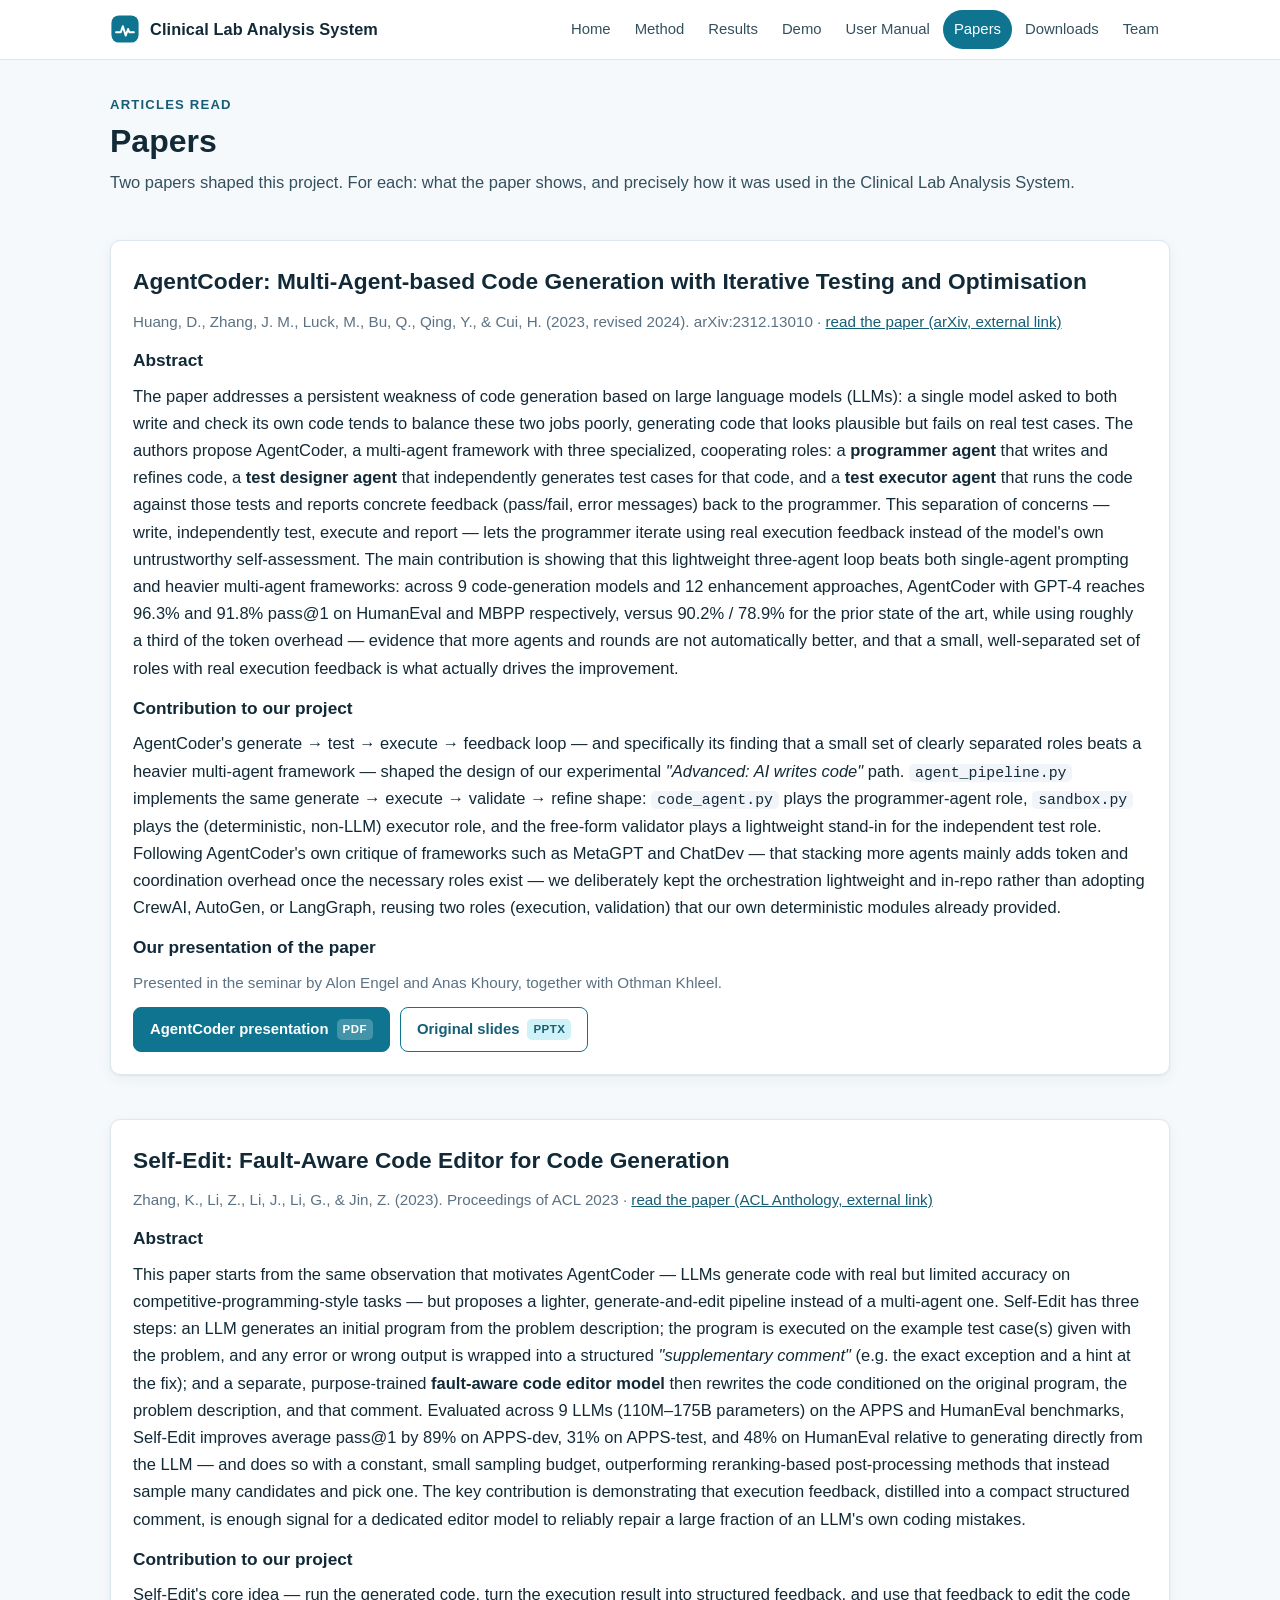
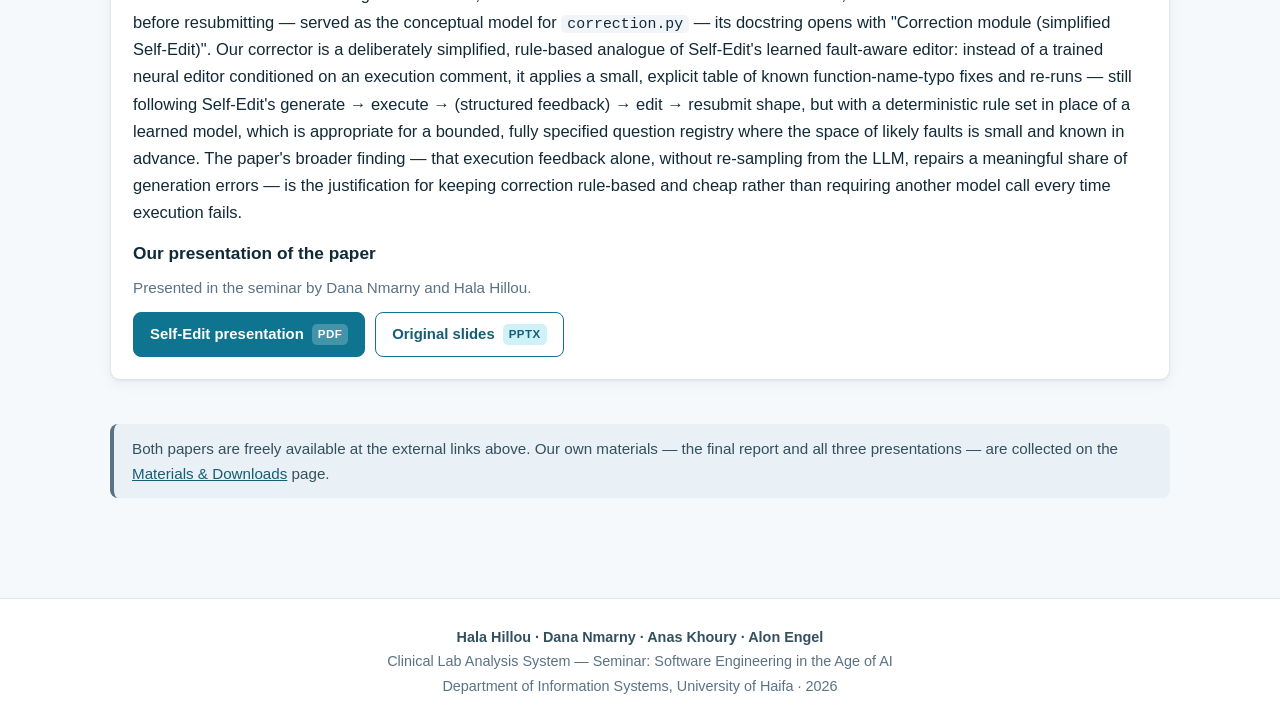
<file: papers.htm>
<!DOCTYPE html>
<html lang="en">
<head>
<meta charset="utf-8">
<meta name="viewport" content="width=device-width, initial-scale=1">
<title>Papers — Clinical Lab Analysis System</title>
<meta name="description" content="The papers behind the project — AgentCoder and Self-Edit: abstracts, key findings, and exactly how each paper shaped the Clinical Lab Analysis System.">
<link rel="icon" href="data:image/svg+xml,%3Csvg xmlns='http://www.w3.org/2000/svg' viewBox='0 0 32 32'%3E%3Crect x='1.5' y='1.5' width='29' height='29' rx='8' fill='%230e7490'/%3E%3Cpath d='M6.5 19.5h5l2.2-6.5 3 10 2.6-7 1.4 3.5h4.8' stroke='%23ffffff' stroke-width='2.1' stroke-linecap='round' stroke-linejoin='round' fill='none'/%3E%3C/svg%3E">
<link rel="stylesheet" href="assets/style.css">
</head>
<body>

<header class="site-header">
  <div class="header-inner">
    <a class="brand" href="index.htm" aria-label="Clinical Lab Analysis System — home">
      <svg width="30" height="30" viewBox="0 0 32 32" fill="none" aria-hidden="true">
        <rect x="1.5" y="1.5" width="29" height="29" rx="8" fill="#0e7490"/>
        <path d="M6.5 19.5h5l2.2-6.5 3 10 2.6-7 1.4 3.5h4.8" stroke="#ffffff" stroke-width="2.1" stroke-linecap="round" stroke-linejoin="round" fill="none"/>
      </svg>
      Clinical Lab Analysis System
    </a>
    <nav class="site-nav" aria-label="Main navigation">
      <a href="index.htm">Home</a>
      <a href="method.htm">Method</a>
      <a href="results.htm">Results</a>
      <a href="demo.htm">Demo</a>
      <a href="manual.htm">User Manual</a>
      <a href="papers.htm" class="active">Papers</a>
      <a href="downloads.htm">Downloads</a>
      <a href="team.htm">Team</a>
    </nav>
  </div>
</header>

<main>

  <section>
    <p class="kicker">Articles read</p>
    <h1 class="page-title">Papers</h1>
    <p class="page-lead">Two papers shaped this project. For each: what the paper shows, and precisely how it was used in the Clinical Lab Analysis System.</p>
  </section>

  <section>
    <div class="card">
      <h2 style="margin-top:0;">AgentCoder: Multi-Agent-based Code Generation with Iterative Testing and Optimisation</h2>
      <p style="color:var(--muted); font-size:0.95rem;">Huang, D., Zhang, J. M., Luck, M., Bu, Q., Qing, Y., &amp; Cui, H. (2023, revised 2024). arXiv:2312.13010 · <a href="https://arxiv.org/pdf/2312.13010" target="_blank" rel="noopener">read the paper (arXiv, external link)</a></p>

      <h3>Abstract</h3>
      <p>The paper addresses a persistent weakness of code generation based on large language models (LLMs): a single model asked to both write and check its own code tends to balance these two jobs poorly, generating code that looks plausible but fails on real test cases. The authors propose AgentCoder, a multi-agent framework with three specialized, cooperating roles: a <strong>programmer agent</strong> that writes and refines code, a <strong>test designer agent</strong> that independently generates test cases for that code, and a <strong>test executor agent</strong> that runs the code against those tests and reports concrete feedback (pass/fail, error messages) back to the programmer. This separation of concerns — write, independently test, execute and report — lets the programmer iterate using real execution feedback instead of the model's own untrustworthy self-assessment. The main contribution is showing that this lightweight three-agent loop beats both single-agent prompting and heavier multi-agent frameworks: across 9 code-generation models and 12 enhancement approaches, AgentCoder with GPT-4 reaches 96.3% and 91.8% pass@1 on HumanEval and MBPP respectively, versus 90.2% / 78.9% for the prior state of the art, while using roughly a third of the token overhead — evidence that more agents and rounds are not automatically better, and that a small, well-separated set of roles with real execution feedback is what actually drives the improvement.</p>

      <h3>Contribution to our project</h3>
      <p>AgentCoder's generate → test → execute → feedback loop — and specifically its finding that a small set of clearly separated roles beats a heavier multi-agent framework — shaped the design of our experimental <em>"Advanced: AI writes code"</em> path. <code>agent_pipeline.py</code> implements the same generate → execute → validate → refine shape: <code>code_agent.py</code> plays the programmer-agent role, <code>sandbox.py</code> plays the (deterministic, non-LLM) executor role, and the free-form validator plays a lightweight stand-in for the independent test role. Following AgentCoder's own critique of frameworks such as MetaGPT and ChatDev — that stacking more agents mainly adds token and coordination overhead once the necessary roles exist — we deliberately kept the orchestration lightweight and in-repo rather than adopting CrewAI, AutoGen, or LangGraph, reusing two roles (execution, validation) that our own deterministic modules already provided.</p>

      <h3>Our presentation of the paper</h3>
      <p style="color:var(--muted); font-size:0.95rem;">Presented in the seminar by Alon Engel and Anas Khoury, together with Othman Khleel.</p>
      <div class="btn-row">
        <a class="btn" href="files/AgentCoder_PaperPresentation.pdf">AgentCoder presentation <span class="tag">PDF</span></a>
        <a class="btn secondary" href="files/AgentCoder_PaperPresentation.pptx">Original slides <span class="tag">PPTX</span></a>
      </div>
    </div>
  </section>

  <section>
    <div class="card">
      <h2 style="margin-top:0;">Self-Edit: Fault-Aware Code Editor for Code Generation</h2>
      <p style="color:var(--muted); font-size:0.95rem;">Zhang, K., Li, Z., Li, J., Li, G., &amp; Jin, Z. (2023). Proceedings of ACL 2023 · <a href="https://aclanthology.org/2023.acl-long.45.pdf" target="_blank" rel="noopener">read the paper (ACL Anthology, external link)</a></p>

      <h3>Abstract</h3>
      <p>This paper starts from the same observation that motivates AgentCoder — LLMs generate code with real but limited accuracy on competitive-programming-style tasks — but proposes a lighter, generate-and-edit pipeline instead of a multi-agent one. Self-Edit has three steps: an LLM generates an initial program from the problem description; the program is executed on the example test case(s) given with the problem, and any error or wrong output is wrapped into a structured <em>"supplementary comment"</em> (e.g. the exact exception and a hint at the fix); and a separate, purpose-trained <strong>fault-aware code editor model</strong> then rewrites the code conditioned on the original program, the problem description, and that comment. Evaluated across 9 LLMs (110M–175B parameters) on the APPS and HumanEval benchmarks, Self-Edit improves average pass@1 by 89% on APPS-dev, 31% on APPS-test, and 48% on HumanEval relative to generating directly from the LLM — and does so with a constant, small sampling budget, outperforming reranking-based post-processing methods that instead sample many candidates and pick one. The key contribution is demonstrating that execution feedback, distilled into a compact structured comment, is enough signal for a dedicated editor model to reliably repair a large fraction of an LLM's own coding mistakes.</p>

      <h3>Contribution to our project</h3>
      <p>Self-Edit's core idea — run the generated code, turn the execution result into structured feedback, and use that feedback to edit the code before resubmitting — served as the conceptual model for <code>correction.py</code> — its docstring opens with "Correction module (simplified Self-Edit)". Our corrector is a deliberately simplified, rule-based analogue of Self-Edit's learned fault-aware editor: instead of a trained neural editor conditioned on an execution comment, it applies a small, explicit table of known function-name-typo fixes and re-runs — still following Self-Edit's generate → execute → (structured feedback) → edit → resubmit shape, but with a deterministic rule set in place of a learned model, which is appropriate for a bounded, fully specified question registry where the space of likely faults is small and known in advance. The paper's broader finding — that execution feedback alone, without re-sampling from the LLM, repairs a meaningful share of generation errors — is the justification for keeping correction rule-based and cheap rather than requiring another model call every time execution fails.</p>

      <h3>Our presentation of the paper</h3>
      <p style="color:var(--muted); font-size:0.95rem;">Presented in the seminar by Dana Nmarny and Hala Hillou.</p>
      <div class="btn-row">
        <a class="btn" href="files/SelfEdit_PaperPresentation.pdf">Self-Edit presentation <span class="tag">PDF</span></a>
        <a class="btn secondary" href="files/SelfEdit_PaperPresentation.pptx">Original slides <span class="tag">PPTX</span></a>
      </div>
    </div>
  </section>

  <section>
    <p class="note">Both papers are freely available at the external links above. Our own materials — the final report and all three presentations — are collected on the <a href="downloads.htm">Materials &amp; Downloads</a> page.</p>
  </section>

</main>

<footer class="site-footer">
  <div><span class="names">Hala Hillou · Dana Nmarny · Anas Khoury · Alon Engel</span></div>
  <div>Clinical Lab Analysis System — Seminar: Software Engineering in the Age of AI</div>
  <div>Department of Information Systems, University of Haifa · 2026</div>
</footer>

</body>
</html>
</file>
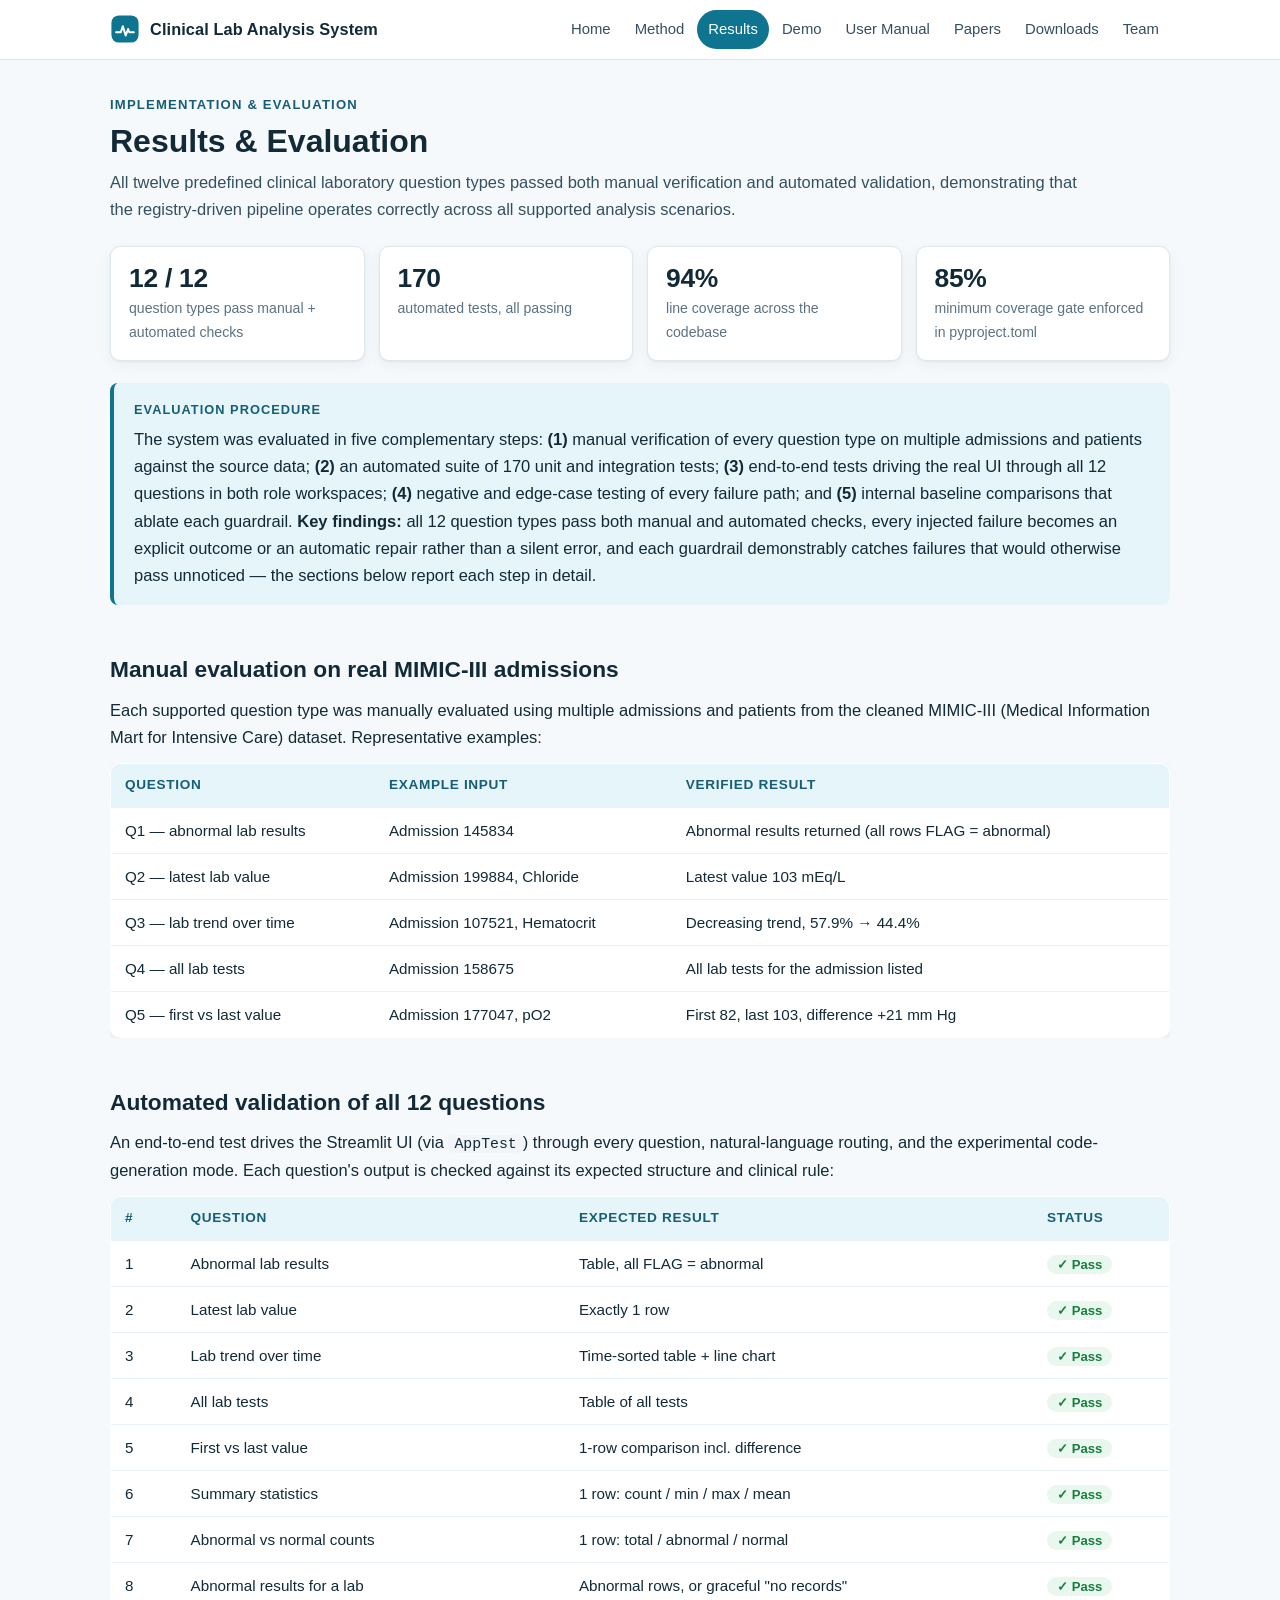
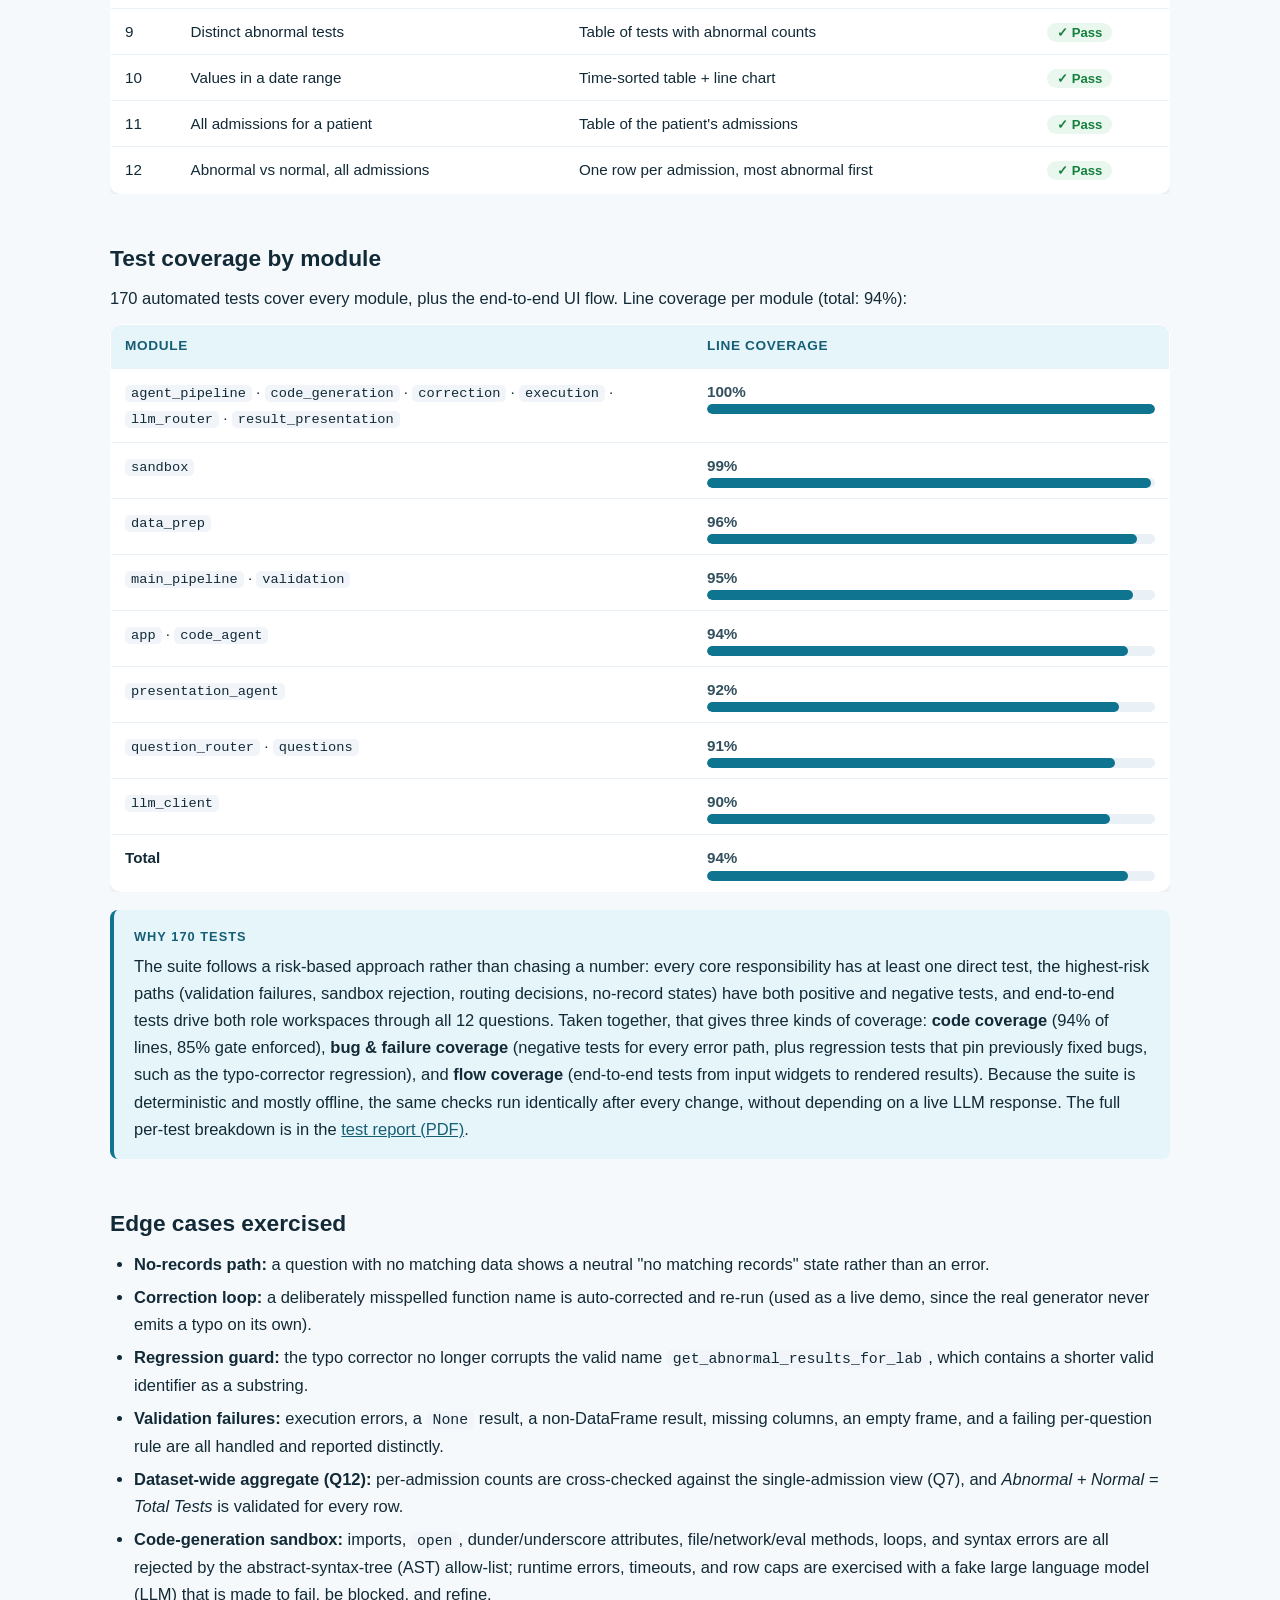
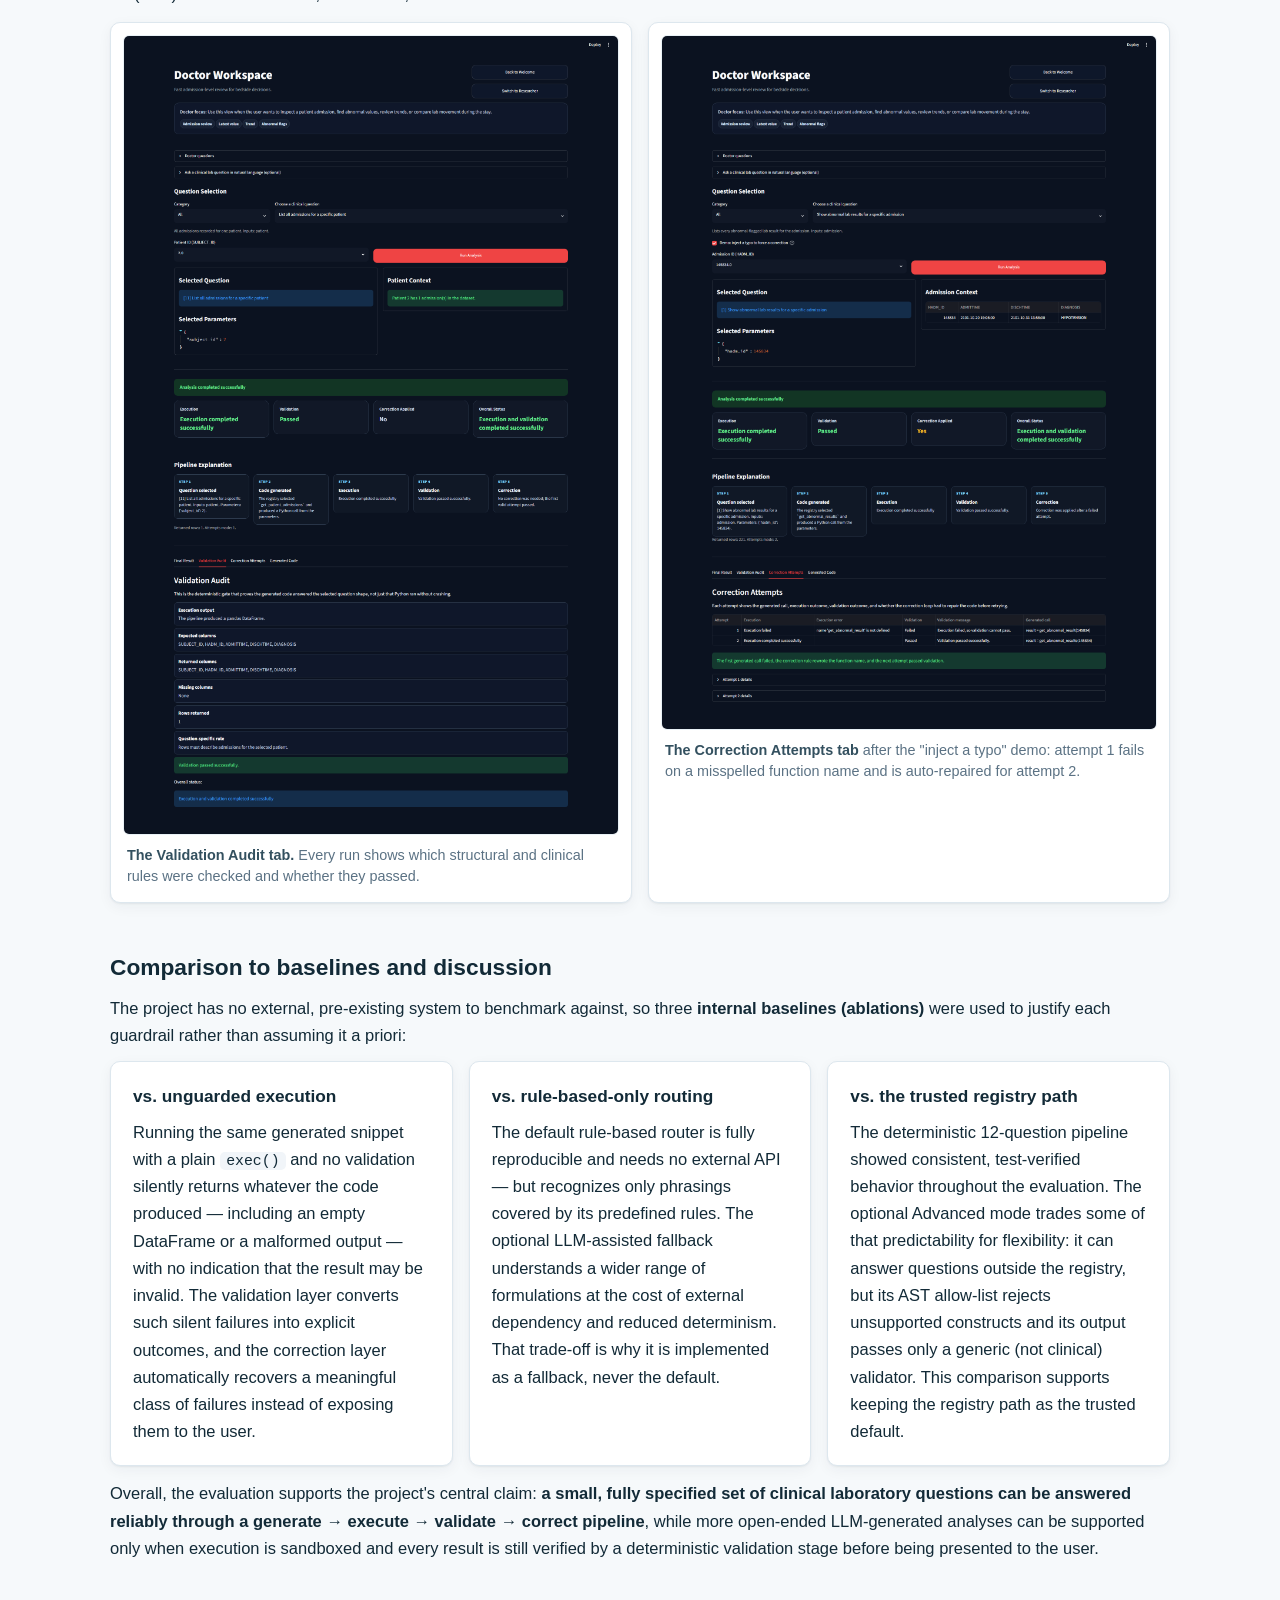
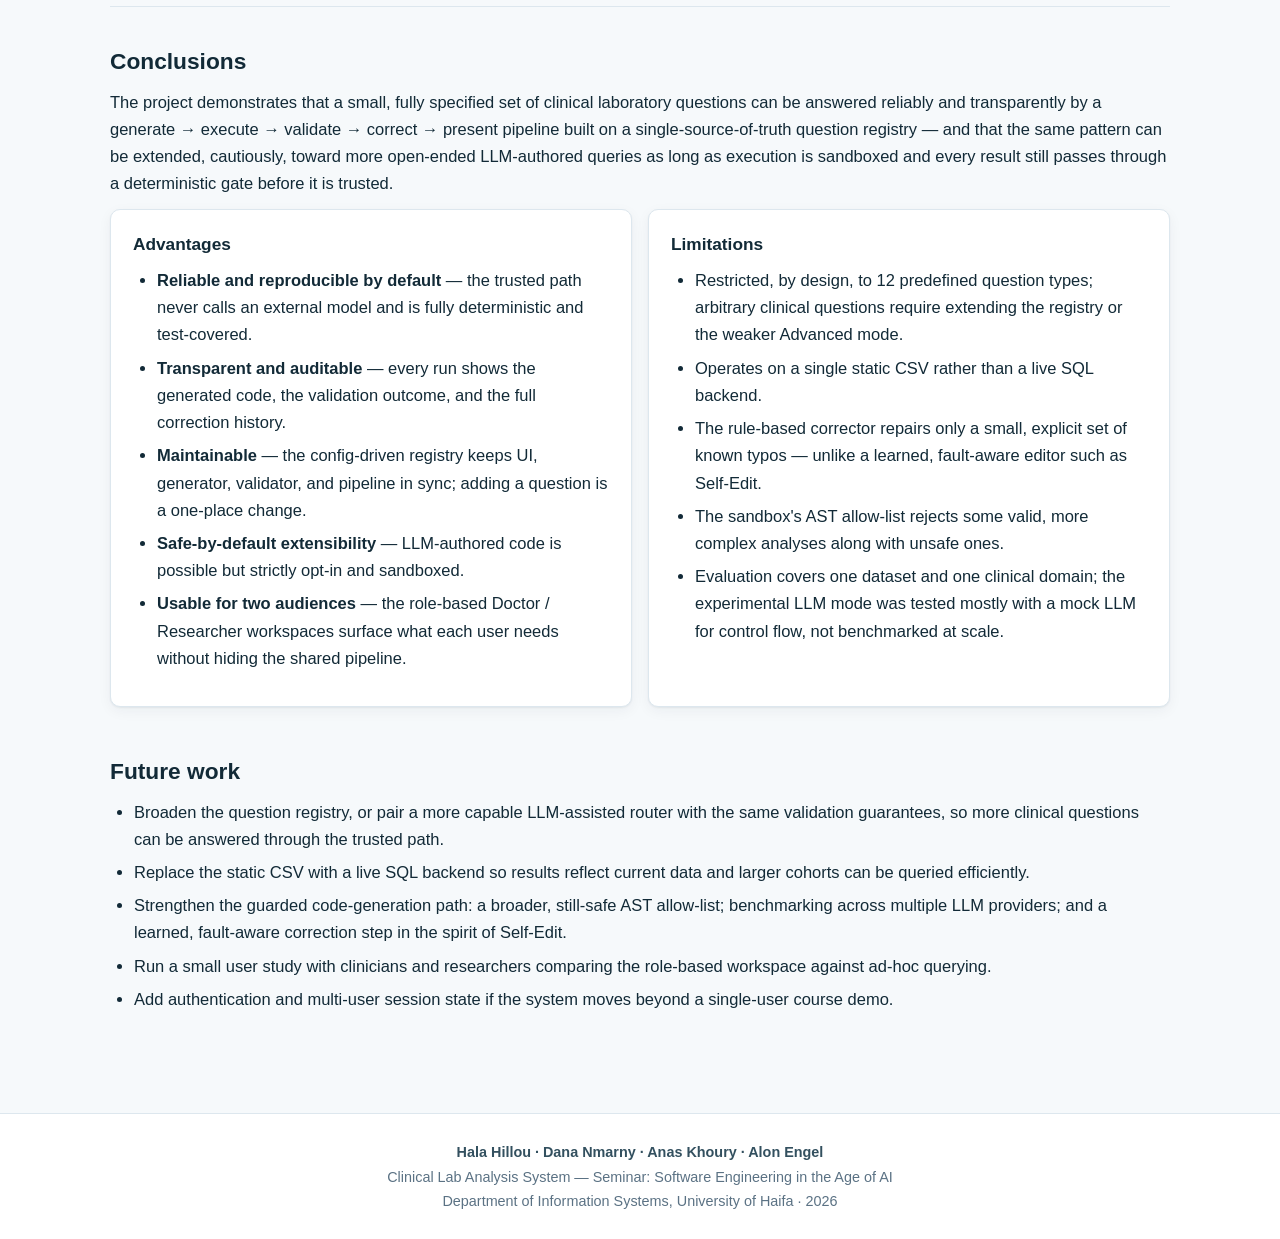
<file: results.htm>
<!DOCTYPE html>
<html lang="en">
<head>
<meta charset="utf-8">
<meta name="viewport" content="width=device-width, initial-scale=1">
<title>Results &amp; Evaluation — Clinical Lab Analysis System</title>
<meta name="description" content="Evaluation of the Clinical Lab Analysis System: manual verification examples, 170 automated tests with 94% coverage, edge cases, baseline comparisons, conclusions and future work.">
<link rel="icon" href="data:image/svg+xml,%3Csvg xmlns='http://www.w3.org/2000/svg' viewBox='0 0 32 32'%3E%3Crect x='1.5' y='1.5' width='29' height='29' rx='8' fill='%230e7490'/%3E%3Cpath d='M6.5 19.5h5l2.2-6.5 3 10 2.6-7 1.4 3.5h4.8' stroke='%23ffffff' stroke-width='2.1' stroke-linecap='round' stroke-linejoin='round' fill='none'/%3E%3C/svg%3E">
<link rel="stylesheet" href="assets/style.css">
</head>
<body>

<header class="site-header">
  <div class="header-inner">
    <a class="brand" href="index.htm" aria-label="Clinical Lab Analysis System — home">
      <svg width="30" height="30" viewBox="0 0 32 32" fill="none" aria-hidden="true">
        <rect x="1.5" y="1.5" width="29" height="29" rx="8" fill="#0e7490"/>
        <path d="M6.5 19.5h5l2.2-6.5 3 10 2.6-7 1.4 3.5h4.8" stroke="#ffffff" stroke-width="2.1" stroke-linecap="round" stroke-linejoin="round" fill="none"/>
      </svg>
      Clinical Lab Analysis System
    </a>
    <nav class="site-nav" aria-label="Main navigation">
      <a href="index.htm">Home</a>
      <a href="method.htm">Method</a>
      <a href="results.htm" class="active">Results</a>
      <a href="demo.htm">Demo</a>
      <a href="manual.htm">User Manual</a>
      <a href="papers.htm">Papers</a>
      <a href="downloads.htm">Downloads</a>
      <a href="team.htm">Team</a>
    </nav>
  </div>
</header>

<main>

  <section>
    <p class="kicker">Implementation &amp; evaluation</p>
    <h1 class="page-title">Results &amp; Evaluation</h1>
    <p class="page-lead">All twelve predefined clinical laboratory question types passed both manual verification and automated validation, demonstrating that the registry-driven pipeline operates correctly across all supported analysis scenarios.</p>

    <div class="stats-row">
      <div class="stat"><div class="value">12 / 12</div><div class="label">question types pass manual + automated checks</div></div>
      <div class="stat"><div class="value">170</div><div class="label">automated tests, all passing</div></div>
      <div class="stat"><div class="value">94%</div><div class="label">line coverage across the codebase</div></div>
      <div class="stat"><div class="value">85%</div><div class="label">minimum coverage gate enforced in pyproject.toml</div></div>
    </div>

    <div class="callout">
      <p class="label">Evaluation procedure</p>
      <p>The system was evaluated in five complementary steps: <strong>(1)</strong> manual verification of every question type on multiple admissions and patients against the source data; <strong>(2)</strong> an automated suite of 170 unit and integration tests; <strong>(3)</strong> end-to-end tests driving the real UI through all 12 questions in both role workspaces; <strong>(4)</strong> negative and edge-case testing of every failure path; and <strong>(5)</strong> internal baseline comparisons that ablate each guardrail. <strong>Key findings:</strong> all 12 question types pass both manual and automated checks, every injected failure becomes an explicit outcome or an automatic repair rather than a silent error, and each guardrail demonstrably catches failures that would otherwise pass unnoticed — the sections below report each step in detail.</p>
    </div>
  </section>

  <section>
    <h2>Manual evaluation on real MIMIC-III admissions</h2>
    <p>Each supported question type was manually evaluated using multiple admissions and patients from the cleaned MIMIC-III (Medical Information Mart for Intensive Care) dataset. Representative examples:</p>
    <div class="table-wrap">
    <table class="data">
      <thead><tr><th scope="col">Question</th><th scope="col">Example input</th><th scope="col">Verified result</th></tr></thead>
      <tbody>
        <tr><td>Q1 — abnormal lab results</td><td>Admission 145834</td><td>Abnormal results returned (all rows FLAG&nbsp;=&nbsp;abnormal)</td></tr>
        <tr><td>Q2 — latest lab value</td><td>Admission 199884, Chloride</td><td>Latest value 103&nbsp;mEq/L</td></tr>
        <tr><td>Q3 — lab trend over time</td><td>Admission 107521, Hematocrit</td><td>Decreasing trend, 57.9%&nbsp;→&nbsp;44.4%</td></tr>
        <tr><td>Q4 — all lab tests</td><td>Admission 158675</td><td>All lab tests for the admission listed</td></tr>
        <tr><td>Q5 — first vs last value</td><td>Admission 177047, pO2</td><td>First 82, last 103, difference +21&nbsp;mm&nbsp;Hg</td></tr>
      </tbody>
    </table>
    </div>
  </section>

  <section>
    <h2>Automated validation of all 12 questions</h2>
    <p>An end-to-end test drives the Streamlit UI (via <code>AppTest</code>) through every question, natural-language routing, and the experimental code-generation mode. Each question's output is checked against its expected structure and clinical rule:</p>
    <div class="table-wrap">
    <table class="data">
      <thead><tr><th scope="col">#</th><th scope="col">Question</th><th scope="col">Expected result</th><th scope="col">Status</th></tr></thead>
      <tbody>
        <tr><td>1</td><td>Abnormal lab results</td><td>Table, all FLAG = abnormal</td><td><span class="badge-pass">✓ Pass</span></td></tr>
        <tr><td>2</td><td>Latest lab value</td><td>Exactly 1 row</td><td><span class="badge-pass">✓ Pass</span></td></tr>
        <tr><td>3</td><td>Lab trend over time</td><td>Time-sorted table + line chart</td><td><span class="badge-pass">✓ Pass</span></td></tr>
        <tr><td>4</td><td>All lab tests</td><td>Table of all tests</td><td><span class="badge-pass">✓ Pass</span></td></tr>
        <tr><td>5</td><td>First vs last value</td><td>1-row comparison incl. difference</td><td><span class="badge-pass">✓ Pass</span></td></tr>
        <tr><td>6</td><td>Summary statistics</td><td>1 row: count / min / max / mean</td><td><span class="badge-pass">✓ Pass</span></td></tr>
        <tr><td>7</td><td>Abnormal vs normal counts</td><td>1 row: total / abnormal / normal</td><td><span class="badge-pass">✓ Pass</span></td></tr>
        <tr><td>8</td><td>Abnormal results for a lab</td><td>Abnormal rows, or graceful "no records"</td><td><span class="badge-pass">✓ Pass</span></td></tr>
        <tr><td>9</td><td>Distinct abnormal tests</td><td>Table of tests with abnormal counts</td><td><span class="badge-pass">✓ Pass</span></td></tr>
        <tr><td>10</td><td>Values in a date range</td><td>Time-sorted table + line chart</td><td><span class="badge-pass">✓ Pass</span></td></tr>
        <tr><td>11</td><td>All admissions for a patient</td><td>Table of the patient's admissions</td><td><span class="badge-pass">✓ Pass</span></td></tr>
        <tr><td>12</td><td>Abnormal vs normal, all admissions</td><td>One row per admission, most abnormal first</td><td><span class="badge-pass">✓ Pass</span></td></tr>
      </tbody>
    </table>
    </div>
  </section>

  <section>
    <h2>Test coverage by module</h2>
    <p>170 automated tests cover every module, plus the end-to-end UI flow. Line coverage per module (total: 94%):</p>
    <div class="table-wrap">
    <table class="data">
      <thead><tr><th scope="col">Module</th><th scope="col" style="width:45%">Line coverage</th></tr></thead>
      <tbody>
        <tr><td><code>agent_pipeline</code> · <code>code_generation</code> · <code>correction</code> · <code>execution</code> · <code>llm_router</code> · <code>result_presentation</code></td>
            <td class="covcell"><span class="covnum">100%</span><div class="covbar" aria-hidden="true"><span style="width:100%"></span></div></td></tr>
        <tr><td><code>sandbox</code></td>
            <td class="covcell"><span class="covnum">99%</span><div class="covbar" aria-hidden="true"><span style="width:99%"></span></div></td></tr>
        <tr><td><code>data_prep</code></td>
            <td class="covcell"><span class="covnum">96%</span><div class="covbar" aria-hidden="true"><span style="width:96%"></span></div></td></tr>
        <tr><td><code>main_pipeline</code> · <code>validation</code></td>
            <td class="covcell"><span class="covnum">95%</span><div class="covbar" aria-hidden="true"><span style="width:95%"></span></div></td></tr>
        <tr><td><code>app</code> · <code>code_agent</code></td>
            <td class="covcell"><span class="covnum">94%</span><div class="covbar" aria-hidden="true"><span style="width:94%"></span></div></td></tr>
        <tr><td><code>presentation_agent</code></td>
            <td class="covcell"><span class="covnum">92%</span><div class="covbar" aria-hidden="true"><span style="width:92%"></span></div></td></tr>
        <tr><td><code>question_router</code> · <code>questions</code></td>
            <td class="covcell"><span class="covnum">91%</span><div class="covbar" aria-hidden="true"><span style="width:91%"></span></div></td></tr>
        <tr><td><code>llm_client</code></td>
            <td class="covcell"><span class="covnum">90%</span><div class="covbar" aria-hidden="true"><span style="width:90%"></span></div></td></tr>
        <tr><td><strong>Total</strong></td>
            <td class="covcell"><span class="covnum"><strong>94%</strong></span><div class="covbar" aria-hidden="true"><span style="width:94%"></span></div></td></tr>
      </tbody>
    </table>
    </div>

    <div class="callout">
      <p class="label">Why 170 tests</p>
      <p>The suite follows a risk-based approach rather than chasing a number: every core responsibility has at least one direct test, the highest-risk paths (validation failures, sandbox rejection, routing decisions, no-record states) have both positive and negative tests, and end-to-end tests drive both role workspaces through all 12 questions. Taken together, that gives three kinds of coverage: <strong>code coverage</strong> (94% of lines, 85% gate enforced), <strong>bug &amp; failure coverage</strong> (negative tests for every error path, plus regression tests that pin previously fixed bugs, such as the typo-corrector regression), and <strong>flow coverage</strong> (end-to-end tests from input widgets to rendered results). Because the suite is deterministic and mostly offline, the same checks run identically after every change, without depending on a live LLM response. The full per-test breakdown is in the <a href="files/ClinicalLabAnalysisSystem_TestReport.pdf">test report (PDF)</a>.</p>
    </div>
  </section>

  <section>
    <h2>Edge cases exercised</h2>
    <ul>
      <li><strong>No-records path:</strong> a question with no matching data shows a neutral "no matching records" state rather than an error.</li>
      <li><strong>Correction loop:</strong> a deliberately misspelled function name is auto-corrected and re-run (used as a live demo, since the real generator never emits a typo on its own).</li>
      <li><strong>Regression guard:</strong> the typo corrector no longer corrupts the valid name <code>get_abnormal_results_for_lab</code>, which contains a shorter valid identifier as a substring.</li>
      <li><strong>Validation failures:</strong> execution errors, a <code>None</code> result, a non-DataFrame result, missing columns, an empty frame, and a failing per-question rule are all handled and reported distinctly.</li>
      <li><strong>Dataset-wide aggregate (Q12):</strong> per-admission counts are cross-checked against the single-admission view (Q7), and <em>Abnormal + Normal = Total Tests</em> is validated for every row.</li>
      <li><strong>Code-generation sandbox:</strong> imports, <code>open</code>, dunder/underscore attributes, file/network/eval methods, loops, and syntax errors are all rejected by the abstract-syntax-tree (AST) allow-list; runtime errors, timeouts, and row caps are exercised with a fake large language model (LLM) that is made to fail, be blocked, and refine.</li>
    </ul>

    <div class="gallery">
      <figure>
        <a href="assets/img/validation_tab.png"><img src="assets/img/validation_tab.png" alt="The Validation Audit tab, listing the structural and clinical rules that were checked for a query and their outcomes."></a>
        <figcaption><strong>The Validation Audit tab.</strong> Every run shows which structural and clinical rules were checked and whether they passed.</figcaption>
      </figure>
      <figure>
        <a href="assets/img/correction_attempts.png"><img src="assets/img/correction_attempts.png" alt="The Correction Attempts tab after the inject-a-typo demo: attempt 1 fails on a misspelled function name and attempt 2 succeeds after automatic repair."></a>
        <figcaption><strong>The Correction Attempts tab</strong> after the "inject a typo" demo: attempt&nbsp;1 fails on a misspelled function name and is auto-repaired for attempt&nbsp;2.</figcaption>
      </figure>
    </div>
  </section>

  <section>
    <h2>Comparison to baselines and discussion</h2>
    <p>The project has no external, pre-existing system to benchmark against, so three <strong>internal baselines (ablations)</strong> were used to justify each guardrail rather than assuming it a priori:</p>
    <div class="grid-3">
      <div class="card">
        <h3>vs. unguarded execution</h3>
        <p>Running the same generated snippet with a plain <code>exec()</code> and no validation silently returns whatever the code produced — including an empty DataFrame or a malformed output — with no indication that the result may be invalid. The validation layer converts such silent failures into explicit outcomes, and the correction layer automatically recovers a meaningful class of failures instead of exposing them to the user.</p>
      </div>
      <div class="card">
        <h3>vs. rule-based-only routing</h3>
        <p>The default rule-based router is fully reproducible and needs no external API — but recognizes only phrasings covered by its predefined rules. The optional LLM-assisted fallback understands a wider range of formulations at the cost of external dependency and reduced determinism. That trade-off is why it is implemented as a fallback, never the default.</p>
      </div>
      <div class="card">
        <h3>vs. the trusted registry path</h3>
        <p>The deterministic 12-question pipeline showed consistent, test-verified behavior throughout the evaluation. The optional Advanced mode trades some of that predictability for flexibility: it can answer questions outside the registry, but its AST allow-list rejects unsupported constructs and its output passes only a generic (not clinical) validator. This comparison supports keeping the registry path as the trusted default.</p>
      </div>
    </div>
    <p style="margin-top:14px;">Overall, the evaluation supports the project's central claim: <strong>a small, fully specified set of clinical laboratory questions can be answered reliably through a generate → execute → validate → correct pipeline</strong>, while more open-ended LLM-generated analyses can be supported only when execution is sandboxed and every result is still verified by a deterministic validation stage before being presented to the user.</p>
  </section>

  <hr class="sep">

  <section>
    <h2>Conclusions</h2>
    <p>The project demonstrates that a small, fully specified set of clinical laboratory questions can be answered reliably and transparently by a generate → execute → validate → correct → present pipeline built on a single-source-of-truth question registry — and that the same pattern can be extended, cautiously, toward more open-ended LLM-authored queries as long as execution is sandboxed and every result still passes through a deterministic gate before it is trusted.</p>
    <div class="grid-2">
      <div class="card">
        <h3>Advantages</h3>
        <ul>
          <li><strong>Reliable and reproducible by default</strong> — the trusted path never calls an external model and is fully deterministic and test-covered.</li>
          <li><strong>Transparent and auditable</strong> — every run shows the generated code, the validation outcome, and the full correction history.</li>
          <li><strong>Maintainable</strong> — the config-driven registry keeps UI, generator, validator, and pipeline in sync; adding a question is a one-place change.</li>
          <li><strong>Safe-by-default extensibility</strong> — LLM-authored code is possible but strictly opt-in and sandboxed.</li>
          <li><strong>Usable for two audiences</strong> — the role-based Doctor / Researcher workspaces surface what each user needs without hiding the shared pipeline.</li>
        </ul>
      </div>
      <div class="card">
        <h3>Limitations</h3>
        <ul>
          <li>Restricted, by design, to 12 predefined question types; arbitrary clinical questions require extending the registry or the weaker Advanced mode.</li>
          <li>Operates on a single static CSV rather than a live SQL backend.</li>
          <li>The rule-based corrector repairs only a small, explicit set of known typos — unlike a learned, fault-aware editor such as Self-Edit.</li>
          <li>The sandbox's AST allow-list rejects some valid, more complex analyses along with unsafe ones.</li>
          <li>Evaluation covers one dataset and one clinical domain; the experimental LLM mode was tested mostly with a mock LLM for control flow, not benchmarked at scale.</li>
        </ul>
      </div>
    </div>
  </section>

  <section>
    <h2>Future work</h2>
    <ul>
      <li>Broaden the question registry, or pair a more capable LLM-assisted router with the same validation guarantees, so more clinical questions can be answered through the trusted path.</li>
      <li>Replace the static CSV with a live SQL backend so results reflect current data and larger cohorts can be queried efficiently.</li>
      <li>Strengthen the guarded code-generation path: a broader, still-safe AST allow-list; benchmarking across multiple LLM providers; and a learned, fault-aware correction step in the spirit of Self-Edit.</li>
      <li>Run a small user study with clinicians and researchers comparing the role-based workspace against ad-hoc querying.</li>
      <li>Add authentication and multi-user session state if the system moves beyond a single-user course demo.</li>
    </ul>
  </section>

</main>

<footer class="site-footer">
  <div><span class="names">Hala Hillou · Dana Nmarny · Anas Khoury · Alon Engel</span></div>
  <div>Clinical Lab Analysis System — Seminar: Software Engineering in the Age of AI</div>
  <div>Department of Information Systems, University of Haifa · 2026</div>
</footer>

</body>
</html>
</file>
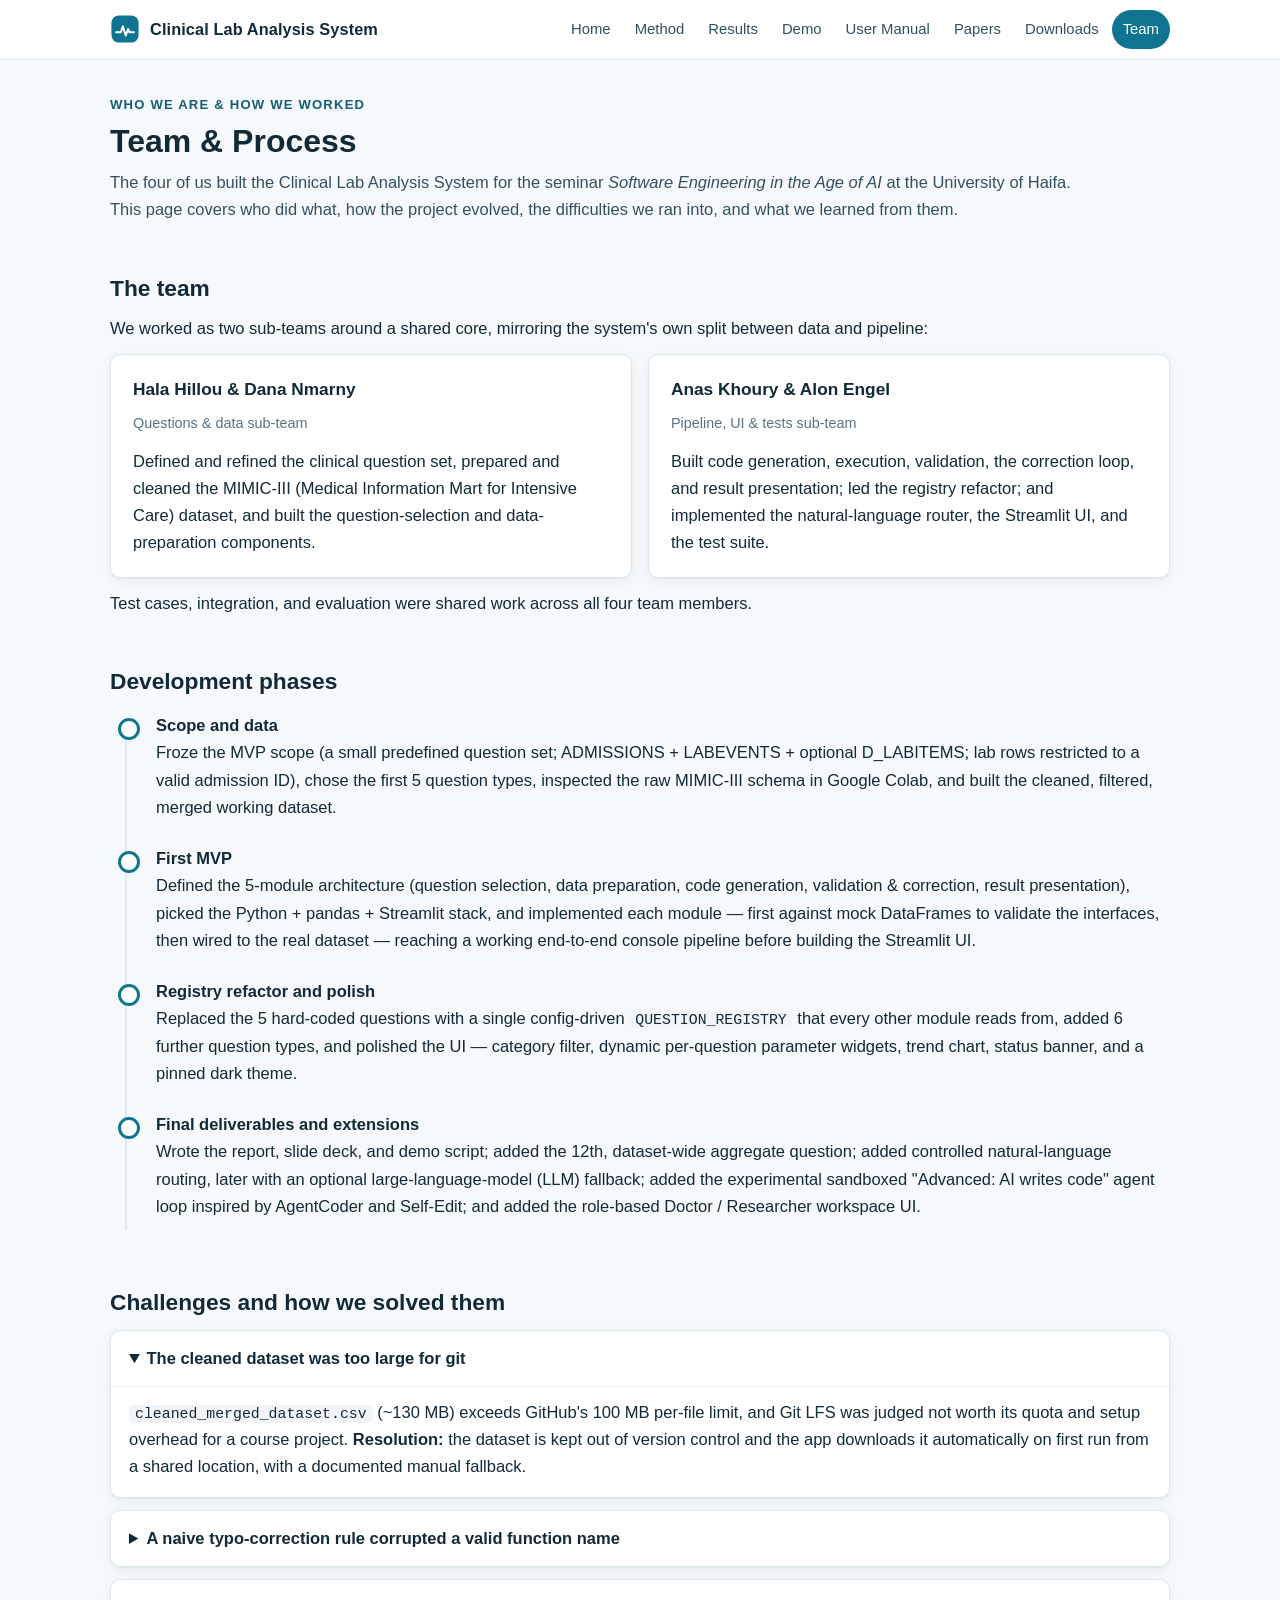
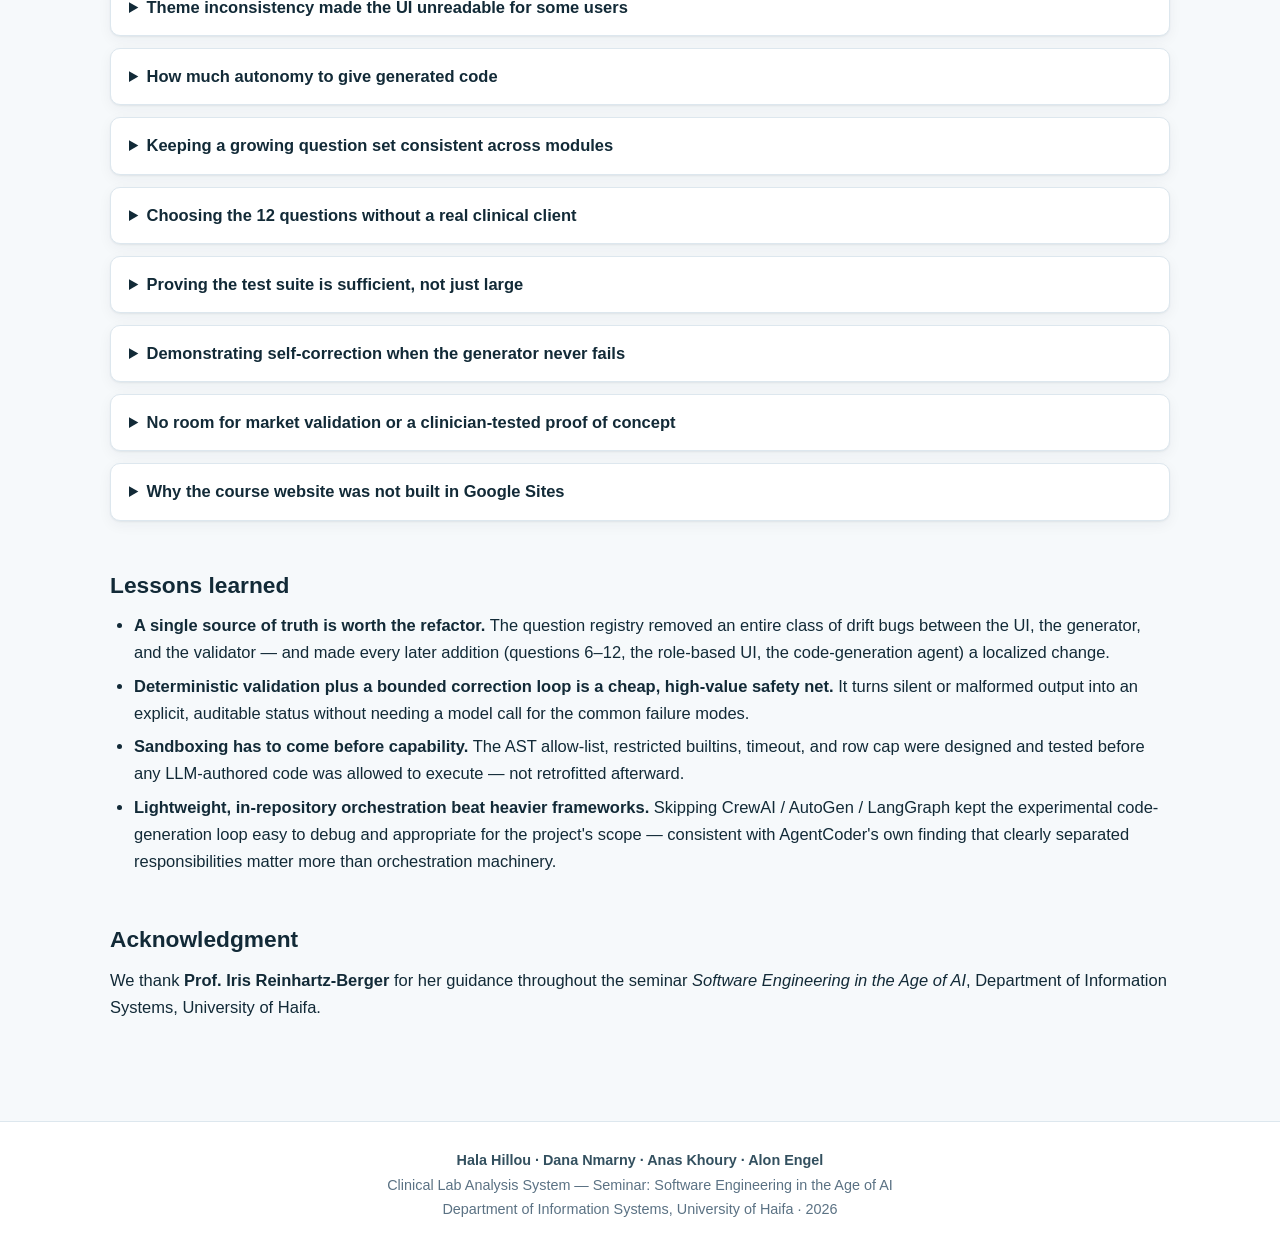
<file: team.htm>
<!DOCTYPE html>
<html lang="en">
<head>
<meta charset="utf-8">
<meta name="viewport" content="width=device-width, initial-scale=1">
<title>Team &amp; Process — Clinical Lab Analysis System</title>
<meta name="description" content="The team behind the Clinical Lab Analysis System, the development phases, the challenges met during development and their resolutions, and the lessons learned.">
<link rel="icon" href="data:image/svg+xml,%3Csvg xmlns='http://www.w3.org/2000/svg' viewBox='0 0 32 32'%3E%3Crect x='1.5' y='1.5' width='29' height='29' rx='8' fill='%230e7490'/%3E%3Cpath d='M6.5 19.5h5l2.2-6.5 3 10 2.6-7 1.4 3.5h4.8' stroke='%23ffffff' stroke-width='2.1' stroke-linecap='round' stroke-linejoin='round' fill='none'/%3E%3C/svg%3E">
<link rel="stylesheet" href="assets/style.css">
</head>
<body>

<header class="site-header">
  <div class="header-inner">
    <a class="brand" href="index.htm" aria-label="Clinical Lab Analysis System — home">
      <svg width="30" height="30" viewBox="0 0 32 32" fill="none" aria-hidden="true">
        <rect x="1.5" y="1.5" width="29" height="29" rx="8" fill="#0e7490"/>
        <path d="M6.5 19.5h5l2.2-6.5 3 10 2.6-7 1.4 3.5h4.8" stroke="#ffffff" stroke-width="2.1" stroke-linecap="round" stroke-linejoin="round" fill="none"/>
      </svg>
      Clinical Lab Analysis System
    </a>
    <nav class="site-nav" aria-label="Main navigation">
      <a href="index.htm">Home</a>
      <a href="method.htm">Method</a>
      <a href="results.htm">Results</a>
      <a href="demo.htm">Demo</a>
      <a href="manual.htm">User Manual</a>
      <a href="papers.htm">Papers</a>
      <a href="downloads.htm">Downloads</a>
      <a href="team.htm" class="active">Team</a>
    </nav>
  </div>
</header>

<main>

  <section>
    <p class="kicker">Who we are &amp; how we worked</p>
    <h1 class="page-title">Team &amp; Process</h1>
    <p class="page-lead">The four of us built the Clinical Lab Analysis System for the seminar <em>Software Engineering in the Age of AI</em> at the University of Haifa. This page covers who did what, how the project evolved, the difficulties we ran into, and what we learned from them.</p>
  </section>

  <section>
    <h2>The team</h2>
    <p>We worked as two sub-teams around a shared core, mirroring the system's own split between data and pipeline:</p>
    <div class="grid-2">
      <div class="card member">
        <h3>Hala Hillou &amp; Dana Nmarny</h3>
        <p class="role">Questions &amp; data sub-team</p>
        <p>Defined and refined the clinical question set, prepared and cleaned the MIMIC-III (Medical Information Mart for Intensive Care) dataset, and built the question-selection and data-preparation components.</p>
      </div>
      <div class="card member">
        <h3>Anas Khoury &amp; Alon Engel</h3>
        <p class="role">Pipeline, UI &amp; tests sub-team</p>
        <p>Built code generation, execution, validation, the correction loop, and result presentation; led the registry refactor; and implemented the natural-language router, the Streamlit UI, and the test suite.</p>
      </div>
    </div>
    <p style="margin-top:12px;">Test cases, integration, and evaluation were shared work across all four team members.</p>
  </section>

  <section>
    <h2>Development phases</h2>
    <ol class="timeline">
      <li>
        <strong>Scope and data</strong>
        Froze the MVP scope (a small predefined question set; ADMISSIONS + LABEVENTS + optional D_LABITEMS; lab rows restricted to a valid admission ID), chose the first 5 question types, inspected the raw MIMIC-III schema in Google Colab, and built the cleaned, filtered, merged working dataset.
      </li>
      <li>
        <strong>First MVP</strong>
        Defined the 5-module architecture (question selection, data preparation, code generation, validation &amp; correction, result presentation), picked the Python + pandas + Streamlit stack, and implemented each module — first against mock DataFrames to validate the interfaces, then wired to the real dataset — reaching a working end-to-end console pipeline before building the Streamlit UI.
      </li>
      <li>
        <strong>Registry refactor and polish</strong>
        Replaced the 5 hard-coded questions with a single config-driven <code>QUESTION_REGISTRY</code> that every other module reads from, added 6 further question types, and polished the UI — category filter, dynamic per-question parameter widgets, trend chart, status banner, and a pinned dark theme.
      </li>
      <li>
        <strong>Final deliverables and extensions</strong>
        Wrote the report, slide deck, and demo script; added the 12th, dataset-wide aggregate question; added controlled natural-language routing, later with an optional large-language-model (LLM) fallback; added the experimental sandboxed "Advanced: AI writes code" agent loop inspired by AgentCoder and Self-Edit; and added the role-based Doctor / Researcher workspace UI.
      </li>
    </ol>
  </section>

  <section>
    <h2>Challenges and how we solved them</h2>

    <details class="challenge" open>
      <summary>The cleaned dataset was too large for git</summary>
      <div class="body">
        <p><code>cleaned_merged_dataset.csv</code> (~130&nbsp;MB) exceeds GitHub's 100&nbsp;MB per-file limit, and Git LFS was judged not worth its quota and setup overhead for a course project. <strong>Resolution:</strong> the dataset is kept out of version control and the app downloads it automatically on first run from a shared location, with a documented manual fallback.</p>
      </div>
    </details>

    <details class="challenge">
      <summary>A naive typo-correction rule corrupted a valid function name</summary>
      <div class="body">
        <p>The first version of the rule-based corrector used plain substring replacement, so the fix for the typo <code>get_abnormal_result</code> silently rewrote the valid, longer identifier <code>get_abnormal_results_for_lab</code> — which contains that substring — into something else. <strong>Resolution:</strong> the corrector now matches whole identifiers only, using regex word boundaries, and a regression test pins this behavior.</p>
      </div>
    </details>

    <details class="challenge">
      <summary>Theme inconsistency made the UI unreadable for some users</summary>
      <div class="body">
        <p>Headers and cards were unreadable when a viewer's system theme did not match the app's assumptions. <strong>Resolution:</strong> the Streamlit theme was pinned explicitly in <code>.streamlit/config.toml</code>, so the app renders identically regardless of the viewer's OS or browser theme.</p>
      </div>
    </details>

    <details class="challenge">
      <summary>How much autonomy to give generated code</summary>
      <div class="body">
        <p>The initial scope decision excluded any LLM code generation from the MVP, since free-text questions would break the validator's assumption of known expected columns and could execute arbitrary code. The decision was later revisited — but only by adding a second, clearly optional and off-by-default path, gated by a purpose-built sandbox (an abstract-syntax-tree allow-list, restricted builtins, a worker-thread timeout, and a row cap) that was built and tested <em>before</em> any LLM-authored code was allowed to run at all, rather than by relaxing the guarantees of the trusted registry path.</p>
      </div>
    </details>

    <details class="challenge">
      <summary>Keeping a growing question set consistent across modules</summary>
      <div class="body">
        <p>As the question count grew from 5 toward 12, keeping the UI, code generator, validator, and pipeline in sync by hand became error-prone. <strong>Resolution:</strong> the registry refactor introduced <code>questions.py</code> as the single source of truth. Every component derives its behavior from the registry, so adding a new question now requires updating only one central definition.</p>
      </div>
    </details>

    <details class="challenge">
      <summary>Choosing the 12 questions without a real clinical client</summary>
      <div class="body">
        <p>The project had no doctor or researcher acting as a direct client, so no one could simply hand us the question list. <strong>Resolution:</strong> we grounded the scope in research — how Israeli health-fund portals present lab results (parts of Maccabi's Health Guide, Clalit's Your Health portal), the team's Part 1 data-analysis work, and iterative brainstorming sessions with an LLM (Claude) — then modeled two user profiles (Doctor: narrow, admission-specific answers; Researcher: patterns across the data) and accepted a question only if it met four engineering criteria: answerable from the dataset columns, matching the project goal, meaningful for one of the two profiles, and validatable with deterministic rules. The full rationale is on the <a href="method.htm">Method page</a>.</p>
      </div>
    </details>

    <details class="challenge">
      <summary>Proving the test suite is sufficient, not just large</summary>
      <div class="body">
        <p>A count like 170 tests says nothing by itself. <strong>Resolution:</strong> the suite was built risk-first and argued in terms of three kinds of coverage — <em>code</em> coverage (94% of lines, 85% gate enforced), <em>bug &amp; failure</em> coverage (negative tests for every error path, plus regression tests that pin previously fixed bugs), and <em>flow</em> coverage (end-to-end tests driving both role workspaces through all 12 questions). The breakdown is on the <a href="results.htm">Results page</a>.</p>
      </div>
    </details>

    <details class="challenge">
      <summary>Demonstrating self-correction when the generator never fails</summary>
      <div class="body">
        <p>The registry-driven generator never produces a typo on its own — which made the correction loop impossible to show in a live demo. <strong>Resolution:</strong> a "Demo: inject a typo" checkbox (available for questions 1–5) deliberately corrupts the generated function name, so any examiner can watch the loop detect the failure, repair the name, and re-run. The before/after is captured in the <a href="demo.htm">demo gallery</a>.</p>
      </div>
    </details>

    <details class="challenge">
      <summary>No room for market validation or a clinician-tested proof of concept</summary>
      <div class="body">
        <p>Within the size and time limits of a one-semester university seminar, there was no realistic way to run market validation or put the proof of concept in front of practicing clinicians — no real users, no external baseline system, and no time for a formal user study. <strong>Resolution:</strong> we treated this as an explicit scope limitation rather than papering over it. User needs were approximated through portal research and the two role profiles, the evaluation relied on internal baselines that ablate each guardrail (see <a href="results.htm">Results</a>), and the report's limitations section states the gap openly — with a clinician/researcher user study proposed in future work.</p>
      </div>
    </details>

    <details class="challenge">
      <summary>Why the course website was not built in Google Sites</summary>
      <div class="body">
        <p><strong>The first reason is the honest one: Google Sites is visually basic.</strong> Its templates are plain, customization is shallow, and it has no building blocks for the components this site relies on — the clinical design theme, stat tiles, coverage bars, the SVG pipeline diagram, styled tables, and the captioned screenshot gallery. The assignment explicitly grades aesthetics and uniformity, and our review of 39 past course sites showed Google Sites teams usually ending with the same generic default template. Standalone HTML/CSS was the only way to build a site that looks designed rather than assembled.</p>
        <p><strong>Self-contained files remove permission risk.</strong> Google Sites submissions often rely on Google Drive links, and several past sites had files behind permission walls or dead links. Our site keeps every PDF and PPTX inside the submitted folder with relative links, so it works offline from the unzipped folder with nothing external to break.</p>
        <p><strong>The submission is more durable.</strong> The zip is graded exactly as built. Google Sites requires ownership transfer and can later become private or login-walled, as happened to the 2019 team's Google Site. A standalone zip cannot lose permissions, disappear behind account access, or change after submission.</p>
        <p><strong>The precedent is accepted.</strong> Strong previous course submissions, including the 2024 cognitive-bias site and the 2023 Speedsters site, used standalone delivery. Course staff also republish standalone zips on GitHub Pages, so this is a normal accepted path.</p>
        <p><strong>It fits the software-engineering seminar.</strong> The site lives in Git, and automated checks verify internal links, relative links, image alt text, and packaging rules. <code>package.py</code> reproducibly builds the required zip format. Google Sites would make most of that manual clicking instead of an engineered, tested workflow.</p>
        <p><strong>Trade-off:</strong> Google Sites gives free hosting and easy WYSIWYG collaboration. We covered those needs with GitHub for collaboration and a standalone site that needs no hosting at all.</p>
      </div>
    </details>
  </section>

  <section>
    <h2>Lessons learned</h2>
    <ul>
      <li><strong>A single source of truth is worth the refactor.</strong> The question registry removed an entire class of drift bugs between the UI, the generator, and the validator — and made every later addition (questions 6–12, the role-based UI, the code-generation agent) a localized change.</li>
      <li><strong>Deterministic validation plus a bounded correction loop is a cheap, high-value safety net.</strong> It turns silent or malformed output into an explicit, auditable status without needing a model call for the common failure modes.</li>
      <li><strong>Sandboxing has to come before capability.</strong> The AST allow-list, restricted builtins, timeout, and row cap were designed and tested before any LLM-authored code was allowed to execute — not retrofitted afterward.</li>
      <li><strong>Lightweight, in-repository orchestration beat heavier frameworks.</strong> Skipping CrewAI / AutoGen / LangGraph kept the experimental code-generation loop easy to debug and appropriate for the project's scope — consistent with AgentCoder's own finding that clearly separated responsibilities matter more than orchestration machinery.</li>
    </ul>
  </section>

  <section>
    <h2>Acknowledgment</h2>
    <p>We thank <strong>Prof. Iris Reinhartz-Berger</strong> for her guidance throughout the seminar <em>Software Engineering in the Age of AI</em>, Department of Information Systems, University of Haifa.</p>
  </section>

</main>

<footer class="site-footer">
  <div><span class="names">Hala Hillou · Dana Nmarny · Anas Khoury · Alon Engel</span></div>
  <div>Clinical Lab Analysis System — Seminar: Software Engineering in the Age of AI</div>
  <div>Department of Information Systems, University of Haifa · 2026</div>
</footer>

</body>
</html>
</file>
<file: assets/style.css>
/* Clinical Lab Analysis System — course website
   Clean clinical light theme. Self-contained: system fonts only, no external requests. */

:root {
  --bg: #f6f9fb;
  --surface: #ffffff;
  --ink: #122a37;
  --ink-2: #33505f;
  --muted: #5b7284;
  --line: #dde7ee;
  --line-soft: #e9f1f6;
  --accent: #0e7490;        /* clinical teal-blue */
  --accent-strong: #155e75;
  --accent-soft: #e6f5f9;
  --accent-chip: #cff1f8;
  --good: #15803d;
  --good-soft: #eaf7ef;
  --warn: #b45309;
  --code-bg: #f1f5f9;
  --shadow: 0 1px 2px rgba(18, 42, 55, 0.06), 0 4px 14px rgba(18, 42, 55, 0.05);
  --radius: 10px;
}

* { box-sizing: border-box; }

html { scroll-behavior: smooth; }

body {
  margin: 0;
  background: var(--bg);
  color: var(--ink);
  font-family: -apple-system, BlinkMacSystemFont, "Segoe UI", Roboto, "Helvetica Neue", Arial, sans-serif;
  font-size: 16.5px;
  line-height: 1.65;
}

/* ---------- Header & navigation ---------- */

.site-header {
  position: sticky;
  top: 0;
  z-index: 50;
  background: rgba(255, 255, 255, 0.96);
  border-bottom: 1px solid var(--line);
  backdrop-filter: blur(6px);
}

.header-inner {
  max-width: 1100px;
  margin: 0 auto;
  padding: 10px 20px;
  display: flex;
  align-items: center;
  gap: 18px;
  flex-wrap: wrap;
}

.brand {
  display: flex;
  align-items: center;
  gap: 10px;
  text-decoration: none;
  color: var(--ink);
  font-weight: 700;
  font-size: 1.02rem;
  letter-spacing: 0.1px;
  white-space: nowrap;
}

.brand svg { flex: none; }

.site-nav {
  display: flex;
  flex-wrap: wrap;
  gap: 2px;
  margin-left: auto;
}

.site-nav a {
  text-decoration: none;
  color: var(--ink-2);
  font-size: 0.93rem;
  font-weight: 500;
  padding: 7px 11px;
  border-radius: 999px;
}

.site-nav a:hover { background: var(--accent-soft); color: var(--accent-strong); }

.site-nav a.active {
  background: var(--accent);
  color: #ffffff;
}

.site-nav a:focus-visible,
a:focus-visible,
button:focus-visible,
summary:focus-visible {
  outline: 3px solid var(--accent);
  outline-offset: 2px;
}

/* ---------- Layout ---------- */

main {
  max-width: 1100px;
  margin: 0 auto;
  padding: 34px 20px 56px;
}

section { margin: 0 0 44px; }

.page-title { margin: 6px 0 4px; font-size: 2rem; line-height: 1.25; }
.page-lead { color: var(--ink-2); max-width: 62rem; margin-top: 8px; }

.kicker {
  color: var(--accent-strong);
  font-weight: 700;
  font-size: 0.82rem;
  text-transform: uppercase;
  letter-spacing: 0.09em;
  margin: 0;
}

h2 {
  font-size: 1.42rem;
  line-height: 1.3;
  margin: 0 0 12px;
  padding-top: 6px;
}

h3 { font-size: 1.08rem; margin: 22px 0 8px; }

p { margin: 0 0 12px; }

ul, ol { margin: 0 0 14px; padding-left: 24px; }
li { margin-bottom: 6px; }

a { color: var(--accent-strong); }

hr.sep { border: 0; border-top: 1px solid var(--line); margin: 34px 0; }

/* ---------- Hero (home) ---------- */

.hero { padding: 12px 0 6px; }

.hero h1 {
  font-size: clamp(1.9rem, 4.4vw, 2.7rem);
  line-height: 1.16;
  margin: 10px 0 10px;
}

.hero .subtitle {
  font-size: 1.13rem;
  color: var(--ink-2);
  max-width: 56rem;
  margin: 0 0 14px;
}

.team-line { color: var(--ink-2); margin-bottom: 14px; }
.team-line strong { color: var(--ink); }

.chips { display: flex; flex-wrap: wrap; gap: 8px; margin: 4px 0 8px; padding: 0; list-style: none; }

.chip {
  background: var(--accent-chip);
  color: var(--accent-strong);
  border-radius: 999px;
  padding: 4px 12px;
  font-size: 0.84rem;
  font-weight: 600;
}

.chip.neutral { background: var(--line-soft); color: var(--ink-2); }

/* ---------- Callouts ---------- */

.callout {
  background: var(--accent-soft);
  border-left: 4px solid var(--accent);
  border-radius: 8px;
  padding: 16px 20px;
  margin: 18px 0;
}

.callout .label {
  font-size: 0.8rem;
  font-weight: 700;
  text-transform: uppercase;
  letter-spacing: 0.08em;
  color: var(--accent-strong);
  margin: 0 0 6px;
}

.callout p:last-child { margin-bottom: 0; }

.note {
  background: var(--line-soft);
  border-left: 4px solid var(--muted);
  border-radius: 8px;
  padding: 12px 18px;
  margin: 14px 0;
  color: var(--ink-2);
  font-size: 0.95rem;
}

/* ---------- Stat tiles ---------- */

.stats-row {
  display: grid;
  grid-template-columns: repeat(4, 1fr);
  gap: 14px;
  margin: 22px 0;
}

.stat {
  background: var(--surface);
  border: 1px solid var(--line);
  border-radius: var(--radius);
  box-shadow: var(--shadow);
  padding: 16px 18px;
}

.stat .value {
  font-size: 1.65rem;
  font-weight: 750;
  letter-spacing: -0.01em;
  color: var(--ink);
  line-height: 1.2;
}

.stat .label { color: var(--muted); font-size: 0.88rem; margin-top: 3px; }

/* ---------- Cards & grids ---------- */

.grid-2 { display: grid; grid-template-columns: 1fr 1fr; gap: 16px; }
.grid-3 { display: grid; grid-template-columns: repeat(3, 1fr); gap: 16px; }

.card {
  background: var(--surface);
  border: 1px solid var(--line);
  border-radius: var(--radius);
  box-shadow: var(--shadow);
  padding: 20px 22px;
}

.card h3 { margin-top: 0; }
.card p:last-child { margin-bottom: 0; }

a.card-link {
  display: block;
  text-decoration: none;
  color: inherit;
  transition: border-color 120ms ease, transform 120ms ease;
}

a.card-link:hover { border-color: var(--accent); transform: translateY(-2px); }

a.card-link .go { color: var(--accent-strong); font-weight: 600; font-size: 0.92rem; }

/* ---------- Buttons ---------- */

.btn-row { display: flex; flex-wrap: wrap; gap: 10px; margin: 12px 0 2px; }

.btn {
  display: inline-flex;
  align-items: center;
  gap: 8px;
  background: var(--accent);
  color: #ffffff;
  text-decoration: none;
  font-weight: 600;
  font-size: 0.93rem;
  padding: 9px 16px;
  border-radius: 8px;
  border: 1px solid var(--accent);
}

.btn:hover { background: var(--accent-strong); border-color: var(--accent-strong); }

.btn.secondary {
  background: var(--surface);
  color: var(--accent-strong);
  border: 1px solid var(--accent);
}

.btn.secondary:hover { background: var(--accent-soft); }

.btn .tag {
  background: rgba(255, 255, 255, 0.22);
  border-radius: 5px;
  font-size: 0.72rem;
  font-weight: 700;
  padding: 1px 6px;
  letter-spacing: 0.04em;
}

.btn.secondary .tag { background: var(--accent-chip); color: var(--accent-strong); }

/* ---------- Figures & gallery ---------- */

figure {
  margin: 18px 0;
  background: var(--surface);
  border: 1px solid var(--line);
  border-radius: var(--radius);
  box-shadow: var(--shadow);
  padding: 12px;
}

figure img {
  display: block;
  width: 100%;
  height: auto;
  border-radius: 6px;
  border: 1px solid var(--line-soft);
}

figcaption {
  color: var(--muted);
  font-size: 0.9rem;
  padding: 10px 4px 2px;
  line-height: 1.5;
}

figcaption strong { color: var(--ink-2); }

.gallery { display: grid; grid-template-columns: 1fr 1fr; gap: 16px; }
.gallery figure { margin: 0; }

/* ---------- Tables ---------- */

.table-wrap { overflow-x: auto; }

table.data {
  width: 100%;
  border-collapse: collapse;
  background: var(--surface);
  border: 1px solid var(--line);
  border-radius: var(--radius);
  box-shadow: var(--shadow);
  overflow: hidden;
  font-size: 0.95rem;
}

table.data th, table.data td {
  text-align: left;
  padding: 10px 14px;
  border-bottom: 1px solid var(--line-soft);
  vertical-align: top;
}

table.data th {
  background: var(--accent-soft);
  color: var(--accent-strong);
  font-size: 0.85rem;
  text-transform: uppercase;
  letter-spacing: 0.05em;
}

table.data tr:last-child td { border-bottom: 0; }

.badge-pass {
  color: var(--good);
  background: var(--good-soft);
  font-weight: 700;
  font-size: 0.82rem;
  border-radius: 999px;
  padding: 2px 10px;
  white-space: nowrap;
}

/* Coverage bar (sequential, single hue) */
.covbar {
  position: relative;
  background: var(--line-soft);
  border-radius: 999px;
  height: 10px;
  min-width: 130px;
  overflow: hidden;
}

.covbar > span {
  position: absolute;
  inset: 0 auto 0 0;
  background: var(--accent);
  border-radius: 999px;
}

td.covcell { min-width: 190px; }
.covnum { font-variant-numeric: tabular-nums; font-weight: 600; color: var(--ink-2); padding-right: 10px; }

/* ---------- Code ---------- */

code, pre {
  font-family: ui-monospace, "Cascadia Code", "Segoe UI Mono", Consolas, Menlo, monospace;
  font-size: 0.9em;
}

code {
  background: var(--code-bg);
  border-radius: 5px;
  padding: 1px 6px;
  color: var(--ink);
}

pre {
  background: var(--code-bg);
  border: 1px solid var(--line);
  border-radius: 8px;
  padding: 14px 16px;
  overflow-x: auto;
  line-height: 1.55;
}

pre code { background: none; padding: 0; }

/* ---------- Pipeline diagram ---------- */

.pipeline-wrap {
  background: var(--surface);
  border: 1px solid var(--line);
  border-radius: var(--radius);
  box-shadow: var(--shadow);
  padding: 18px;
  overflow-x: auto;
}

.pipeline-wrap svg { display: block; margin: 0 auto; min-width: 640px; }

/* ---------- Accordions (no JS needed) ---------- */

details.challenge {
  background: var(--surface);
  border: 1px solid var(--line);
  border-radius: var(--radius);
  box-shadow: var(--shadow);
  padding: 0;
  margin: 0 0 12px;
}

details.challenge summary {
  cursor: pointer;
  font-weight: 650;
  padding: 14px 18px;
  color: var(--ink);
  list-style-position: inside;
}

details.challenge[open] summary { border-bottom: 1px solid var(--line-soft); }

details.challenge .body { padding: 12px 18px 16px; }
details.challenge .body p:last-child { margin-bottom: 0; }

/* ---------- Timeline ---------- */

ol.timeline { list-style: none; padding: 0; margin: 16px 0; position: relative; }

ol.timeline::before {
  content: "";
  position: absolute;
  left: 15px;
  top: 8px;
  bottom: 8px;
  width: 2px;
  background: var(--line);
}

ol.timeline li {
  position: relative;
  padding: 0 0 18px 46px;
}

ol.timeline li::before {
  content: "";
  position: absolute;
  left: 8px;
  top: 6px;
  width: 16px;
  height: 16px;
  border-radius: 50%;
  background: var(--surface);
  border: 3px solid var(--accent);
}

ol.timeline li strong { display: block; }

/* ---------- Team ---------- */

.member .role { color: var(--muted); font-size: 0.9rem; }

/* ---------- Footer ---------- */

.site-footer {
  border-top: 1px solid var(--line);
  background: var(--surface);
  color: var(--muted);
  font-size: 0.9rem;
  text-align: center;
  padding: 26px 20px 30px;
  line-height: 1.7;
}

.site-footer .names { color: var(--ink-2); font-weight: 600; }

/* ---------- Responsive ---------- */

@media (max-width: 920px) {
  .stats-row { grid-template-columns: 1fr 1fr; }
  .grid-3 { grid-template-columns: 1fr 1fr; }
}

@media (max-width: 640px) {
  body { font-size: 16px; }
  .grid-2, .grid-3, .gallery { grid-template-columns: 1fr; }
  .site-nav { margin-left: 0; }
  .page-title { font-size: 1.6rem; }
}

@media print {
  .site-header, .btn-row { display: none; }
  body { background: #ffffff; }
  .card, figure, table.data, .stat { box-shadow: none; }
}
</file>
